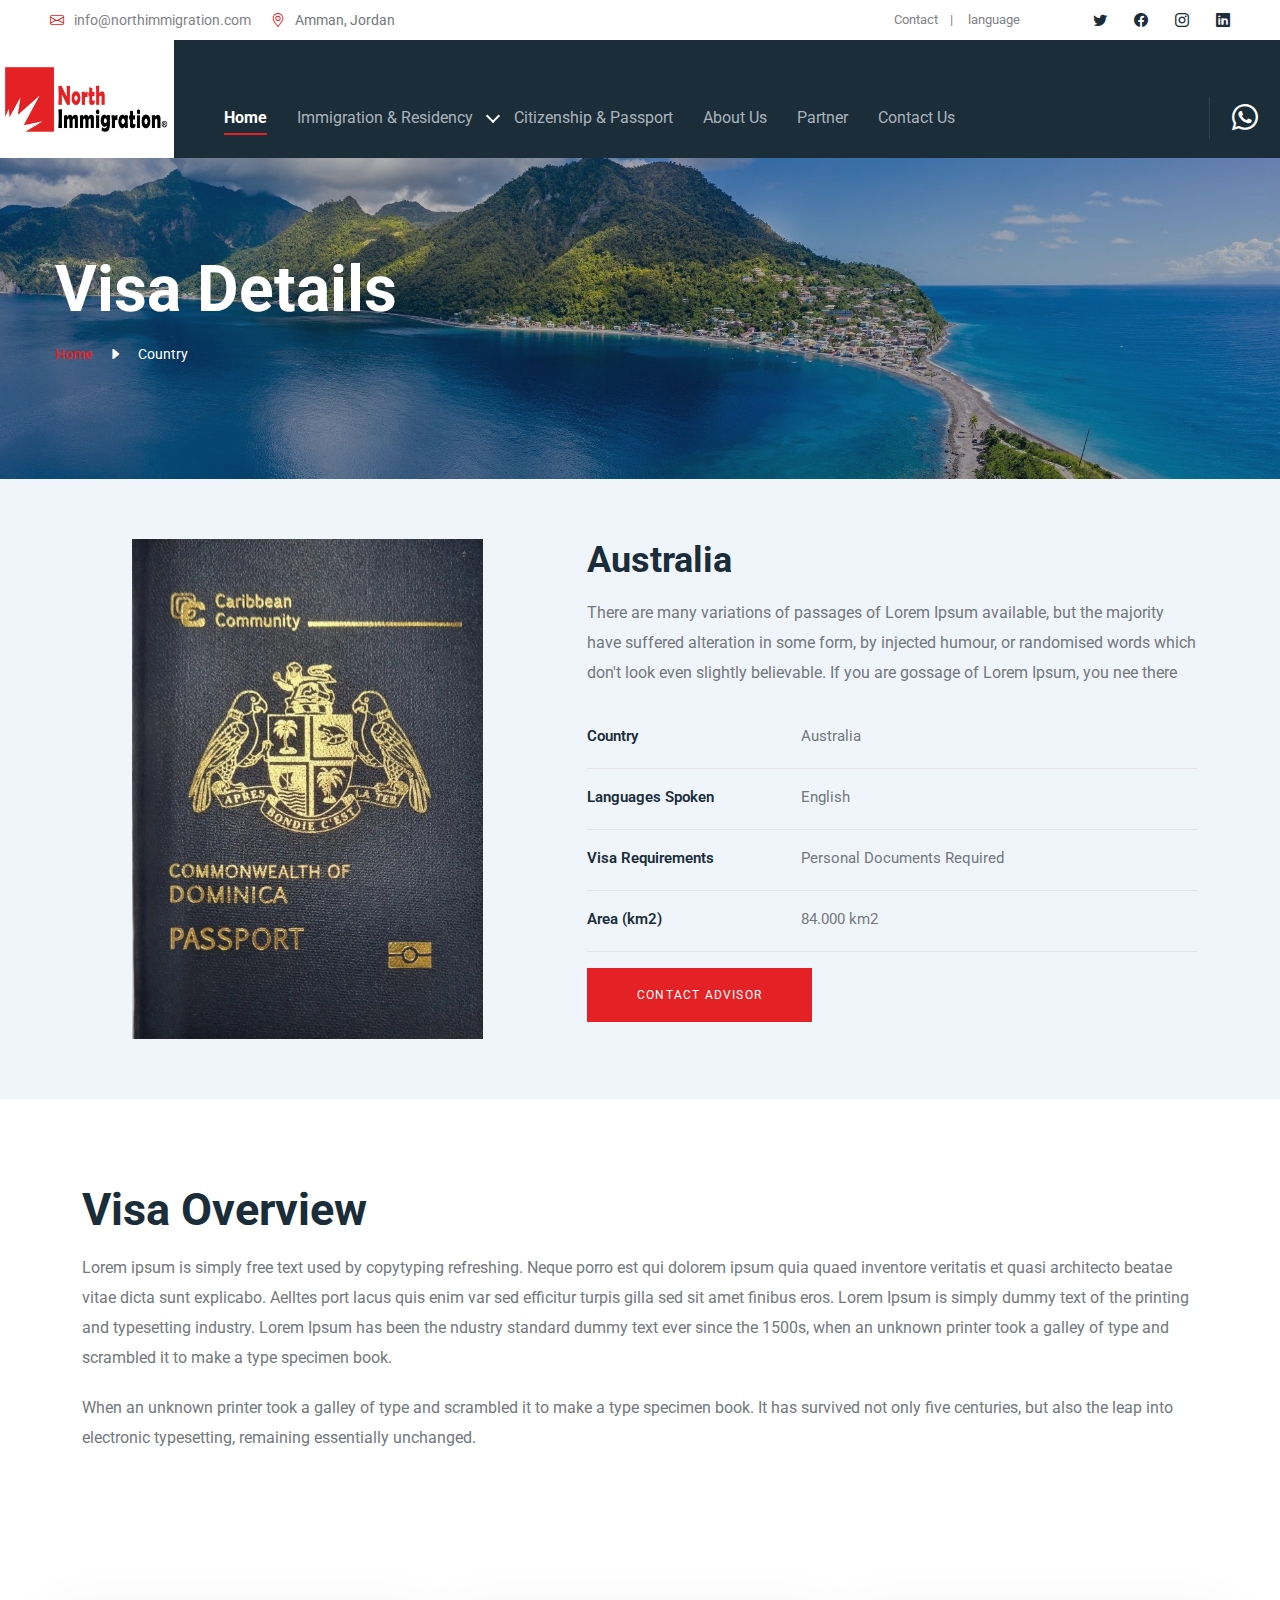
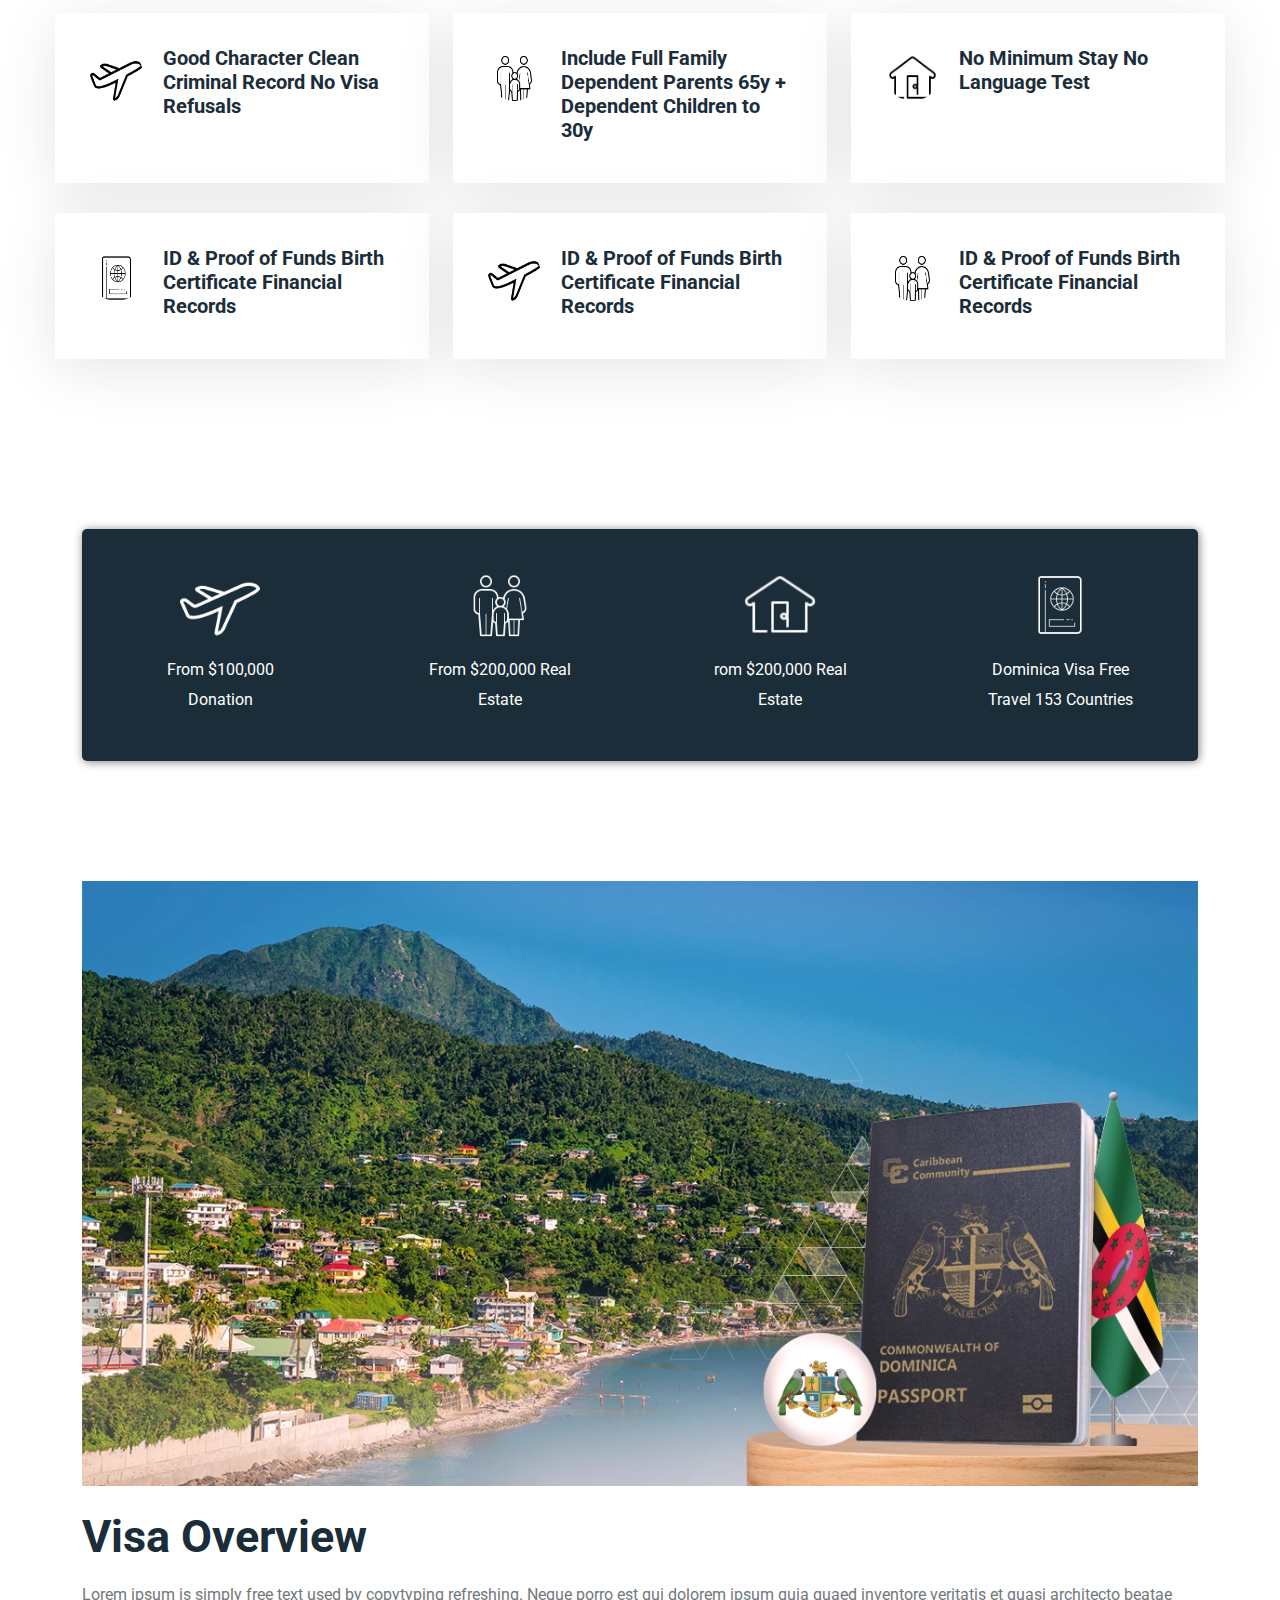
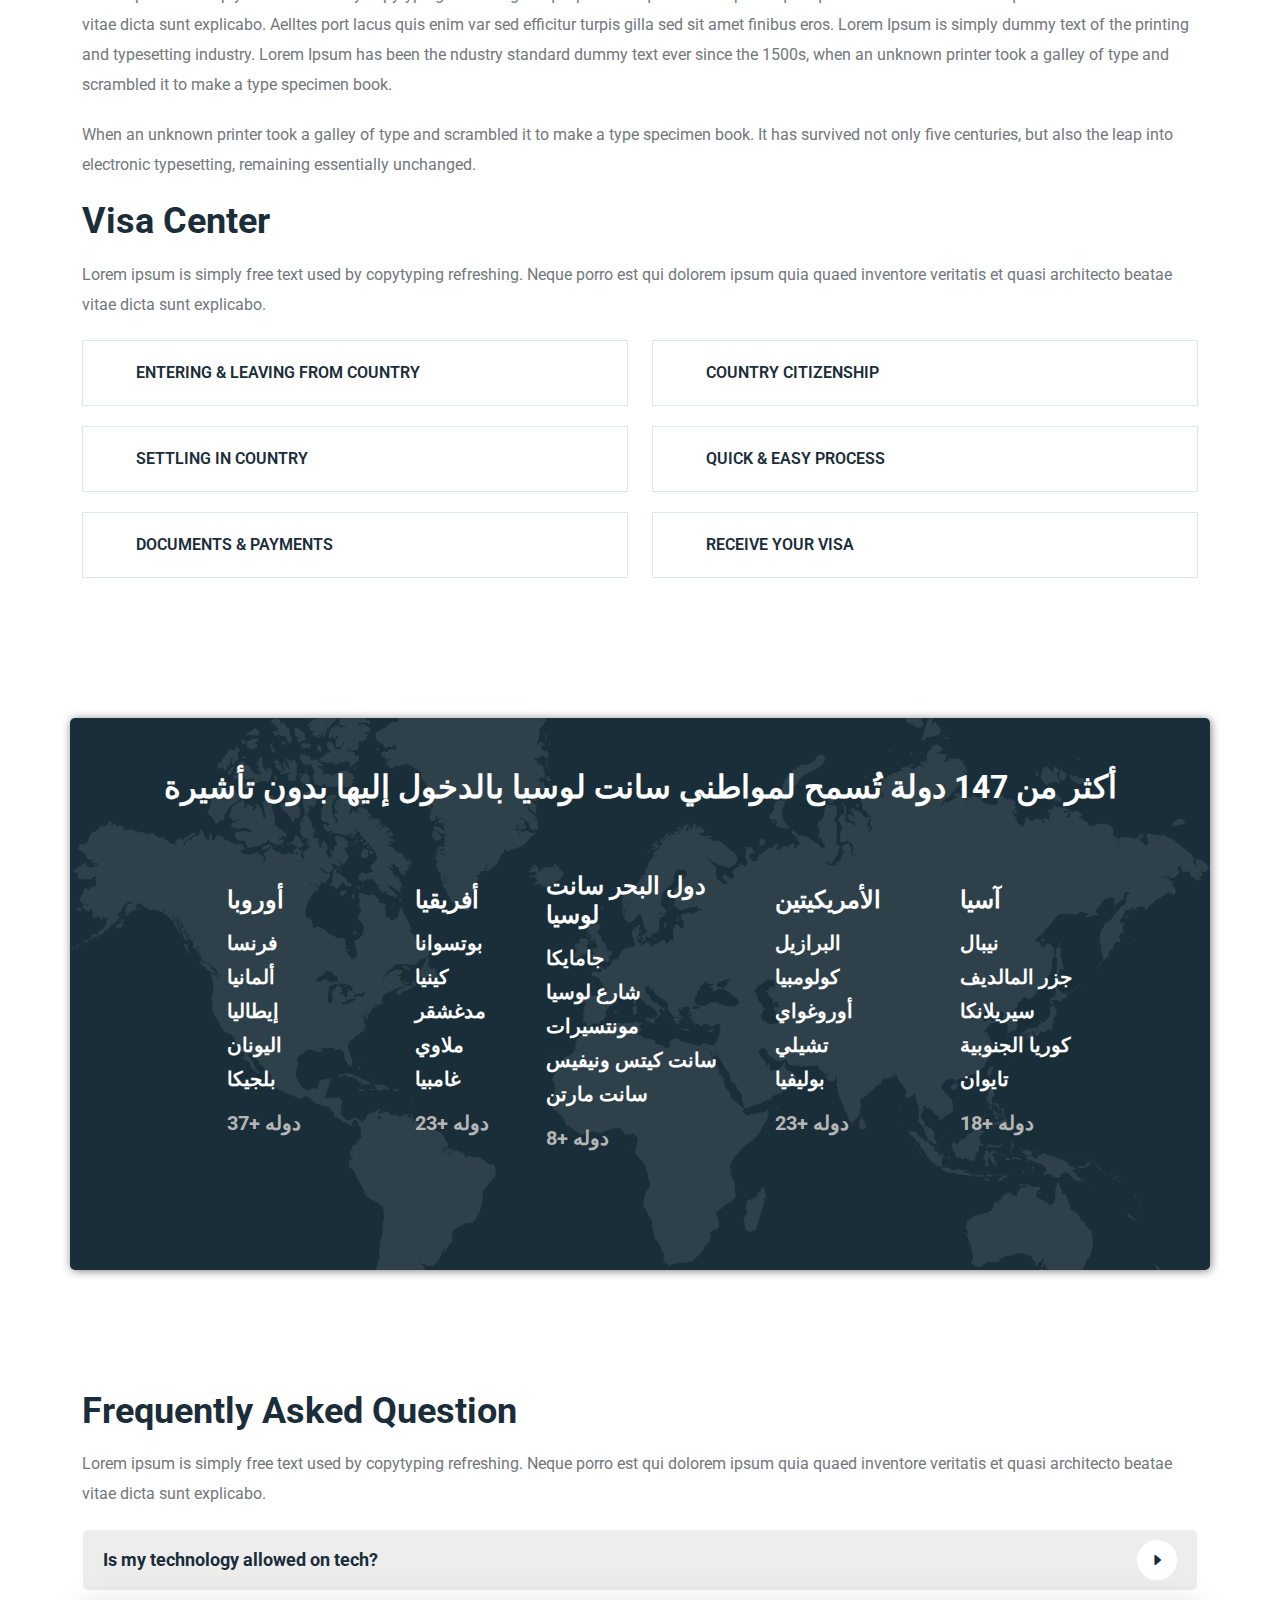
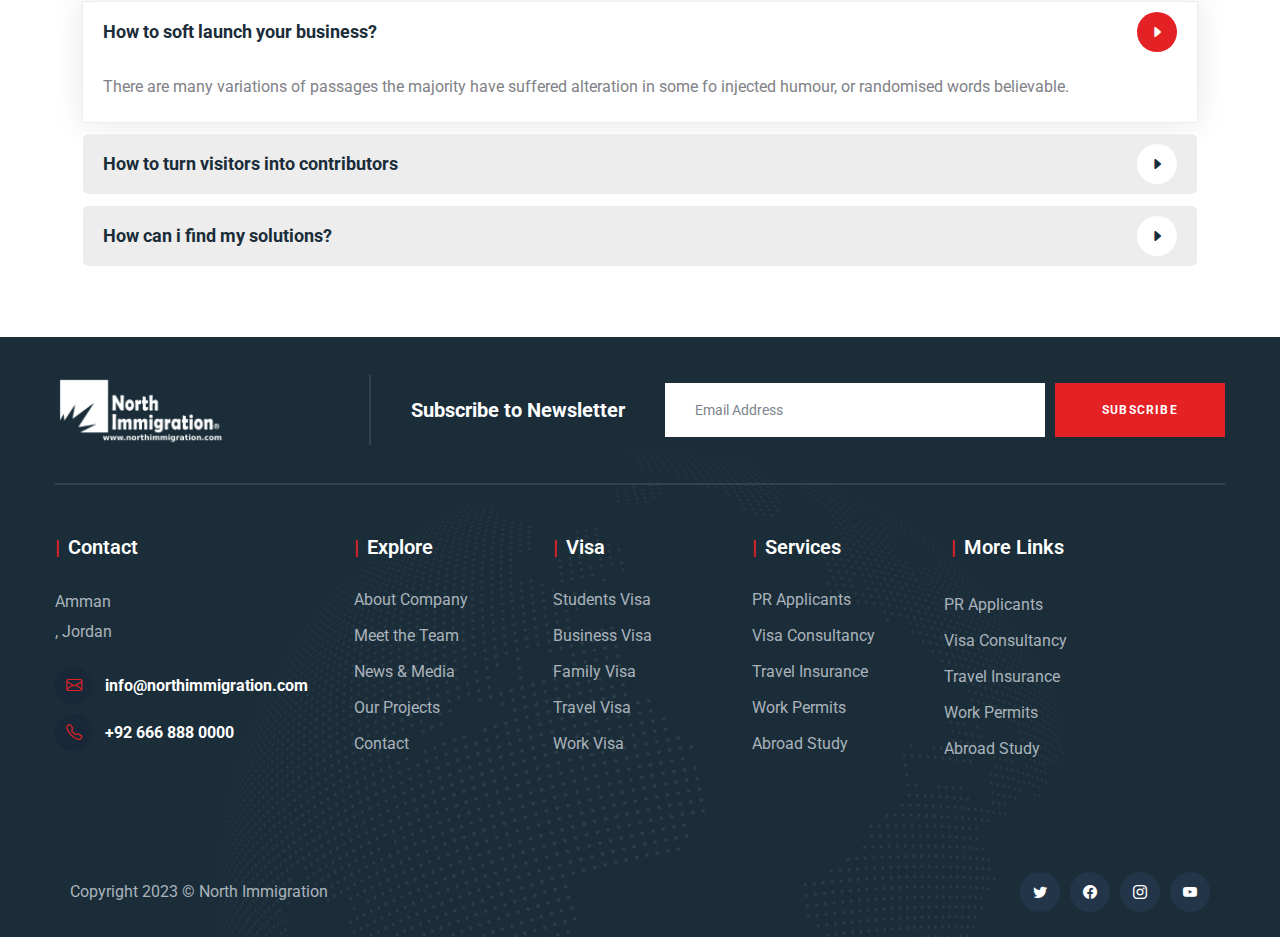
<file: internal-page.html>
<!DOCTYPE html>
<html lang="en">

<head>
    <meta charset="utf-8">
    <title>North Immigration | slogin</title>
    <meta http-equiv="X-UA-Compatible" content="IE=edge">
    <meta name="viewport" content="width=device-width, initial-scale=1.0, maximum-scale=1.0, user-scalable=0">

    <!-- Stylesheets -->
    <link href="assets/css/main/bootstrap.min.css" rel="stylesheet">
    <link rel="stylesheet" href="https://cdn.jsdelivr.net/npm/bootstrap-icons@1.10.5/font/bootstrap-icons.css">
    <link rel="stylesheet" href="https://cdn.jsdelivr.net/npm/swiper@10/swiper-bundle.min.css" />
    <link href="assets/css/style.css" rel="stylesheet">
    <link href="assets/css/main/header.css" rel="stylesheet">
    <link href="assets/css/main/footer.css" rel="stylesheet">
    <link href="assets/css/main/responsive.css" rel="stylesheet">
    <link href="assets/css/main/global.css" rel="stylesheet">
    <link href="assets/css/main/core.css" rel="stylesheet">
    <link href="assets/css/sections/about.css" rel="stylesheet">
    <link href="assets/css/sections/countries.css" rel="stylesheet">
    <link href="assets/css/sections/faq.css" rel="stylesheet">
    <link href="assets/css/sections/feature.css" rel="stylesheet">
    <link href="assets/css/sections/gallery.css" rel="stylesheet">
    <link href="assets/css/main/internal-page.css" rel="stylesheet">

    <!-- meta tag -->
    <link rel="shortcut icon" href="assets/img/main/favicon.ico" type="image/x-icon">
    <link rel="icon" href="assets/img/main/favicon.ico" type="image/x-icon">
</head>

<body>

    <div class="page-wrapper">
        <header class="main-header header-style-one">
            <!-- Header Top -->
            <div class="header-top">
                <div class="inner-container">

                    <div class="top-left">
                        <!-- Info List -->
                        <ul class="list-style-one">
                            <li><i class="bi bi-envelope"></i> <a
                                    href="mailto:info@northimmigration.com">info@northimmigration.com</a></li>
                            <li><i class="bi bi-geo-alt"></i> Amman, Jordan</li>
                        </ul>
                    </div>

                    <div class="top-right">
                        <ul class="useful-links">
                            <li><a href="#">Contact</a></li>
                            <li><a href="#">language</a></li>

                        </ul>
                    </div>
                </div>

                <div class="outer-box">
                    <ul class="social-icon-one">
                        <li><a href="#"><i class="bi bi-twitter"></i></a></li>
                        <li><a href="#"><i class="bi bi-facebook"></i></a></li>
                        <li><a href="#"><i class="bi bi-instagram"></i></a></li>
                        <li><a href="#"><i class="bi bi-linkedin"></i></a></li>
                    </ul>
                </div>
            </div>
            <!-- Header Top -->

            <!-- Header Lower -->
            <div class="header-lower">
                <!-- Main box -->
                <div class="main-box">
                    <div class="logo-box">
                        <div class="logo"><a href="index.html"><img src="assets/img/main/dark-logo.png" alt=""
                                    title="North Immigration"></a>
                        </div>
                    </div>

                    <!--Nav Box-->
                    <div class="nav-outer">
                        <nav class="nav main-menu">
                            <ul class="navigation">
                                <li class="current"><a href="index.html">Home</a>
                                </li>
                                <li class="dropdown"><a href="#">Immigration & Residency</a>
                                    <ul>
                                        <li class="dropdown"><a href="">Canada</a>
                                            <ul>
                                                <li><a href="">About Canada</a></li>
                                                <li><a href="">Express Entry Programs</a></li>
                                            </ul>
                                        </li>
                                        <li><a href="#">Australia</a></li>
                                        <li><a href="#">New Zealand</a></li>
                                        <li><a href="#">United Kingdom</a></li>
                                        <li><a href="#">United State of America</a></li>
                                        <li><a href="#">Portugal</a></li>
                                        <li><a href="#">Australia</a></li>
                                        <li><a href="#">Greece</a></li>
                                        <li><a href="#">Cyprus</a></li>
                                    </ul>
                                </li>
                                <li><a href="citizenship.html">Citizenship & Passport</a></li>
                                <li><a href="about-us.html">About Us</a></li>
                                <li><a href="partner.html">Partner</a></li>
                                <li><a href="contact-us.html">Contact Us</a></li>
                            </ul>
                        </nav>
                        <!-- Main Menu End-->
                        <div class="outer-box">


                            <div class="ui-btn-outer">
                                <a href="https://api.whatsapp.com/send?phone=+96599935797" class="ui-btn search-btn">
                                    <i class="bi bi-whatsapp"></i>
                                </a>
                            </div>

                            <a href="#" class="theme-btn btn-style-one bg-theme-color3"><span class="btn-title">Book a
                                    consultation</span></a>

                            <!-- Mobile Nav toggler -->
                            <div class="mobile-nav-toggler"><span class="bi bi-list"></span></div>
                        </div>
                    </div>
                </div>
            </div>
            <!-- End Header Lower -->

            <!-- Mobile Menu  -->
            <div class="mobile-menu">
                <div class="menu-backdrop"></div>

                <!--Here Menu Will Come Automatically Via Javascript / Same Menu as in Header-->
                <nav class="menu-box">
                    <div class="upper-box">
                        <div class="nav-logo"><a href="index.html"><img src="assets/img/main/dark-logo.png" alt=""
                                    title=""></a>
                        </div>
                        <div class="close-btn"><i class="bi bi-x-lg"></i></div>
                    </div>

                    <ul class="navigation clearfix">
                        <!--Keep This Empty / Menu will come through Javascript-->
                    </ul>
                    <ul class="contact-list-one">
                        <li>
                            <!-- Contact Info Box -->
                            <div class="contact-info-box">
                                <i class="icon lnr-icon-phone-handset"></i>
                                <span class="title">Call Now</span>
                                <a href="tel:+92880098670">+926</a>
                            </div>
                        </li>
                        <li>
                            <!-- Contact Info Box -->
                            <div class="contact-info-box">
                                <span class="icon lnr-icon-envelope1"></span>
                                <span class="title">Send Email</span>
                                <a href="mailto:help@company.com">@</a>
                            </div>
                        </li>
                        <li>
                            <!-- Contact Info Box -->
                            <div class="contact-info-box">
                                <span class="icon lnr-icon-clock"></span>
                                <span class="title">Send Email</span>
                                Mon - Sat 8:00 - 6:30, Sunday - CLOSED
                            </div>
                        </li>
                    </ul>


                    <ul class="social-links">
                        <li><a href="#"><i class="bi bi-twitter"></i></a></li>
                        <li><a href="#"><i class="bi bi-facebook"></i></a></li>
                        <li><a href="#"><i class="bi bi-instagram"></i></a></li>
                        <li><a href="#"><i class="bi bi-linkedin"></i></a></li>
                    </ul>
                </nav>
            </div><!-- End Mobile Menu -->

            <!-- Header Search -->
            <div class="search-popup">
                <span class="search-back-drop"></span>
                <button class="close-search"><span class="fa fa-times"></span></button>

                <div class="search-inner">
                    <form method="post" action="index.html">
                        <div class="form-group">
                            <input type="search" name="search-field" value="" placeholder="Search..." required="">
                            <button type="submit"><i class="fa fa-search"></i></button>
                        </div>
                    </form>
                </div>
            </div>
            <!-- End Header Search -->

            <!-- Sticky Header  -->
            <div class="sticky-header">
                <div class="auto-container">
                    <div class="inner-container">
                        <!--Logo-->
                        <div class="logo">
                            <a href="index.html" title=""><img src="assets/img/main/dark-logo.png" alt="" title=""></a>
                        </div>

                        <!--Right Col-->
                        <div class="nav-outer">
                            <!-- Main Menu -->
                            <nav class="main-menu">
                                <div class="navbar-collapse show collapse clearfix">
                                    <ul class="navigation clearfix">
                                        <!--Keep This Empty / Menu will come through Javascript-->
                                    </ul>
                                </div>
                            </nav><!-- Main Menu End-->

                            <!--Mobile Navigation Toggler-->
                            <div class="mobile-nav-toggler"><span class="bi bi-list"></span></div>
                        </div>
                    </div>
                </div>
            </div><!-- End Sticky Menu -->
        </header>
        <section class="page-title"
            style="background-image: url(assets/img//internal-page/Dominica-Citizenship-by-Investment-e1670432158506.jpg);">
            <div class="auto-container">
                <div class="title-outer">
                    <h1 class="title">Visa Details</h1>
                    <ul class="page-breadcrumb">
                        <li><a href="index.html">Home</a><i class="bi bi-caret-right-fill"></i></li>
                        <li>Country</li>
                    </ul>
                </div>
            </div>
        </section>
        <section class="country-details">
            <div class="container">
                <div class="row">
                    <div class="col-lg-5 col-md-12">
                        <div class="country-details__img"> <img src="assets/img/internal-page/dominicapassport.webp"
                                alt=""> </div>
                    </div>
                    <div class="col-lg-7 col-md-12">
                        <div class="country-content">
                            <h3>Australia</h3>
                            <p>There are many variations of passages of Lorem Ipsum available, but the majority have
                                suffered alteration in some form, by injected humour, or randomised words which don't
                                look even slightly believable. If you are gossage of Lorem Ipsum, you nee there</p>
                            <ul class="country-details-list">
                                <li>
                                    <span>Country</span>
                                    <span>Australia</span>
                                </li>
                                <li>
                                    <span>Languages Spoken</span>
                                    <span>English</span>
                                </li>
                                <li>
                                    <span>Visa Requirements</span>
                                    <span>Personal Documents Required</span>
                                </li>
                                <li>
                                    <span>Area (km2)</span>
                                    <span>84.000 km2</span>
                                </li>
                            </ul>
                            <div class="mt-3">
                                <a href="contact-us.html" class="theme-btn btn-style-one">Contact Advisor</a>
                            </div>
                        </div>
                    </div>
                </div>
            </div>
        </section>
        <section class="services-details">
            <div class="container">
                <div class="row">
                    <div class="col-xl-12 col-lg-12">
                        <div class="services-details__content"> 
                            <h2 class="mt-4">Visa Overview</h2>
                            <p>Lorem ipsum is simply free text used by copytyping refreshing. Neque porro est qui
                                dolorem ipsum quia quaed inventore veritatis et quasi architecto beatae vitae dicta sunt
                                explicabo. Aelltes port lacus quis enim var sed efficitur turpis gilla sed sit amet
                                finibus eros. Lorem Ipsum is simply dummy text of the printing and typesetting industry.
                                Lorem Ipsum has been the ndustry standard dummy text ever since the 1500s, when an
                                unknown printer took a galley of type and scrambled it to make a type specimen book.</p>
                            <p>When an unknown printer took a galley of type and scrambled it to make a type specimen
                                book. It has survived not only five centuries, but also the leap into electronic
                                typesetting, remaining essentially unchanged. </p> 
                        </div>
                    </div>
                </div>
            </div>
        </section>
        <section class="countries-section-three">
            <div class="anim-icons">
                <span class="icon icon-object-1"></span>
            </div>
            <div class="outer-box">
                <div class="auto-container">
                    <div class="row">
                        <div class="country-block-three col-lg-4 col-md-6 col-sm-12">
                            <div class="inner-box">
                                <div class="content">
                                    <div class="flag"><img src="assets/img/internal-page/icons8-airplane-100.png" class="flag-icon-mini" alt=""></div>
                                    <h5 class="title">Good Character
                                        Clean Criminal Record
                                        No Visa Refusals </h5>
                                </div>
                            </div>
                        </div>
                        <div class="country-block-three col-lg-4 col-md-6 col-sm-12">
                            <div class="inner-box">
                                <div class="content">
                                    <div class="flag"><img src="assets/img/internal-page/icons8-family-100.png" class="flag-icon-mini" alt=""></div>
                                    <h5 class="title"> Include Full Family
                                        Dependent Parents 65y +
                                        Dependent Children to 30y</h5>
                                </div>
                            </div>
                        </div>
                        <div class="country-block-three col-lg-4 col-md-6 col-sm-12">
                            <div class="inner-box">
                                <div class="content">
                                    <div class="flag"><img src="assets/img/internal-page/icons8-home-64.png" class="flag-icon-mini" alt=""></div>
                                    <h5 class="title">No Minimum Stay
                                        No Language Test</h5>
                                </div>
                            </div>
                        </div>
                        <div class="country-block-three col-lg-4 col-md-6 col-sm-12">
                            <div class="inner-box">
                                <div class="content">
                                    <div class="flag"><img src="assets/img/internal-page/icons8-passport-100.png" class="flag-icon-mini" alt=""></div>
                                    <h5 class="title">ID & Proof of Funds
                                        Birth Certificate
                                        Financial Records</h5>
                                </div>
                            </div>
                        </div>
                        <div class="country-block-three col-lg-4 col-md-6 col-sm-12">
                            <div class="inner-box">
                                <div class="content">
                                    <div class="flag"><img src="assets/img/internal-page/icons8-airplane-100.png" class="flag-icon-mini" alt=""></div>
                                    <h5 class="title">ID & Proof of Funds
                                        Birth Certificate
                                        Financial Records</h5>
                                </div>
                            </div>
                        </div>
                        <div class="country-block-three col-lg-4 col-md-6 col-sm-12">
                            <div class="inner-box">
                                <div class="content">
                                    <div class="flag"><img src="assets/img/internal-page/icons8-family-100.png" class="flag-icon-mini" alt=""></div>
                                    <h5 class="title">ID & Proof of Funds
                                        Birth Certificate
                                        Financial Records</h5>
                                </div>
                            </div>
                        </div>
                    </div>
                </div>
            </div>
        </section>
        <section>
            <div class="container">
                <div class="block icon-items-list ">
                    <div class="row pt-3 pb-3">
                        <div class="list col-lg-3 col-md-3 col-sm-6 "> <img
                                src="assets/img/internal-page/icons8-airplane-100.png" class="internal-icon" alt="">
                            <p >From $100,000 Donation </p>
                        </div>
                        <div class="list col-lg-3 col-md-3 col-sm-6 "> <img
                                src="assets/img/internal-page/icons8-family-100.png" class="internal-icon" alt="">
                            <p >From $200,000 Real Estate </p>
                        </div>
                        <div class="list col-lg-3 col-md-3 col-sm-6 "> <img
                                src="assets/img/internal-page/icons8-home-64.png" class="internal-icon" alt="">
                            <p >rom $200,000 Real Estate</p>
                        </div>
                        <div class="list col-lg-3 col-md-3 col-sm-6 "> <img
                                src="assets/img/internal-page/icons8-passport-100.png" class="internal-icon" alt="">
                            <p >Dominica Visa Free Travel 153 Countries </p>
                        </div>
                    </div>
                </div>
            </div>

        </section>
        <section class="services-details">
            <div class="container">
                <div class="row">
                    <div class="col-xl-12 col-lg-12">
                        <div class="services-details__content">
                            <img src="assets/img/banner/dominica.webp" alt="" />
                            <h2 class="mt-4">Visa Overview</h2>
                            <p>Lorem ipsum is simply free text used by copytyping refreshing. Neque porro est qui
                                dolorem ipsum quia quaed inventore veritatis et quasi architecto beatae vitae dicta sunt
                                explicabo. Aelltes port lacus quis enim var sed efficitur turpis gilla sed sit amet
                                finibus eros. Lorem Ipsum is simply dummy text of the printing and typesetting industry.
                                Lorem Ipsum has been the ndustry standard dummy text ever since the 1500s, when an
                                unknown printer took a galley of type and scrambled it to make a type specimen book.</p>
                            <p>When an unknown printer took a galley of type and scrambled it to make a type specimen
                                book. It has survived not only five centuries, but also the leap into electronic
                                typesetting, remaining essentially unchanged. </p>
                            <div class="content mt-40">
                                <div class="text">
                                    <h3>Visa Center</h3>
                                    <p>Lorem ipsum is simply free text used by copytyping refreshing. Neque porro est
                                        qui dolorem ipsum quia quaed inventore veritatis et quasi architecto beatae
                                        vitae dicta sunt explicabo.</p>
                                </div>
                                <div class="feature-list">
                                    <div class="row clearfix">
                                        <div class="col-lg-6 col-md-6 col-sm-12 column">
                                            <div class="single-item">
                                                <div class="icon-box"></div>
                                                <h6 class="title">Entering & Leaving From Country</h6>
                                            </div>
                                        </div>
                                        <div class="col-lg-6 col-md-6 col-sm-12 column">
                                            <div class="single-item">
                                                <div class="icon-box"><i class="fas fa-check-circle"></i></div>
                                                <h6 class="title">Country Citizenship</h6>
                                            </div>
                                        </div>
                                        <div class="col-lg-6 col-md-6 col-sm-12 column">
                                            <div class="single-item">
                                                <div class="icon-box"><i class="fas fa-check-circle"></i></div>
                                                <h6 class="title">Settling In Country</h6>
                                            </div>
                                        </div>
                                        <div class="col-lg-6 col-md-6 col-sm-12 column">
                                            <div class="single-item">
                                                <div class="icon-box"><i class="fas fa-check-circle"></i></div>
                                                <h6 class="title">Quick & Easy Process</h6>
                                            </div>
                                        </div>
                                        <div class="col-lg-6 col-md-6 col-sm-12 column">
                                            <div class="single-item">
                                                <div class="icon-box"><i class="fas fa-check-circle"></i></div>
                                                <h6 class="title">Documents & Payments</h6>
                                            </div>
                                        </div>
                                        <div class="col-lg-6 col-md-6 col-sm-12 column">
                                            <div class="single-item">
                                                <div class="icon-box"><i class="fas fa-check-circle"></i></div>
                                                <h6 class="title">Receive Your Visa</h6>
                                            </div>
                                        </div>
                                    </div>
                                </div>
                            </div>

                        </div>
                    </div>
                </div>
            </div>
        </section>
        <section class="open-country">
            <div class="container">
                <div class="row">
                    <div class="country-list-main"
                        style="background-image:url(assets/img/internal-page/country-bg.png);">
                        <div class="title-head">
                            <h2>أكثر من 147 دولة تُسمح لمواطني سانت لوسيا بالدخول إليها بدون تأشيرة</h2>
                        </div>
                        <div class="country-list-visa">
                            <div class="country-visa">
                                <h4>أوروبا</h4>
                                <div>
                                    <h5>فرنسا</h5>
                                    <h5>ألمانيا</h5>
                                    <h5>إيطاليا</h5>
                                    <h5>اليونان</h5>
                                    <h5>بلجيكا</h5>
                                    <h5> دوله +37 </h5>
                                </div>
                            </div>
                            <div class="country-visa">
                                <h4>أفريقيا</h4>
                                <div>
                                    <h5>بوتسوانا</h5>
                                    <h5>كينيا</h5>
                                    <h5>مدغشقر</h5>
                                    <h5>ملاوي</h5>
                                    <h5>غامبيا</h5>
                                    <h5> دوله +23 </h5>
                                </div>
                            </div>
                            <div class="country-visa">
                                <h4> دول البحر سانت لوسيا </h4>
                                <div>
                                    <h5>جامايكا</h5>
                                    <h5> شارع لوسيا</h5>
                                    <h5>مونتسيرات</h5>
                                    <h5> سانت كيتس ونيفيس</h5>
                                    <h5> سانت مارتن</h5>
                                    <h5> دوله +8 </h5>
                                </div>
                            </div>
                            <div class="country-visa">
                                <h4>الأمريكيتين</h4>
                                <div>
                                    <h5>البرازيل</h5>
                                    <h5>كولومبيا</h5>
                                    <h5>أوروغواي</h5>
                                    <h5>تشيلي</h5>
                                    <h5>بوليفيا</h5>
                                    <h5> دوله +23 </h5>
                                </div>
                            </div>
                            <div class="country-visa">
                                <h4>آسيا</h4>
                                <div>
                                    <h5>نيبال</h5>
                                    <h5>جزر المالديف</h5>
                                    <h5>سيريلانكا</h5>
                                    <h5> كوريا الجنوبية
                                    </h5>
                                    <h5>تايوان</h5>
                                    <h5> دوله +18 </h5>
                                </div>
                            </div>
                        </div>
                    </div>
                </div>
            </div>
        </section>
        <section>
            <div class="container">
                <div class="row">
                    <div class=" mt-25">
                        <h3>Frequently Asked Question</h3>
                        <p>Lorem ipsum is simply free text used by copytyping refreshing. Neque porro est qui
                            dolorem ipsum quia quaed inventore veritatis et quasi architecto beatae vitae dicta
                            sunt explicabo.</p>
                        <ul class="accordion-box wow fadeInRight">
                            <!--Block-->
                            <li class="accordion block">
                                <div class="acc-btn">Is my technology allowed on tech?
                                    <div class="icon bi bi-caret-right-fill"></div>
                                </div>
                                <div class="acc-content">
                                    <div class="content">
                                        <div class="text">There are many variations of passages the majority
                                            have suffered alteration in some fo injected humour, or randomised
                                            words believable.</div>
                                    </div>
                                </div>
                            </li>
                            <!--Block-->
                            <li class="accordion block active-block">
                                <div class="acc-btn active">How to soft launch your business?
                                    <div class="icon bi bi-caret-right-fill"></div>
                                </div>
                                <div class="acc-content current">
                                    <div class="content">
                                        <div class="text">There are many variations of passages the majority
                                            have suffered alteration in some fo injected humour, or randomised
                                            words believable.</div>
                                    </div>
                                </div>
                            </li>
                            <!--Block-->
                            <li class="accordion block">
                                <div class="acc-btn">How to turn visitors into contributors
                                    <div class="icon bi bi-caret-right-fill"></div>
                                </div>
                                <div class="acc-content">
                                    <div class="content">
                                        <div class="text">There are many variations of passages the majority
                                            have suffered alteration in some fo injected humour, or randomised
                                            words believable.</div>
                                    </div>
                                </div>
                            </li>
                            <!--Block-->
                            <li class="accordion block">
                                <div class="acc-btn">How can i find my solutions?
                                    <div class="icon bi bi-caret-right-fill"></div>
                                </div>
                                <div class="acc-content">
                                    <div class="content">
                                        <div class="text">There are many variations of passages the majority
                                            have suffered alteration in some fo injected humour, or randomised
                                            words believable.</div>
                                    </div>
                                </div>
                            </li>
                        </ul>
                    </div>
                </div>
            </div>
        </section>
        <footer class="main-footer">
            <div class="auto-container">
                <div class="upper-box">
                    <div class="logo"><a href="index.html"><img src="assets/img/main/light-logo.png" alt=""></a></div>
                    <div class="subscribe-form">
                        <h5 class="title">Subscribe to Newsletter</h5>
                        <form method="post" action="#">
                            <div class="form-group">
                                <input type="email" name="email" class="email" value="" placeholder="Email Address"
                                    required="">
                                <button type="button" class="theme-btn btn-style-one"><span
                                        class="btn-title">Subscribe</span></button>
                            </div>
                        </form>
                    </div>
                </div>
            </div>

            <!--Widgets Section-->
            <div class="widgets-section">
                <div class="auto-container">
                    <div class="row">
                        <!--Footer Column-->
                        <div class="footer-column col-xl-3 col-lg-4">
                            <div class="footer-widget about-widget">
                                <h5 class="widget-title">Contact</h5>
                                <div class="text">Amman <br>, Jordan</div>
                                <ul class="contact-info">
                                    <li><i class="bi bi-envelope"></i> <a
                                            href="mailto:info@northimmigration.com">info@northimmigration.com</a><br>
                                    </li>
                                    <li><i class="bi bi-telephone"></i> <a href="tel:+926668880000">+92 666 888
                                            0000</a><br></li>
                                </ul>
                            </div>
                        </div>

                        <!--Footer Column-->
                        <div class="footer-column col-xl-6 col-lg-8 col-md-12 mb-0">
                            <div class="footer-widget links-widget">
                                <div class="row">
                                    <div class="col-lg-4 col-md-4 col-sm-12">
                                        <h5 class="widget-title">Explore</h5>
                                        <ul class="user-links">
                                            <li><a href="#">About Company</a></li>
                                            <li><a href="#">Meet the Team</a></li>
                                            <li><a href="#">News & Media</a></li>
                                            <li><a href="#">Our Projects</a></li>
                                            <li><a href="#">Contact</a></li>
                                        </ul>
                                    </div>

                                    <div class="col-lg-4 col-md-4 col-sm-12">
                                        <h5 class="widget-title">Visa</h5>
                                        <ul class="user-links">
                                            <li><a href="#">Students Visa</a></li>
                                            <li><a href="#">Business Visa</a></li>
                                            <li><a href="#">Family Visa</a></li>
                                            <li><a href="#">Travel Visa</a></li>
                                            <li><a href="#">Work Visa</a></li>
                                        </ul>
                                    </div>

                                    <div class="col-lg-4 col-md-4 col-sm-12">
                                        <h5 class="widget-title">Services</h5>
                                        <ul class="user-links">
                                            <li><a href="#">PR Applicants</a></li>
                                            <li><a href="#">Visa Consultancy</a></li>
                                            <li><a href="#">Travel Insurance</a></li>
                                            <li><a href="#">Work Permits</a></li>
                                            <li><a href="#">Abroad Study</a></li>
                                        </ul>
                                    </div>
                                </div>
                            </div>
                        </div>

                        <!--Footer Column-->
                        <div class="footer-column col-xl-3 col-lg-4 col-md-6">
                            <div class="footer-widget gallery-widget">
                                <h5 class="widget-title">More Links</h5>
                                <div class="widget-content">
                                    <div class="outer clearfix">
                                        <ul class="user-links">
                                            <li><a href="#">PR Applicants</a></li>
                                            <li><a href="#">Visa Consultancy</a></li>
                                            <li><a href="#">Travel Insurance</a></li>
                                            <li><a href="#">Work Permits</a></li>
                                            <li><a href="#">Abroad Study</a></li>
                                        </ul>
                                    </div>
                                </div>
                            </div>
                        </div>
                    </div>
                </div>
            </div>

            <!--Footer Bottom-->
            <div class="footer-bottom">
                <div class="auto-container">
                    <div class="inner-container">
                        <div class="copyright-text">Copyright 2023 &copy; <a
                                href="https://www.northimmigration.com/">North Immigration</a>
                        </div>

                        <ul class="social-icon-two">
                            <li><a href="https://twitter.com/northmigration" target="_blank"><i
                                        class="bi bi-twitter"></i></a></li>
                            <li><a href="https://www.facebook.com/Northimmigration/" target="_blank"><i
                                        class="bi bi-facebook"></i></a></li>
                            <li><a href="https://www.instagram.com/northimmigration/" target="_blank"><i
                                        class="bi bi-instagram"></i></a></li>
                            <!-- <li><a href="#" target="_blank"><i class="bi bi-linkedin"></i></a></li> -->
                            <li><a href="https://www.youtube.com/channel/UCjCWO4H3zpxHn9dFxIdC1DQ" target="_blank"><i
                                        class="bi bi-youtube"></i></a></li>
                        </ul>
                    </div>
                </div>
            </div>
        </footer>
    </div>
    <div class="scroll-to-top scroll-to-target" data-target="html"><i class="bi bi-caret-up-fill"></i></div>
    <script src="https://cdn.jsdelivr.net/npm/swiper@10/swiper-bundle.min.js"></script>
    <script src="assets/js/jquery.js"></script>
    <script src="assets/js/bootstrap.min.js"></script>
    <script src="assets/js/owl.js"></script>
    <script src="assets/js/script.js"></script>
    <script src="assets/js/main.js"></script>
    <script>
        const swiper = new Swiper('.swiper', {
            direction: 'vertical',
            loop: true,
            navigation: {
                nextEl: '.swiper-button-next',
                prevEl: '.swiper-button-prev',
            }
        });
    </script>
</body>

</html>
</file>
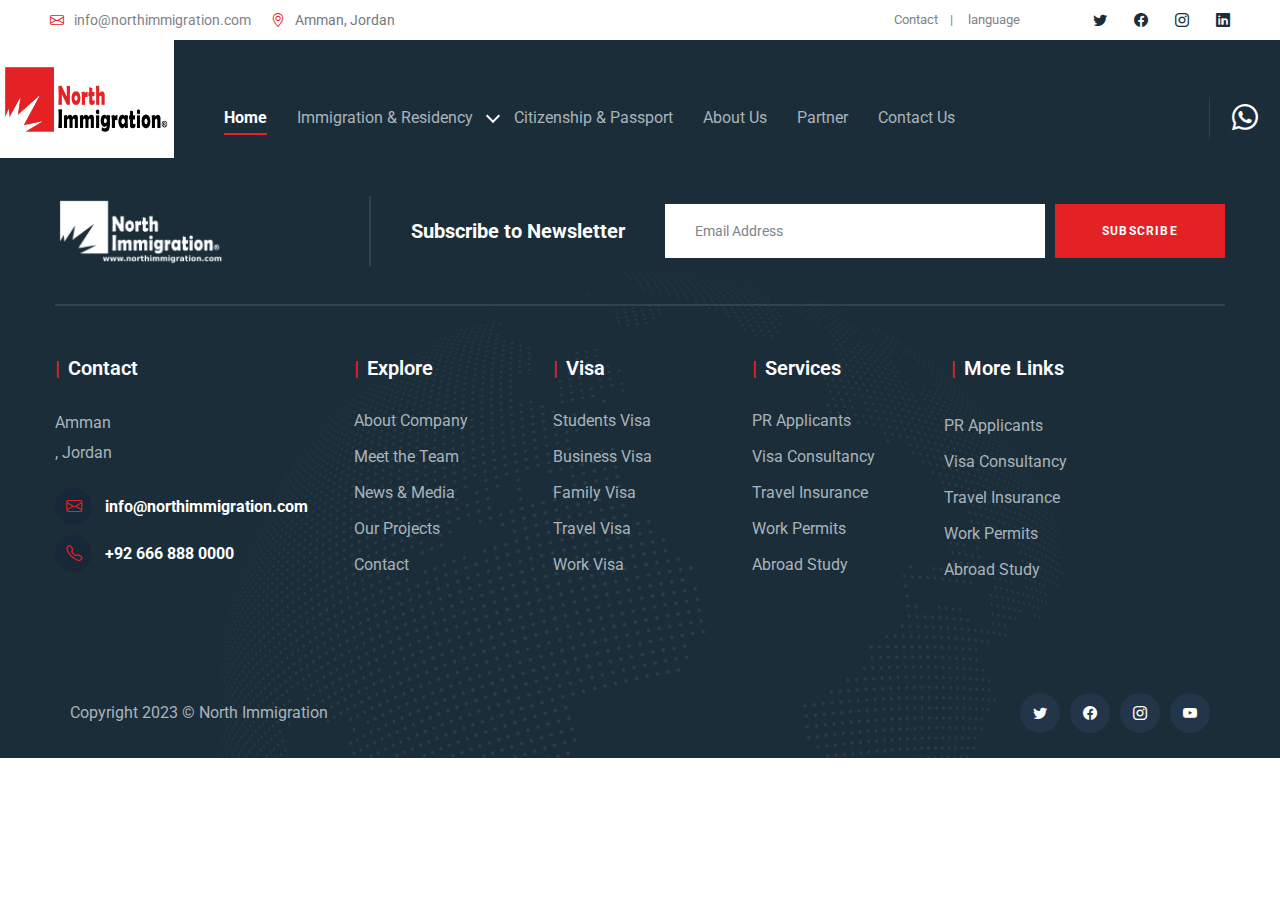
<file: main-template.html>
<!DOCTYPE html>
<html lang="en">

<head>
    <meta charset="utf-8">
    <title>North Immigration | slogin</title>
    <meta http-equiv="X-UA-Compatible" content="IE=edge">
    <meta name="viewport" content="width=device-width, initial-scale=1.0, maximum-scale=1.0, user-scalable=0">

    <!-- Stylesheets -->
    <link href="assets/css/main/bootstrap.min.css" rel="stylesheet">
    <link rel="stylesheet" href="https://cdn.jsdelivr.net/npm/bootstrap-icons@1.10.5/font/bootstrap-icons.css">
    <link rel="stylesheet" href="https://cdn.jsdelivr.net/npm/swiper@10/swiper-bundle.min.css" />
    <link href="assets/css/style.css" rel="stylesheet">
    <link href="assets/css/main/header.css" rel="stylesheet">
    <link href="assets/css/main/footer.css" rel="stylesheet">
    <link href="assets/css/main/responsive.css" rel="stylesheet">
    <link href="assets/css/main/global.css" rel="stylesheet">
    <link href="assets/css/main/core.css" rel="stylesheet">
    <link href="assets/css/sections/about.css" rel="stylesheet">
    <link href="assets/css/sections/countries.css" rel="stylesheet">
    <link href="assets/css/sections/faq.css" rel="stylesheet">
    <link href="assets/css/sections/feature.css" rel="stylesheet">
    <link href="assets/css/sections/gallery.css" rel="stylesheet">

    <!-- meta tag -->
    <link rel="shortcut icon" href="assets/img/main/favicon.ico" type="image/x-icon">
    <link rel="icon" href="assets/img/main/favicon.ico" type="image/x-icon">
</head>

<body>

    <div class="page-wrapper">

        <!-- Preloader -->
        <!-- <div class="preloader"></div> -->

       
        <header class="main-header header-style-one">
            <!-- Header Top -->
            <div class="header-top">
                <div class="inner-container">

                    <div class="top-left">
                        <!-- Info List -->
                        <ul class="list-style-one">
                            <li><i class="bi bi-envelope"></i> <a
                                    href="mailto:info@northimmigration.com">info@northimmigration.com</a></li>
                            <li><i class="bi bi-geo-alt"></i> Amman, Jordan</li>
                        </ul>
                    </div>

                    <div class="top-right">
                        <ul class="useful-links">
                            <li><a href="#">Contact</a></li>
                            <li><a href="#">language</a></li>

                        </ul>
                    </div>
                </div>

                <div class="outer-box">
                    <ul class="social-icon-one">
                        <li><a href="#"><i class="bi bi-twitter"></i></a></li>
                        <li><a href="#"><i class="bi bi-facebook"></i></a></li>
                        <li><a href="#"><i class="bi bi-instagram"></i></a></li>
                        <li><a href="#"><i class="bi bi-linkedin"></i></a></li>
                    </ul>
                </div>
            </div>
            <!-- Header Top -->

            <!-- Header Lower -->
            <div class="header-lower">
                <!-- Main box -->
                <div class="main-box">
                    <div class="logo-box">
                        <div class="logo"><a href="index.html"><img src="assets/img/main/dark-logo.png" alt=""
                                    title="North Immigration"></a>
                        </div>
                    </div>

                    <!--Nav Box-->
                    <div class="nav-outer">
                        <nav class="nav main-menu">
                            <ul class="navigation">
                                <li class="current"><a href="index.html">Home</a>
                                </li>
                                <li class="dropdown"><a href="#">Immigration & Residency</a>
                                    <ul>
                                        <li class="dropdown"><a href="">Canada</a>
                                            <ul>
                                                <li><a href="">About Canada</a></li>
                                                <li><a href="">Express Entry Programs</a></li>
                                            </ul>
                                        </li>
                                        <li><a href="#">Australia</a></li>
                                        <li><a href="#">New Zealand</a></li>
                                        <li><a href="#">United Kingdom</a></li>
                                        <li><a href="#">United State of America</a></li>
                                        <li><a href="#">Portugal</a></li>
                                        <li><a href="#">Australia</a></li>
                                        <li><a href="#">Greece</a></li>
                                        <li><a href="#">Cyprus</a></li>
                                    </ul>
                                </li>
                                <li><a href="citizenship.html">Citizenship & Passport</a></li>
                                <li><a href="about-us.html">About Us</a></li>
                                <li><a href="partner.html">Partner</a></li>
                                <li><a href="contact-us.html">Contact Us</a></li>
                            </ul>
                        </nav>
                        <!-- Main Menu End-->
                        <div class="outer-box">


                            <div class="ui-btn-outer">
                                <a href="https://api.whatsapp.com/send?phone=+96599935797" class="ui-btn search-btn">
                                    <i class="bi bi-whatsapp"></i>
                                </a>
                            </div>

                            <a href="#" class="theme-btn btn-style-one bg-theme-color3"><span class="btn-title">Book a
                                    consultation</span></a>

                            <!-- Mobile Nav toggler -->
                            <div class="mobile-nav-toggler"><span class="bi bi-list"></span></div>
                        </div>
                    </div>
                </div>
            </div>
            <!-- End Header Lower -->

            <!-- Mobile Menu  -->
            <div class="mobile-menu">
                <div class="menu-backdrop"></div>

                <!--Here Menu Will Come Automatically Via Javascript / Same Menu as in Header-->
                <nav class="menu-box">
                    <div class="upper-box">
                        <div class="nav-logo"><a href="index.html"><img src="assets/img/main/dark-logo.png" alt=""
                                    title=""></a>
                        </div>
                        <div class="close-btn"><i class="bi bi-x-lg"></i></div>
                    </div>

                    <ul class="navigation clearfix">
                        <!--Keep This Empty / Menu will come through Javascript-->
                    </ul>
                    <ul class="contact-list-one">
                        <li>
                            <!-- Contact Info Box -->
                            <div class="contact-info-box">
                                <i class="icon lnr-icon-phone-handset"></i>
                                <span class="title">Call Now</span>
                                <a href="tel:+92880098670">+926</a>
                            </div>
                        </li>
                        <li>
                            <!-- Contact Info Box -->
                            <div class="contact-info-box">
                                <span class="icon lnr-icon-envelope1"></span>
                                <span class="title">Send Email</span>
                                <a href="mailto:help@company.com">@</a>
                            </div>
                        </li>
                        <li>
                            <!-- Contact Info Box -->
                            <div class="contact-info-box">
                                <span class="icon lnr-icon-clock"></span>
                                <span class="title">Send Email</span>
                                Mon - Sat 8:00 - 6:30, Sunday - CLOSED
                            </div>
                        </li>
                    </ul>


                    <ul class="social-links">
                        <li><a href="#"><i class="bi bi-twitter"></i></a></li>
                        <li><a href="#"><i class="bi bi-facebook"></i></a></li>
                        <li><a href="#"><i class="bi bi-instagram"></i></a></li>
                        <li><a href="#"><i class="bi bi-linkedin"></i></a></li>
                    </ul>
                </nav>
            </div><!-- End Mobile Menu -->

            <!-- Header Search -->
            <div class="search-popup">
                <span class="search-back-drop"></span>
                <button class="close-search"><span class="fa fa-times"></span></button>

                <div class="search-inner">
                    <form method="post" action="index.html">
                        <div class="form-group">
                            <input type="search" name="search-field" value="" placeholder="Search..." required="">
                            <button type="submit"><i class="fa fa-search"></i></button>
                        </div>
                    </form>
                </div>
            </div>
            <!-- End Header Search -->

            <!-- Sticky Header  -->
            <div class="sticky-header">
                <div class="auto-container">
                    <div class="inner-container">
                        <!--Logo-->
                        <div class="logo">
                            <a href="index.html" title=""><img src="assets/img/main/dark-logo.png" alt="" title=""></a>
                        </div>

                        <!--Right Col-->
                        <div class="nav-outer">
                            <!-- Main Menu -->
                            <nav class="main-menu">
                                <div class="navbar-collapse show collapse clearfix">
                                    <ul class="navigation clearfix">
                                        <!--Keep This Empty / Menu will come through Javascript-->
                                    </ul>
                                </div>
                            </nav><!-- Main Menu End-->

                            <!--Mobile Navigation Toggler-->
                            <div class="mobile-nav-toggler"><span class="bi bi-list"></span></div>
                        </div>
                    </div>
                </div>
            </div><!-- End Sticky Menu -->
        </header>
        <!--End Main Header -->

            <!-- Main Footer -->
            <footer class="main-footer">
                <div class="auto-container">
                    <div class="upper-box">
                        <div class="logo"><a href="index.html"><img src="assets/img/main/light-logo.png" alt=""></a></div>
                        <div class="subscribe-form">
                            <h5 class="title">Subscribe to Newsletter</h5>
                            <form method="post" action="#">
                                <div class="form-group">
                                    <input type="email" name="email" class="email" value="" placeholder="Email Address"
                                        required="">
                                    <button type="button" class="theme-btn btn-style-one"><span
                                            class="btn-title">Subscribe</span></button>
                                </div>
                            </form>
                        </div>
                    </div>
                </div>
    
                <!--Widgets Section-->
                <div class="widgets-section">
                    <div class="auto-container">
                        <div class="row">
                            <!--Footer Column-->
                            <div class="footer-column col-xl-3 col-lg-4">
                                <div class="footer-widget about-widget">
                                    <h5 class="widget-title">Contact</h5>
                                    <div class="text">Amman <br>, Jordan</div>
                                    <ul class="contact-info">
                                        <li><i class="bi bi-envelope"></i> <a
                                                href="mailto:info@northimmigration.com">info@northimmigration.com</a><br>
                                        </li>
                                        <li><i class="bi bi-telephone"></i> <a href="tel:+926668880000">+92 666 888
                                                0000</a><br></li>
                                    </ul>
                                </div>
                            </div>
    
                            <!--Footer Column-->
                            <div class="footer-column col-xl-6 col-lg-8 col-md-12 mb-0">
                                <div class="footer-widget links-widget">
                                    <div class="row">
                                        <div class="col-lg-4 col-md-4 col-sm-12">
                                            <h5 class="widget-title">Explore</h5>
                                            <ul class="user-links">
                                                <li><a href="#">About Company</a></li>
                                                <li><a href="#">Meet the Team</a></li>
                                                <li><a href="#">News & Media</a></li>
                                                <li><a href="#">Our Projects</a></li>
                                                <li><a href="#">Contact</a></li>
                                            </ul>
                                        </div>
    
                                        <div class="col-lg-4 col-md-4 col-sm-12">
                                            <h5 class="widget-title">Visa</h5>
                                            <ul class="user-links">
                                                <li><a href="#">Students Visa</a></li>
                                                <li><a href="#">Business Visa</a></li>
                                                <li><a href="#">Family Visa</a></li>
                                                <li><a href="#">Travel Visa</a></li>
                                                <li><a href="#">Work Visa</a></li>
                                            </ul>
                                        </div>
    
                                        <div class="col-lg-4 col-md-4 col-sm-12">
                                            <h5 class="widget-title">Services</h5>
                                            <ul class="user-links">
                                                <li><a href="#">PR Applicants</a></li>
                                                <li><a href="#">Visa Consultancy</a></li>
                                                <li><a href="#">Travel Insurance</a></li>
                                                <li><a href="#">Work Permits</a></li>
                                                <li><a href="#">Abroad Study</a></li>
                                            </ul>
                                        </div>
                                    </div>
                                </div>
                            </div>
    
                            <!--Footer Column-->
                            <div class="footer-column col-xl-3 col-lg-4 col-md-6">
                                <div class="footer-widget gallery-widget">
                                    <h5 class="widget-title">More Links</h5>
                                    <div class="widget-content">
                                        <div class="outer clearfix">
                                            <ul class="user-links">
                                                <li><a href="#">PR Applicants</a></li>
                                                <li><a href="#">Visa Consultancy</a></li>
                                                <li><a href="#">Travel Insurance</a></li>
                                                <li><a href="#">Work Permits</a></li>
                                                <li><a href="#">Abroad Study</a></li>
                                            </ul>
                                        </div>
                                    </div>
                                </div>
                            </div>
                        </div>
                    </div>
                </div>
    
                <!--Footer Bottom-->
                <div class="footer-bottom">
                    <div class="auto-container">
                        <div class="inner-container">
                            <div class="copyright-text">Copyright 2023 &copy; <a
                                    href="https://www.northimmigration.com/">North Immigration</a>
                            </div>
    
                            <ul class="social-icon-two">
                                <li><a href="https://twitter.com/northmigration" target="_blank"><i
                                            class="bi bi-twitter"></i></a></li>
                                <li><a href="https://www.facebook.com/Northimmigration/" target="_blank"><i
                                            class="bi bi-facebook"></i></a></li>
                                <li><a href="https://www.instagram.com/northimmigration/" target="_blank"><i
                                            class="bi bi-instagram"></i></a></li>
                                <!-- <li><a href="#" target="_blank"><i class="bi bi-linkedin"></i></a></li> -->
                                <li><a href="https://www.youtube.com/channel/UCjCWO4H3zpxHn9dFxIdC1DQ" target="_blank"><i
                                            class="bi bi-youtube"></i></a></li>
                            </ul>
                        </div>
                    </div>
                </div>
            </footer>
            <!--End Main Footer -->
    
        </div><!-- End Page Wrapper -->
    
        <!-- Scroll To Top -->
        <div class="scroll-to-top scroll-to-target" data-target="html"><i class="bi bi-caret-up-fill"></i></div>
        <script src="https://cdn.jsdelivr.net/npm/swiper@10/swiper-bundle.min.js"></script>
        <script src="assets/js/jquery.js"></script> 
        <script src="assets/js/bootstrap.min.js"></script>  
        <script src="assets/js/owl.js"></script>
        <script src="assets/js/script.js"></script>
        <script src="assets/js/main.js"></script>
        <script>
            const swiper = new Swiper('.swiper', {
                direction: 'vertical',
                loop: true,
                navigation: {
                    nextEl: '.swiper-button-next',
                    prevEl: '.swiper-button-prev',
                }
            });
        </script>
    </body>
    
    </html>
</file>
<file: assets/css/main/header.css>
@import url(https://haneen-khairi.github.io/North-Immigration-WP/assets/css/main/variable.css);
/*** 
====================================================================
Main Header
====================================================================

***/
.header-span {
  position: relative;
  height: 110px;
  display: block;
  width: 100%;
}

.main-header {
  position: relative;
  width: 100%;
  z-index: 999;
}

.header-top {
  position: relative;
  margin-left: 335px;
  padding-right: 50px;
  display: -webkit-box;
  display: -ms-flexbox;
  display: flex;
}
.header-top .inner-container {
  position: relative;
  display: -webkit-box;
  display: -ms-flexbox;
  display: flex;
  -webkit-box-align: center;
      -ms-flex-align: center;
          align-items: center;
  -webkit-box-pack: justify;
      -ms-flex-pack: justify;
          justify-content: space-between;
  width: 100%;
}
.header-top .top-left {
  position: relative;
  display: -webkit-box;
  display: -ms-flexbox;
  display: flex;
  -webkit-box-align: center;
      -ms-flex-align: center;
          align-items: center;
}
.header-top .top-right {
  position: relative;
}
.header-top .useful-links {
  display: -webkit-box;
  display: -ms-flexbox;
  display: flex;
  -webkit-box-align: center;
      -ms-flex-align: center;
          align-items: center;
  padding: 10px 0;
}
.header-top .useful-links li {
  position: relative;
  padding-left: 15px;
  margin-left: 15px;
  font-size: 13px;
  color: #808287;
  line-height: 20px;
}
.header-top .useful-links li:first-child {
  margin-left: 0;
  padding-left: 0;
}
.header-top .useful-links li:first-child:before {
  display: none;
}
.header-top .useful-links li:before {
  position: absolute;
  left: -3px;
  top: 0;
  content: "|";
}
.header-top .useful-links li a {
  color: #808287;
  -webkit-transition: all 300ms ease;
  transition: all 300ms ease;
}
.header-top .useful-links li a:hover {
  color: var(--theme-color1);
}
.header-top .outer-box {
  min-width: 210px;
  display: -webkit-box;
  display: -ms-flexbox;
  display: flex;
  -webkit-box-pack: end;
      -ms-flex-pack: end;
          justify-content: flex-end;
}

.main-header .header-lower {
  position: relative;
  -webkit-transition: all 300ms ease;
  transition: all 300ms ease;
}
.main-header .header-lower .logo-box {
  position: relative;
  padding: 24px 0;
  min-width: 280px;
}

.main-header {
  width: 100%;
  z-index: 999;
}
.main-header .logo {
  position: relative;
  display: block;
}
.main-header .logo img {
  max-width: 100%;
  height: 70px;
}
.main-header .main-box {
  position: relative;
  left: 0px;
  top: 0px;
  display: -webkit-box;
  display: -ms-flexbox;
  display: flex;
  -webkit-box-align: center;
      -ms-flex-align: center;
          align-items: center;
  -webkit-transition: all 300ms ease;
  transition: all 300ms ease;
}
.main-header .main-box .nav-outer {
  position: relative;
  display: -webkit-box;
  display: -ms-flexbox;
  display: flex;
  -webkit-box-align: center;
      -ms-flex-align: center;
          align-items: center;
  -webkit-box-pack: justify;
      -ms-flex-pack: justify;
          justify-content: space-between;
  width: 100%;
}

.main-menu {
  position: relative;
}

.main-menu .navbar-header {
  display: none;
}

.main-menu .navbar-collapse {
  padding: 0px;
}

.main-menu .navigation {
  position: relative;
  margin: 0px;
}

.main-menu .navigation > li {
  position: relative;
  float: left;
  padding: 25px 0px;
  margin-right: 55px;
  -webkit-transition: all 300ms ease;
  transition: all 300ms ease;
}
.main-menu .navigation > li:last-child {
  margin-right: 0;
}
.main-menu .navigation > li:before {
  position: absolute;
  left: 50%;
  bottom: 23px;
  height: 2px;
  width: 0%;
  background-color: var(--bg-theme-color2);
  content: "";
  -webkit-transition: all 300ms ease;
  transition: all 300ms ease;
}
.main-menu .navigation > li:hover:before, .main-menu .navigation > li.current:before {
  left: 0;
  width: 100%;
}
.main-menu .navigation > li > a {
  position: relative;
  display: block;
  text-align: center;
  opacity: 1;
  color: #aab3bb;
  font-size: 16px;
  line-height: 30px;
  font-weight: 400;
  padding: 0;
  display: -webkit-box;
  display: -ms-flexbox;
  display: flex;
  -webkit-transition: all 300ms ease;
  transition: all 300ms ease;
}
.main-menu .navigation > li > a .icon {
  position: relative;
  font-size: 22px;
  line-height: 24px;
  margin-left: 10px;
}
.main-menu .navigation > li > a:hover {
  color: #ffffff;
}
.main-menu .navigation > li.current > a {
  color: #ffffff;
  font-weight: 700;
}
.main-menu .navigation > li.dropdown > a {
  padding-right: 25px;
  margin-right: -14px;
}
.main-menu .navigation > li.dropdown > a:after {
  content: " ";
  position: absolute;
  right: 0;
  top: 50%;
  width: 10px;
  height: 10px; 
  border-right:2px solid #ffffff;
  border-top:2px solid #ffffff;
  display: block;
  line-height: 24px;
  font-size: 12px;
  z-index: 5; 
  margin-top: -2px;
  -webkit-transform: translateY(-50%) rotate(135deg);
          transform: translateY(-50%) rotate(135deg);
  transition: transform 0.3s ease-in-out;
}
.main-menu .navigation > li.dropdown:hover > a:after {
  -webkit-transform: translateY(-50%) rotate(45deg);
  transform: translateY(-50%) rotate(45deg);
  transition: transform 0.3s ease-in-out;
}
.main-menu .navigation > li.dropdown:hover > ul {
  visibility: visible;
  opacity: 1;
  top: 100%;
  margin-top: 0;
  -webkit-transition: all 300ms ease;
  transition: all 300ms ease;
}

.main-menu .navigation > li > ul {
  position: absolute;
  left: 0px;
  top: 100%;
  width: 250px;
  z-index: 100;
  padding: 10px 0 0;
  background-color: #ffffff;
  margin-top: 30px;
  opacity: 0;
  display: none;
  -webkit-box-shadow: 0 0 3px rgba(0, 0, 0, 0.1);
          box-shadow: 0 0 3px rgba(0, 0, 0, 0.1);
  -webkit-box-shadow: 2px 2px 5px 1px rgba(0, 0, 0, 0.05), -2px 0px 5px 1px rgba(0, 0, 0, 0.05);
          box-shadow: 2px 2px 5px 1px rgba(0, 0, 0, 0.05), -2px 0px 5px 1px rgba(0, 0, 0, 0.05);
}
.main-menu .navigation > li > ul.from-right {
  left: auto;
  right: 0px;
}
.main-menu .navigation > li > ul > li {
  position: relative;
  width: 100%;
  border-bottom: 1px solid #ebf1f5;
}
.main-menu .navigation > li > ul > li:last-child {
  border-bottom: none;
}
.main-menu .navigation > li > ul > li > a {
  position: relative;
  display: block;
  padding: 10px 0px;
  line-height: 29px;
  font-weight: 400;
  font-size: 16px;
  color: var(--bg-theme-color1);
  text-align: left;
  margin: 0 30px;
  text-transform: capitalize;
  -webkit-transition: all 200ms ease;
  transition: all 200ms ease;
}
.main-menu .navigation > li > ul > li:hover > a {
  color: var(--theme-color2);
}
.main-menu .navigation > li > ul > li.dropdown > a:after { 
  content: " ";
  position: absolute;
  right: 0;
  top: 15px;
  display: block;
  line-height: 24px;
  font-size: 11px; 
  z-index: 5;
  width:10px;
  height:10px;
  border-top:2px solid #1d2f41;
  border-right:2px solid #1d2f41;
  -webkit-transform:rotate(135deg);
  transition: transform 0.3s ease-in-out;
  transform: rotate(135deg);
}
.main-menu .navigation > li > ul > li.dropdown:hover > a:after {  
  -webkit-transform:rotate(45deg);
  transition: transform 0.3s ease-in-out;
  transform: rotate(45deg);
}

.main-menu .navigation > li > ul > li.dropdown:hover > ul {
  visibility: visible;
  opacity: 1;
  top: 0px;
  margin-top: 20px;
  -webkit-transition: all 300ms ease;
  transition: all 300ms ease;
}

.main-menu .navigation > li > ul > li > ul {
  position: absolute;
  left: 100%;
  top: 0px;
  width: 270px;
  z-index: 100;
  display: none;
  background-color: #ffffff;
  opacity: 0;
  padding: 10px 0 0;
  margin-top: 10px;
  -webkit-transform: translateY(-30px);
          transform: translateY(-30px);
  -webkit-box-shadow: 2px 2px 5px 1px rgba(0, 0, 0, 0.05), -2px 0px 5px 1px rgba(0, 0, 0, 0.05);
          box-shadow: 2px 2px 5px 1px rgba(0, 0, 0, 0.05), -2px 0px 5px 1px rgba(0, 0, 0, 0.05);
}
.main-menu .navigation > li > ul > li > ul > li {
  position: relative;
  border-bottom: 1px solid #ebf1f5;
  width: 100%;
}
.main-menu .navigation > li > ul > li > ul > li:last-child {
  border-bottom: none;
}
.main-menu .navigation > li > ul > li > ul > li > a {
  position: relative;
  display: block;
  padding: 10px 0;
  line-height: 24px;
  font-weight: 400;
  font-size: 16px;
  color: var(--theme-color1);
  text-align: left;
  margin: 0 30px;
  text-transform: capitalize;
  -webkit-transition: all 300ms ease;
  transition: all 300ms ease;
}
.main-menu .navigation > li > ul > li > ul > li > a:hover {
  color: var(--theme-color2);
}

.main-menu .navigation li.dropdown .dropdown-btn {
  position: absolute;
  right: 10px;
  top: 8px;
  width: 34px;
  height: 30px;
  border: 1px solid #ffffff;
  text-align: center;
  font-size: 16px;
  line-height: 26px;
  color: #ffffff;
  cursor: pointer;
  z-index: 5;
  display: none;
}

.main-header .outer-box {
  position: relative;
  display: -webkit-box;
  display: -ms-flexbox;
  display: flex;
  -webkit-box-pack: end;
      -ms-flex-pack: end;
          justify-content: flex-end;
  -webkit-box-align: center;
      -ms-flex-align: center;
          align-items: center;
  height: 100%;
}
.main-header .outer-box .theme-btn {
  margin-left: 40px;
  font-size: 12px;
  text-transform: uppercase;
}
.main-header .outer-box .ui-btn-outer {
  display: -webkit-box;
  display: -ms-flexbox;
  display: flex;
  -webkit-box-pack: end;
      -ms-flex-pack: end;
          justify-content: flex-end;
  -webkit-box-align: center;
      -ms-flex-align: center;
          align-items: center;
  padding: 6px 0;
  margin-left: 30px;
  border-left: 1px solid rgba(255, 255, 255, 0.1);
}

.main-header .ui-btn {
  position: relative;
  display: block;
  height: 30px;
  width: 30px;
  line-height: 30px;
  text-align: center;
  background: none;
  font-size: 26px;
  color: #ffffff;
  margin-left: 20px;
  -webkit-transition: all 300ms ease;
  transition: all 300ms ease;
}
.main-header .ui-btn:hover {
  color: var(--theme-color2);
}

.main-header .info-btn {
  position: relative;
  display: block;
  font-size: 14px;
  padding: 8px 0;
  padding-left: 55px;
  color: #ffffff;
  text-align: left;
  font-weight: 600;
  white-space: nowrap;
  line-height: 20px;
}
.main-header .info-btn small {
  font-size: 12px;
  font-weight: 400;
  color: #aab3bb;
}
.main-header .info-btn i {
  position: absolute;
  left: 0;
  top: 50%;
  margin-top: -22px;
  line-height: 45px;
  height: 45px;
  width: 45px;
  text-align: center;
  border-radius: 50%;
  color: #fff;
  background-color: var(--bg-theme-color2);
  font-size: 16px;
}
.main-header .info-btn:hover {
  color: var(--bg-theme-color2);
}
/***

====================================================================
Sticky Header
====================================================================

***/
.sticky-header {
  position: fixed;
  visibility: hidden;
  opacity: 0;
  left: 0px;
  top: 0px;
  width: 100%;
  padding: 0px 0px;
  z-index: 99999;
  background: #ffffff;
  -webkit-box-shadow: 0 0 20px rgba(0, 0, 0, 0.05);
  box-shadow: 0 0 20px rgba(0, 0, 0, 0.05);
}

.sticky-header.fixed-header {
  opacity: 1;
  z-index: 9999;
  visibility: visible;
}

.sticky-header .logo {
  padding: 10px 0;
}
.sticky-header .logo img {
  max-height: 50px;
}
.sticky-header .nav-outer {
  position: relative;
  background: none;
}
.sticky-header .inner-container {
  position: relative;
  display: -webkit-box;
  display: -ms-flexbox;
  display: flex;
  -webkit-box-align: center;
      -ms-flex-align: center;
          align-items: center;
  -webkit-box-pack: justify;
      -ms-flex-pack: justify;
          justify-content: space-between;
}

.sticky-header .main-menu .navigation > li {
  margin: 0;
  margin-left: 40px;
  padding: 20px 0;
}

.sticky-header .main-menu .navigation > li > a {
  color: #707070;
}

.sticky-header .main-menu .navigation > li.current > a,
.sticky-header .main-menu .navigation > li:hover > a {
  color: var(--theme-color2);
}

.sticky-header .main-menu .navigation > li:before {
  display: none;
}

.sticky-header .outer-box,
.sticky-header .navbar-header {
  display: none;
}

.sticky-header .mobile-nav-toggler {
  color: var(--theme-color1);
}

/*** 

====================================================================
      Mobile Menu
====================================================================

***/
.mobile-nav-toggler {
  position: relative;
  font-size: 24px;
  line-height: 20px;
  cursor: pointer;
  color: var(--theme-color1);
  display: none;
  top: 0px;
  margin-left: 25px;
  -webkit-box-ordinal-group: 9;
      -ms-flex-order: 8;
          order: 8;
}

.mobile-menu {
  position: fixed;
  right: 0;
  top: 0;
  width: 300px;
  max-width: 100%;
  height: 100%;
  opacity: 0;
  visibility: hidden;
  z-index: 999999;
}
.mobile-menu .menu-backdrop {
  position: fixed;
  right: 0;
  top: 0;
  width: 100%;
  height: 100%;
  z-index: 1;
  background: rgba(0, 0, 0, 0.7);
  opacity: 0;
  visibility: hidden;
}
.mobile-menu .upper-box {
  position: relative;
  display: -webkit-box;
  display: -ms-flexbox;
  display: flex;
  -webkit-box-align: center;
  -ms-flex-align: center;
  align-items: center;
  -webkit-box-pack: justify;
  -ms-flex-pack: justify;
  justify-content: space-between;
  width: 100%;
  padding: 20px 20px;
}
.mobile-menu .close-btn {
  position: relative;
  top: -10px;
  text-align: center;
  font-size: 18px;
  color: var(--theme-color2);
  cursor: pointer;
  z-index: 10;
  -webkit-transition: all 0.5s ease;
  transition: all 0.5s ease;
  -webkit-transform: translateY(-50px);
          transform: translateY(-50px);
}
.mobile-menu .close-btn:hover {
  opacity: 0.5;
}
.mobile-menu .nav-logo {
  position: relative;
  text-align: left;
  width: 100%;
}
.mobile-menu .nav-logo img {
  max-height: 40px;
}
.mobile-menu .menu-box {
  position: relative;
  display: -webkit-box;
  display: -ms-flexbox;
  display: flex;
  -webkit-box-orient: vertical;
  -webkit-box-direction: normal;
      -ms-flex-direction: column;
          flex-direction: column;
  -webkit-box-pack: start;
      -ms-flex-pack: start;
          justify-content: flex-start;
  left: 0px;
  top: 0px;
  width: 100%;
  height: 100%;
  max-height: 100%;
  overflow-y: auto;
  background: var(--bg-theme-color1);
  padding: 0px 0px;
  z-index: 5;
  opacity: 0;
  visibility: hidden;
  border-radius: 0px;
  -webkit-transform: translateX(101%);
          transform: translateX(101%);
}

.mobile-menu-visible {
  overflow: hidden;
}
.mobile-menu-visible .mobile-menu {
  opacity: 1;
  visibility: visible;
}
.mobile-menu-visible .mobile-menu .menu-backdrop {
  opacity: 1;
  visibility: visible;
  -webkit-transition: all 0.4s ease;
  transition: all 0.4s ease;
}
.mobile-menu-visible .mobile-menu .menu-box {
  opacity: 1;
  visibility: visible;
  -webkit-transition: all 0.4s ease 200ms;
  transition: all 0.4s ease 200ms;
  -webkit-transform: translateX(0%);
          transform: translateX(0%);
}
.mobile-menu-visible .mobile-menu .close-btn {
  -webkit-transform: translateY(0px);
          transform: translateY(0px);
}
.mobile-menu-visible .scroll-to-top {
  opacity: 0;
  visibility: hidden;
}

.mobile-menu .navigation {
  position: relative;
  display: block;
  width: 100%;
  border-top: 1px solid rgba(255, 255, 255, 0.1);
}
.mobile-menu .navigation li {
  position: relative;
  display: block;
  border-bottom: 1px solid rgba(255, 255, 255, 0.1);
}
.mobile-menu .navigation li > ul > li:last-child {
  border-bottom: none;
}
.mobile-menu .navigation li > ul > li:first-child {
  border-top: 1px solid rgba(255, 255, 255, 0.1);
}
.mobile-menu .navigation li > a {
  position: relative;
  display: block;
  line-height: 24px;
  padding: 10px 20px;
  font-size: 16px;
  color: #ffffff;
  font-weight: 400;
  text-transform: capitalize;
}
.mobile-menu .navigation li:hover > a, .mobile-menu .navigation li.current > a {
  color: var(--theme-color2);
}
.mobile-menu .navigation li.dropdown .dropdown-btn {
  position: absolute;
  right: 0px;
  top: 0px;
  width: 44px;
  height: 44px;
  text-align: center;
  font-size: 16px;
  line-height: 44px;
  color: #ffffff;
  cursor: pointer;
  z-index: 5;
}
.mobile-menu .navigation li.dropdown .dropdown-btn:after {
  content: "";
  position: absolute;
  left: 0px;
  top: 10px;
  width: 1px;
  height: 24px;
  border-left: 1px solid rgba(255, 255, 255, 0.1);
}
.mobile-menu .navigation li.dropdown .dropdown-btn.active i:before {
  content: "\f106";
}

.mobile-menu .navigation li > ul,
.mobile-menu .navigation li > ul > li > ul {
  display: none;
}

.mobile-menu .navigation li > ul > li {
  padding-left: 20px;
}

.contact-list-one {
  position: relative;
  padding: 30px 20px 20px;
}
.contact-list-one li {
  position: relative;
  margin-bottom: 20px;
}
.contact-list-one li:last-child {
  margin-right: 0;
}
.contact-list-one li .contact-info-box {
  position: relative;
  padding-left: 54px;
  font-size: 14px;
  line-height: 24px;
  color: #ffffff;
}
.contact-list-one li .contact-info-box a {
  color: #ffffff;
  -webkit-transition: all 300ms ease;
  transition: all 300ms ease;
}
.contact-list-one li .contact-info-box .icon {
  position: absolute;
  left: 0;
  top: 0;
  font-size: 34px;
  line-height: 50px;
  color: var(--theme-color2);
}
.contact-list-one li .contact-info-box .title {
  display: block;
  font-size: 12px;
  color: #b2c1c0;
  font-weight: 400;
  text-transform: uppercase;
}

.mobile-menu .social-links {
  position: relative;
  display: -webkit-box;
  display: -ms-flexbox;
  display: flex;
  -webkit-box-align: center;
      -ms-flex-align: center;
          align-items: center;
  -webkit-box-pack: justify;
      -ms-flex-pack: justify;
          justify-content: space-between;
  background: var(--bg-theme-color1);
  width: 100%;
  border-top: 1px solid rgba(255, 255, 255, 0.1);
  margin-top: auto;
}
.mobile-menu .social-links li {
  position: relative;
  text-align: center;
  width: 100%;
  border-right: 1px solid rgba(255, 255, 255, 0.1);
}
.mobile-menu .social-links li a {
  position: relative;
  display: block;
  line-height: 50px;
  height: 50px;
  font-size: 14px;
  text-align: center;
  color: #ffffff;
  -webkit-transition: all 300ms ease;
  transition: all 300ms ease;
}
.mobile-menu .social-links li a:hover {
  color: var(--theme-color2);
}
</file>
<file: assets/css/main/footer.css>
/***

==================================================================
	Main Footer
==================================================================

***/
.main-footer {
    position: relative;
    background-color: var(--bg-theme-color1);
    background-image: url(../../img/background/pattern-10.png);
    background-repeat: no-repeat;
    background-position: center;
  }
  .main-footer .upper-box {
    position: relative;
    display: -webkit-box;
    display: -ms-flexbox;
    display: flex;
    -webkit-box-pack: justify;
        -ms-flex-pack: justify;
            justify-content: space-between;
    border-bottom: 2px solid rgba(255, 255, 255, 0.1);
    padding: 38px 0;
  }
  .main-footer .subscribe-form {
    position: relative;
    display: -webkit-box;
    display: -ms-flexbox;
    display: flex;
    -webkit-box-align: center;
        -ms-flex-align: center;
            align-items: center;
    padding-left: 40px;
    border-left: 2px solid rgba(255, 255, 255, 0.1);
  }
  .main-footer .subscribe-form .title {
    position: relative;
    color: #ffffff;
    margin-bottom: 0;
    margin-right: 40px;
  }
  
  /* Widget Section */
  .main-footer .widgets-section {
    position: relative;
    padding: 50px 0 35px;
  }
  .main-footer .footer-column {
    position: relative;
    margin-bottom: 50px;
  }
  .main-footer .footer-widget {
    position: relative;
  }
  .main-footer .widget-title {
    position: relative;
    font-weight: 600;
    color: #ffffff;
    line-height: 1.2em;
    padding-left: 13px;
    margin-bottom: 28px;
  }
  .main-footer .widget-title:after {
    position: absolute;
    left: 0;
    top: 0;
    color: var(--theme-color2);
    content: "|";
  }
  
  .main-footer .about-widget {
    position: relative;
  }
  .main-footer .about-widget .text {
    font-size: 16px;
    line-height: 30px;
    color: #aab3bb;
    margin-bottom: 20px;
  }
  .main-footer .about-widget .contact-info {
    position: relative;
  }
  .main-footer .about-widget .contact-info li {
    position: relative;
    padding: 5px 0;
    padding-left: 50px;
    font-size: 16px;
    line-height: 27px;
    color: #ffffff;
    font-weight: 700;
    margin-bottom: 10px;
    -webkit-transition: all 300ms ease;
    transition: all 300ms ease;
  }
  .main-footer .about-widget .contact-info li a {
    color: inherit;
    font-weight: 700;
    -webkit-transition: none;
    transition: none;
  }
  .main-footer .about-widget .contact-info li i {
    position: absolute;
    left: 0;
    top: 0;
    height: 37px;
    width: 37px;
    background-color: #182838;
    color: var(--theme-color2);
    font-size: 16px;
    line-height: 37px;
    text-align: center;
    -webkit-transition: all 300ms ease;
    transition: all 300ms ease;
    border-radius: 50%;
  }
  .main-footer .about-widget .contact-info li:hover {
    color: var(--theme-color2);
  }
  
  .main-footer .links-widget .user-links {
    margin-bottom: 50px;
  }
  
  /*=== User LInks ===*/
  .user-links {
    position: relative;
  }
  .user-links li {
    position: relative;
    font-size: 16px;
    line-height: 26px;
    color: #aab3bb;
    font-weight: 400;
    margin-bottom: 10px;
  }
  .user-links li:last-child {
    margin-bottom: 0;
  }
  .user-links li a {
    position: relative;
    display: inline-block;
    color: inherit;
    -webkit-transition: all 300ms ease;
    transition: all 300ms ease;
  }
  .user-links li a:hover {
    color: #FFFFFF;
  }
  .user-links li a:before {
    position: absolute;
    left: 0;
    bottom: 0;
    width: 0;
    height: 1px;
    background-color: var(--bg-theme-color3);
    content: "";
    -webkit-transition: all 300ms ease;
    transition: all 300ms ease;
  }
  .user-links li a:hover:before {
    width: 100%;
  }
  
  /* Gallery Widget */
  .gallery-widget {
    position: relative;
  }
  .gallery-widget .outer {
    position: relative;
    padding-top: 5px;
    margin: 0px -7px 0;
  }
  .gallery-widget .outer .image {
    position: relative;
    float: left;
    width: 33.3333%;
    padding: 0px 7px;
    margin-bottom: 14px;
  }
  .gallery-widget .image img {
    display: block;
    width: 100%;
  }
  .gallery-widget .image a {
    position: relative;
    display: block;
    overflow: hidden;
  }
  .gallery-widget .image a:before {
    position: absolute;
    left: 0;
    top: 0;
    height: 100%;
    width: 100%;
    background: var(--theme-color4) padding-box content-box;
    opacity: 0.8;
    content: "";
    -webkit-transform: scale(0);
            transform: scale(0);
    -webkit-transition: all 300ms ease;
    transition: all 300ms ease;
  }
  .gallery-widget .image a:hover:before {
    -webkit-transform: scale(1);
            transform: scale(1);
  }
  .gallery-widget .image a:hover:after {
    -webkit-transform: scale(1);
            transform: scale(1);
  }
  .gallery-widget .image a:after {
    position: absolute;
    height: 20px;
    width: 20px;
    left: 50%;
    top: 50%;
    margin-left: -10px;
    margin-top: -10px;
    content: "\f0c1";
    text-align: center;
    line-height: 20px;
    font-size: 18px;
    color: var(--theme-color1);
    font-weight: 900;
    font-family: "Font Awesome 5 Free";
    -webkit-transform: scale(0);
            transform: scale(0);
    -webkit-transition: all 300ms ease;
    transition: all 300ms ease;
  }
  
  /* Subscribe Form */
  .subscribe-form {
    position: relative;
  }
  .subscribe-form .form-group {
    position: relative;
    display: -webkit-box;
    display: -ms-flexbox;
    display: flex;
    -webkit-box-align: center;
        -ms-flex-align: center;
            align-items: center;
    margin-bottom: 0;
    width: 560px;
  }
  .subscribe-form .form-group input[type=text],
  .subscribe-form .form-group input[type=email] {
    position: relative;
    display: block;
    height: 54px;
    width: 100%;
    font-size: 14px;
    line-height: 24px;
    color: #797f7d;
    padding: 15px 30px;
    padding-right: 60px;
    background: #ffffff;
    -webkit-transition: all 300ms ease;
    transition: all 300ms ease;
  }
  .subscribe-form .form-group .theme-btn {
    display: block;
    font-weight: 700;
    line-height: 24px;
    padding: 15px 40px;
    min-width: 170px;
    margin-left: 10px;
  }
  
  /*=== Footer Bottom ===*/
  .footer-bottom {
    position: relative;
    background-color: transparent;
  }
  .footer-bottom .inner-container {
    position: relative;
    display: -webkit-box;
    display: -ms-flexbox;
    display: flex;
    -webkit-box-align: center;
        -ms-flex-align: center;
            align-items: center;
    -webkit-box-pack: justify;
        -ms-flex-pack: justify;
            justify-content: space-between;
    padding: 25px 15px;
  }
  .footer-bottom .copyright-text {
    position: relative;
    font-size: 16px;
    line-height: 24px;
    color: #aab3bb;
  }
  .footer-bottom .copyright-text a {
    color: inherit;
  }
  .footer-bottom .copyright-text a:hover {
    color: #ffffff;
  }
</file>
<file: assets/css/main/responsive.css>
@media only screen and (max-width: 1700px){
	.about-section .experience{
		left: -30px
	}

	.header-style-two .header-lower .logo-box{
		min-width: auto;
	}

	.about-section-five .experience{
		left: 40px;
	}

	.header-style-one .info-btn{
		display: none;
	}
}

@media only screen and (max-width: 1439px){
	.header-top{
		margin-left: 0;
		padding-left: 50px
	}
	
	.header-style-one .info-btn,
	.about-section .image-column .image-1:before,
	.header-style-one .outer-box .theme-btn{
		display: none;
	}

	.header-style-one .header-lower .outer-box{
		padding-right: 20px
	}

	.header-style-one .header-lower .logo-box{
		margin-top: 0;
		min-height: auto;
		min-width: 170px;
		text-align: center;
	}

	.about-section .image-column .inner-column{
		padding-right: 0;
		margin-left: 0;
	}

	.about-section .image-column .image-3,
	.about-section .image-column .image-2{
		right: 0;
	}

	.about-section .experience{
		left: 20px;
		bottom: 10px
	}

	.countries-section .carousel-outer{
		margin: 0 -50px;
	}

	.training-section .carousel-outer{
		margin: 0;
	}

	.training-block .image-box,
	.faqs-section .faq-column .inner-column{
		padding-right: 0;
	}

	.faqs-section.style-two .faq-column .inner-column{
		padding-left: 10px;
		padding-right: 10px;
	}

	.faqs-section .form-column .inner-column{
		padding-right: 20px;
	}

	.header-style-three .main-box{
		padding: 0 15px;
	}

	.header-style-three .main-box .logo-box{
		min-width: 180px;
		padding: 15px 0;
	}

	.header-style-three .main-box .main-menu .navigation > li{
		margin-right: 45px;
	}

	.process-section-two .icon-cards,
	.about-section-five .experience{
		display: none;
	}

	.about-section-five .image-column .inner-column{
		margin-bottom: 0;
	}

	.features-section-four .content-column .inner-column{
		padding-left: 20px;
		padding-right: 20px;
	}
}


@media only screen and (max-width: 1199px){
	.header-top{
		padding: 0 15px;
	}

	.header-style-three .main-box .main-menu .navigation > li,
	.header-style-one .header-lower .main-menu .navigation > li{
		margin-right: 40px
	}

	.header-style-three .outer-box .ui-btn-outer,
	.header-style-two .header-lower .outer-box .theme-btn,
	.main-footer .subscribe-form .title,
	.features-section-two .icon-plane,
	.why-choose-us .image-column .plane,
	.why-choose-us .image-column .stemp,
	.about-section .image-column .stemp,
	.about-section .image-column .image-3,
	.about-section .image-column .image-2 {
		display: none;
	}

	.gallery-section .carousel-outer,
	.countries-section .carousel-outer {
		margin: 0px;
	}

	.features-section-two .features-column .image{
		right: -70px;
		max-width: 50%;
	}

	.about-section-two .image-column .inner-column{
		margin-right: 0;
	}

	.why-choose-us .content-column .inner-column{
		padding-right: 0;
	}

	.about-section-two:before{
		width: 100%
	}

	.about-section-two .skills .skill-item .skill-bar .bar-inner{
		background-color: #fff !important;
	}

	.why-choose-us .image-column .image{
		margin: 0 auto;
		max-width: 60%;
	}

	.news-block .content-box{
		margin-right: 0;
	}

	.header-style-two .header-lower .main-menu .navigation > li{
		padding: 30px 0;
	}

	.header-style-two .header-lower .main-menu .navigation > li:before{
		bottom: 30px;
	}

	.banner-section .content-box .title{
		font-size: 64px;
		padding: 0 50px;
	}

	.about-section-four .image-column .inner-column{
		margin-right: 0;
		padding-bottom: 120px;
	}

	.about-section-three .image-column .inner-column{
		margin-right: 0;
	}

	.testimonial-section-three .owl-dots,
	.about-section-three .image-column .inner-column .image-1:before{
		display: none;
	}

	.about-section-three .content-column .inner-column{
		padding-left: 0;
	}

	.why-choose-us-two .content-column .inner-column{
		padding-right: 0;
	}

	.testimonial-section-two .carousel-outer{
		padding: 0 15px;
	}

	.banner-section-two .content-box .title{
		font-size: 130px;
	}

	.why-choose-us-three .content-column .inner-column,
	.about-section-five .image-column .inner-column{
		padding-right: 0;
	}

	.features-section-five .title-column .title-box,
	.training-section-three .carousel-outer{
		margin: 0;
	}

	.banner-box-three .inner-box .title-column .title{
		font-size: 24px;
	}

	.about-section-four .experience {
		bottom: 50px;
		left: 0;
	}

	.about-section-four .image-column .inner-column{
		padding-left: 0;
	}

	.about-section-four .experience:before {
		display: none;
	}

	.counter-block-two .inner {
		padding-left: 0;
		text-align: center;
	}

	.counter-block-two .icon {
		position: relative;
		display: inline-block;
		margin-bottom: 10px;
	}
}


@media only screen and (min-width: 768px){
	.main-menu .navigation > li > ul,
	.main-menu .navigation > li > ul > li > ul{
		display:block !important;
		visibility:hidden;
		opacity:0;
	}
}


@media only screen and (max-width: 1023px){
	.header-top,
	.main-header .main-menu {
		display: none;
	}

	.main-header .logo {
		min-width: auto;
	}

	.main-header .logo img,
	.sticky-header .logo img {
		width: auto;
		max-width: none;
		max-height: 45px;
	}

	.mobile-nav-toggler {
		display: block;
		color: #fff
	}

	.main-header .ui-btn {
		font-size: 24px;
		line-height: 35px;
		margin-left: 15px;
	}

	.main-header .main-box .nav-outer{
		width: auto;
	}
	
	.header-style-one .header-lower .main-box{
		justify-content: space-between;
		align-items: center;
	}

	.header-style-one .header-lower .logo-box{
		padding: 15px 20px;
		margin-right: 0;
	}

	.main-header .outer-box .ui-btn-outer{
		border-left: 0;
	}

	.main-slider h1{
		font-size: 90px;
	}

	.about-section .content-column{
		order: 0 !important;
	}

	.about-section .image-column .image-1{
		margin: 0 auto;
	}

	.features-section-two .title-column .inner-column{
		padding: 70px 30px 10px;
	}

	.features-section-two .features-column .inner-column{
		margin: 0;
		padding: 0 30px 70px;
	}

	.features-section-two .features-column .image{
		right: 0;
	}

	.faqs-section:before{
		display: none;
	}

	.banner-box-one{
		padding: 50px 50px;
	}

	.banner-box-two .image img{
		width: 100%;
	}

	.call-to-action .inner-container{
		flex-direction: column;
	}

	.call-to-action .title{
		text-align: center;
		margin-bottom: 20px;
	}

	.about-section-five .image-column .inner-column,
	.call-to-action .info-btn{
		margin-left: 0;
	}

	.training-section-two .video-box{
		justify-content: flex-start;
		margin-bottom: 30px;
	}

	.about-section-five .content-column,
	.about-section-three .content-column{
		order: 0 !important;
	}

	.header-style-three .main-box{
		justify-content: space-between;
	}

	.banner-carousel .owl-nav,
	.header-style-three .info-btn{
		display: none;
	}

	.banner-section-two .content-box .title{
		font-size: 110px;
	}

	.banner-section-two .content-box .sub-title{
		text-align: center;
	}

	.banner-section-two .content-box .inner,
	.banner-section-two .content-box{
		text-align: center;
		display: block;
	}

	.call-to-action-two .title-box{
		text-align: center;
	}

	.call-to-action-two .video-box .inner{
		margin: 50px auto 0;
	}

	.why-choose-us-three .content-column{
		order: 2;
		margin-top: 100px;
	}

	.features-section-four .features-column .bg-image,
	.why-choose-us-three .image-column .bg-image{
		right: -15px;
		left: -15px;
	}

	.banner-box-three .inner-box{
		flex-wrap: wrap;
		padding-right: 35px;
	}

	.banner-box-three .inner-box .text-column{
		padding-left: 0;
		margin-top: 30px;
		max-width: 100%;
	}

	.testimonial-section-three .carousel-outer{
		margin-right: -15px;
	}

	.news-section-three .btn-column{
		text-align: left !important;
		margin-bottom: 40px;
	}

	.banner-section .slide-item,
	.banner-section-two .slide-item{
		height: auto;
	}

}


@media only screen and (max-width: 767px){
	.main-slider h1{
		font-size: 72px;
	}

	.about-section-two .image-column .image-box .float-text{
		display: none;
	}

	.about-section-two .image-column .inner-column{
		padding-left: 0;
	}

	.main-footer .upper-box{
		flex-direction: column
	}

	.main-footer .subscribe-form{
		padding-left: 0;
		border-left: 0;
		margin-top: 30px;
	}

	.main-footer .subscribe-form,
	.subscribe-form .form-group{
		display: block;
		max-width: 100%;
	}

	.subscribe-form .form-group .theme-btn{
		margin-left: 0;
		margin-top: 10px;
		display: block;
		width: 100%;
	}

	.banner-box-two .caption{
		position: relative;
		left: 0;
		bottom: 0;
		border: 1px solid #ddd;
		border-top: 0;
	}

	.sec-title h2{
		font-size: 34px;
	}

	.footer-bottom .inner-container{
		flex-direction: column
	}

	.footer-bottom .copyright-text{
		order: 2;
		margin-top: 20px;
	}

	.header-style-two:before{
		min-height: 100px;
	}

	.process-block .image-box::before,
	.about-section-three .image-column .inner-column .image-2,
	.banner-carousel .owl-nav{
		display: none;
	}

	.about-section-three .image-column .inner-column .image-1 img{
		width: 100%;
	}

	.about-section-four .image-column .inner-column{
		padding-left: 0;
	}

	.countries-section-two .carousel-outer{
		padding: 0;
	}

	.banner-section .content-box .title{
		font-size: 54px;
		padding: 0;
	}

	.process-block .image-box{
		margin: 0 auto 28px;
	}

	.process-block .info-box{
		text-align: center;
		margin-left: 0;
	}

	.process-block .info-box:before{
		left: 50%;
		margin-left: -20px;
	}

	.testimonial-block-two .inner-box{
		margin-left: 0;
		margin-top: 75px;
		padding: 100px 35px 40px;
	}

	.testimonial-block-two .image-box{
		top: -75px;
		left: 20px;
	}

	.testimonial-section-two .carousel-outer{
		padding: 0;
	}

	.testimonial-block-two .inner-box:before{
		top: auto;
		bottom: 0;
		width: 100%;
		height: 4px;
	}

	.testimonial-block-two .content-box .icon{
		right: 0;
		bottom: 0;
	}

	.faqs-section .form-column .form-bg{
		right: -5px;
		left: -5px;
	}

	.faqs-section .form-column .inner-column{
		padding-right: 0;
	}

	.about-section-four .experience{
		position: relative;
		bottom: auto;
		top: 100%;
		left: 0;
		width: 100%;
		animation: none !important;
	}

	.call-to-action-two .title-box .title br,
	.about-section-four .experience:before{
		display: none;
	}

	.call-to-action-two .title-box .title{
		font-size: 42px;
	}

	.banner-section .content-box .title {
		font-size: 58px;
	}

	.banner-box-three .inner-box .title-column{
		padding-left: 0;
		min-height: auto;
		text-align: center;
		padding-top: 0;
	}


	.banner-box-three .inner-box .title-column .image{
		position: relative;
	}
	
	.banner-box-three .inner-box .title-column .title{
		margin-bottom: 0;
	}
	
	.banner-box-three .inner-box .text-column{
		padding-top: 0;
		margin-top: 10px;
		text-align: center;
	}

	.feature-block-five .inner-box{
		text-align: center;
		padding-left: 0;
	}

	.feature-block-five .inner-box .icon{
		position: relative;
		display: inline-flex;
		margin-bottom: 20px;
	}

	.subscribe-form .form-group,
	.feature-block-five .inner-box .text{
		max-width: 100%;
		width: 100%;
	}

}





@media only screen and (max-width: 599px){

	.main-slider .title{
		font-size: 14px;
		text-transform: capitalize;
	}
	
	.main-slider h1 {
		font-size: 62px;
	}

	.sec-title h2 br{
		display: none;
	}
	
	.why-choose-us .content-column .info-box{
		flex-direction: column;
		text-align: center;
		padding-left: 0;
		padding-bottom: 40px;
		margin-bottom: 40px;
	}

	.why-choose-us .content-column .info-box .title{
		padding: 10px 0;
	}

	.why-choose-us .content-column .inner-column{
		padding-bottom: 70px;
	}

	.why-choose-us .content-column .info-box:last-child{
		margin-bottom: 0;
		padding-bottom: 0;
	}


	.why-choose-us .content-column .info-box .icon{
		position: relative;
		display: block;
	}

	.why-choose-us .content-column .info-box .read-more{
		position: relative;
		display: inline-flex;
		margin-top: 10px;
		margin-bottom: 0;
	}

	.why-choose-us .image-column .image{
		max-width: 80%;
	}

	.feature-block .inner-box{
		flex-direction: column;
		text-align: center
	}

	.about-section .experience{
		left: 0;
		bottom: 0;
	}

	.service-block .content-box{
		padding: 25px 25px;
	}

	.testimonial-block .content-box .text{
		font-size: 16px;
		line-height: 26px;
	}

	.about-section-two .content-column .inner-column,
	.testimonial-block .content-box .text{
		padding-right: 0;
	}

	.why-choose-us{
		background-image: none;
	}

	.banner-box-one{
		padding: 30px;
	}

	.about-section-three .content-column .content-box{
		padding-right: 0;
	}

	.about-section-three .content-column .content-box .info-box{
		position: relative;
		margin-bottom: 30px;
		max-width: 100%;
	}

	.why-choose-us-two .content-column .info-box{
		flex-direction: column;
		align-items: flex-start;
	}

	.why-choose-us-two .content-column .info-box .theme-btn{
		margin-left: 0;
		margin-top: 20px;
	}

	.banner-section .content-box .title{
		font-size: 48px;
	}

	.banner-section-two .content-box .title{
		font-size: 70px;
	}

	.banner-section-two .content-box h3{
		font-size: 24px;
	}

	.country-block-three .content,
	.feature-block-three .content-box{
		padding-left: 0;
		text-align: center;
	}

	.feature-block-three .content-box .icon{
		position: relative;
		display: block;
		top: 0;
		margin-bottom: 20px;
	}

	.country-block-three .content .flag{
		position: relative;
		display: inline-block;
	}

	.feature-block-three .content-box .icon::after{
		left: 45%;
	}

	.about-section-five .content-column .info-box{
		margin-bottom: 20px;
	}

	.about-section-five .content-column .info-box .inner{
		padding-left: 0;
	}

	.about-section-five .content-column .info-box .inner .icon{
		display: none;
	}

	.about-section-five .content-column .btn-box{
		flex-direction: column;
		align-items: flex-start;
	}

	.about-section-five .content-column .btn-box .info-btn{
		order: 0;
		margin-bottom: 20px;
		margin-left: 0;
	}

	.about-section-five .image-column .stemp{
		display: none;
	}

	.country-block-three .inner-box{
		padding: 20px;
	}

	.why-choose-us-three .image-column .image{
		position: relative;
		margin-bottom: 0;
	}

	.why-choose-us-three .info-box{
		position: relative;
		bottom: 0;
		left: 0;
		max-width: 100%;
	}

	.list-style-three.two-column{
		flex-direction: column;
	}

	.list-style-three.two-column li{
		width: 100%;
	}

	.features-section-four .content-column .image-box .icon{
		right: -15px;
		height: 80px;
		width: 80px;
	}

	.features-section-four .content-column .image-box .icon:before{
		height: 60px;
		width: 60px;
		font-size: 36px;
	}

	.testimonial-block-three .inner-box{
		padding: 30px 30px 80px;
		text-align: center;
	}

	.testimonial-block-three .image-box{
		right: 50%;
		transform: translateX(50%)
	}

	.news-block-four .inner-box,
	.features-section-five .features-column .inner-column,
	.features-section-five .title-column .title-box{
		flex-direction: column
	}

	
	.features-section-five .features-column .text,
	.features-section-five .title-column .image,
	.features-section-five .title-column .image img{
		width: 100%;
		max-width: 100%;
	}

	.features-section-five .features-column .text{
		margin-bottom: 30px;
	}

	.news-block-four .content-box,
	.news-block-three .content-box{
		padding: 25px 25px;
	}

	.testimonial-block-three .content-box .text{
		line-height: 28px;
	}

	.banner-box-three .inner-box .title-column .title{
		font-size: 24px;
	}

	.call-to-action-two .title-box .title{
		font-size: 36px;
	}

	.banner-section-two .slide-item{
		padding: 140px 0;
	}
}


@media only screen and (max-width: 424px){
	
	.main-slider h1 {
		font-size: 42px;
	}

	.banner-section .content-box .title {
		font-size: 36px;
	}

	.banner-section-two .content-box .title{
		font-size: 50px;
	}

	.banner-section-two .content-box h3{
		font-size: 18px;
		margin-bottom: 15px;
	}

	.banner-section-two .content-box .sub-title{
		letter-spacing: 0;
		font-size: 14px;
	}
}
</file>
<file: assets/css/main/global.css>
@import url(../sections/feature.css);
@import url(../sections/about.css);
@import url(../sections/countries.css);
@import url(../sections/faq.css);
@import url(../sections/gallery.css);
/*** 

====================================================================
  Anim Icons
====================================================================

***/
.anim-icons {
    position: absolute;
    left: 0;
    top: 0;
    right: 0;
    height: 100%;
    width: 100%;
    max-width: 1170px;
    margin: 0 auto;
  }
  
  .anim-icons.full-width {
    max-width: 100%;
  }
  
  .anim-icons .icon {
    position: absolute;
    background-position: center;
    background-repeat: no-repeat;
    background-size: 100%;
  }
  
  .icon-plane {
    width: 237px;
    height: 333px;
    background-image: url(../../img/background/icon-object-2.png);
  }
  
  .icon-quote {
    width: 71px;
    height: 71px;
    background-image: url(../../img/background/icon-object-3.png);
  }
  
  .icon-quote-2 {
    width: 35px;
    height: 25px;
    background-image: url(../../img/background/icon-object-2.png);
  }
  
  .icon-dots {
    width: 75px;
    height: 156px;
    background-image: url(../../img/background/icon-object-3.png);
  }
  
  .icon-object-1 {
    width: 238px;
    height: 680px;
    background-image: url(../../img/background/icon-object-2.png);
  }
  
  .icon-object-2 {
    width: 358px;
    height: 625px;
    background-image: url(../../img/background/icon-plane.png);
  }
  
  .icon-object-3 {
    width: 377px;
    height: 410px;
    background-image: url(../../img/background/icon-object-2.png);
  }
  
  .icon-object-4 {
    width: 552px;
    height: 480px;
    background-image: url(../../img/background/icon-plane.png);
  }
  
  .icon-wide-map {
    width: 2447px;
    height: 1081px;
    background-image: url(../../img/background/icon-object-2.png);
  }
  
  .icon-shape-4 {
    width: 275px;
    height: 290px;
    background-image: url(../../img/background/icon-object-3.png);
  }
  
  .icon-shape-5 {
    width: 291px;
    height: 558px;
    background-image: url(../../img/background/icon-plane.png);
  }
  
  .icon-cards {
    width: 147px;
    height: 343px;
    background-image: url(../../img/background/icon-object-3.png);
  }
  
  .bounce-y {
    -webkit-animation: bounce-y 10s infinite linear;
            animation: bounce-y 10s infinite linear;
  }
  
  .bounce-x {
    -webkit-animation: bounce-x 10s infinite linear;
            animation: bounce-x 10s infinite linear;
  }
  
  .zoom-one {
    -webkit-animation: zoom-one 10s infinite linear;
            animation: zoom-one 10s infinite linear;
  }
  
  @-webkit-keyframes float {
    0% {
      -webkit-transform: translateY(0);
              transform: translateY(0);
    }
    50% {
      -webkit-transform: translateY(-10px);
              transform: translateY(-10px);
    }
    100% {
      -webkit-transform: translateY(0);
              transform: translateY(0);
    }
  }
  
  @keyframes float {
    0% {
      -webkit-transform: translateY(0);
              transform: translateY(0);
    }
    50% {
      -webkit-transform: translateY(-10px);
              transform: translateY(-10px);
    }
    100% {
      -webkit-transform: translateY(0);
              transform: translateY(0);
    }
  }
  @-webkit-keyframes bounce-y {
    0% {
      -webkit-transform: translateY(0);
              transform: translateY(0);
    }
    50% {
      -webkit-transform: translateY(-30px);
              transform: translateY(-30px);
    }
    100% {
      -webkit-transform: translateY(0);
              transform: translateY(0);
    }
  }
  @keyframes bounce-y {
    0% {
      -webkit-transform: translateY(0);
              transform: translateY(0);
    }
    50% {
      -webkit-transform: translateY(-30px);
              transform: translateY(-30px);
    }
    100% {
      -webkit-transform: translateY(0);
              transform: translateY(0);
    }
  }
  @-webkit-keyframes bounce-x {
    0% {
      -webkit-transform: translateX(0);
              transform: translateX(0);
    }
    50% {
      -webkit-transform: translateX(30px);
              transform: translateX(30px);
    }
    100% {
      -webkit-transform: translateX(0);
              transform: translateX(0);
    }
  }
  @keyframes bounce-x {
    0% {
      -webkit-transform: translateX(0);
              transform: translateX(0);
    }
    50% {
      -webkit-transform: translateX(30px);
              transform: translateX(30px);
    }
    100% {
      -webkit-transform: translateX(0);
              transform: translateX(0);
    }
  }
  @-webkit-keyframes zoom-one {
    0% {
      -webkit-transform: scale(0.95);
              transform: scale(0.95);
    }
    50% {
      -webkit-transform: scale(1.05);
              transform: scale(1.05);
    }
    100% {
      -webkit-transform: scale(0.95);
              transform: scale(0.95);
    }
  }
  @keyframes zoom-one {
    0% {
      -webkit-transform: scale(0.95);
              transform: scale(0.95);
    }
    50% {
      -webkit-transform: scale(1.05);
              transform: scale(1.05);
    }
    100% {
      -webkit-transform: scale(0.95);
              transform: scale(0.95);
    }
  }
  @-webkit-keyframes zoom-two {
    0% {
      -webkit-transform: scale(1);
              transform: scale(1);
    }
    50% {
      -webkit-transform: scale(0.95);
              transform: scale(0.95);
    }
    100% {
      -webkit-transform: scale(1);
              transform: scale(1);
    }
  }
  @keyframes zoom-two {
    0% {
      -webkit-transform: scale(1);
              transform: scale(1);
    }
    50% {
      -webkit-transform: scale(0.95);
              transform: scale(0.95);
    }
    100% {
      -webkit-transform: scale(1);
              transform: scale(1);
    }
  }
  .overlay-anim {
    position: relative;
  }
  .overlay-anim:after {
    background: rgba(255, 255, 255, 0.3);
    content: "";
    position: absolute;
    left: 0;
    top: 0;
    width: 100%;
    height: 0;
    opacity: 1;
    z-index: 9;
    pointer-events: none;
  }
  .overlay-anim:hover:after {
    height: 100%;
    opacity: 0;
    -webkit-transition: all 400ms linear;
    transition: all 400ms linear;
  }
/*** 

====================================================================
Global Settings
====================================================================

***/
textarea {
    overflow: hidden;
    resize: none;
}

button {
    outline: none !important;
    cursor: pointer;
}

img {
    display: inline-block;
    max-width: 100%;
    height: auto;
}

ul,
li {
    list-style: none;
    padding: 0px;
    margin: 0px;
}

.title a {
    color: inherit;
}

.color1 {
    color: var(--theme-color1);
}

.color2 {
    color: var(--theme-color2);
}

.color3 {
    color: var(--theme-color3);
}

.page-wrapper {
    position: relative;
    margin: 0 auto;
    width: 100%;
    min-width: 300px;
    overflow: hidden;
    z-index: 99;
    background-color: #ffffff;
}

.large-container {
    position: static;
    max-width: var(--large-container-width);
    padding: 0px 15px;
    margin: 0 auto;
    width: 100%;
}

.auto-container {
    position: static;
    max-width: var(--container-width);
    padding: 0px 15px;
    margin: 0 auto;
    width: 100%;
}

.small-container {
    position: static;
    max-width: var(--small-container-width);
    padding: 0px 15px;
    margin: 0 auto;
    width: 100%;
}

.pull-right {
    float: right;
}

.pull-left {
    float: left;
}

.dropdown-toggle::after {
    display: none;
}

.style-font {
    font-family: var(--style-font);
}

/*=======================
      Preloader
  =======================*/
.preloader {
    position: fixed;
    left: 0px;
    top: 0px;
    width: 100%;
    height: 100%;
    z-index: 999999;
    background-color: #ffffff;
}

.preloader:after {
    position: absolute;
    left: 50%;
    top: 50%;
    height: 100px;
    width: 200px;
    margin-left: -100px;
    margin-top: -60px;
    background-position: center center;
    background-repeat: no-repeat;
    background-image: url(../../img/background/pattern-10.png);
    background-size: 200px;
    content: "";
}

.preloader:before {
    position: absolute;
    top: 50%;
    left: 0;
    right: 0;
    width: 100%;
    max-width: 200px;
    text-align: center;
    margin: 0 auto;
    margin-top: 20px;
    padding-top: 10px;
    color: var(--theme-color1);
    font-weight: 700;
    font-size: 14px;
    line-height: 30px;
    letter-spacing: 1px;
    text-transform: uppercase;
    -webkit-transition: none;
    transition: none;
    border-top: 2px solid var(--border-theme-color4);
    content: "Loading";
}

/*=======================
  Scroll To Top style
  =======================*/
.scroll-to-top {
    position: fixed;
    right: 20px;
    bottom: 20px;
    width: 40px;
    font-size: 16px;
    line-height: 40px;
    color: #ffffff;
    text-align: center;
    cursor: pointer;
    background-color: var(--theme-color2);
    z-index: 100;
    display: none;
    border-radius: 50%;
    margin: 0 auto;
    -webkit-box-shadow: 0 0 5px rgba(0, 0, 0, 0.1);
    box-shadow: 0 0 5px rgba(0, 0, 0, 0.1);
    -webkit-transition: all 300ms ease;
    transition: all 300ms ease;
}

.scroll-to-top:hover {
    background: var(--theme-color1);
    color: #ffffff;
}

/*=======================
  More Styles
  =======================*/
.swiper {
    width: 100%;
    height: 650px;
}

.swiper-slide img {
    width: 100%;
    height: 100%;
    object-fit: cover;
    object-position: bottom;
}
.custom-img-x2{
    width:100%;
    height: fit-content;
}
.main-menu .navigation > li{
    margin-right: 30px;
}
.main-footer .upper-box .logo>a>img{
    height: 70px;
    width:fit-content
}
</file>
<file: assets/css/sections/about.css>
/*** 
====================================================================
		About Section Two
====================================================================

***/
.about-section-two {
  position: relative;
  padding: 120px 0 70px;
}
.about-section-two:before {
  position: absolute;
  right: 0;
  top: 0;
  height: 100%;
  width: 42.4%;
  background-color: #ededed;
  content: "";
}
.about-section-two .content-column {
  position: relative;
  margin-bottom: 50px;
  z-index: 1;
}
.about-section-two .content-column .inner-column {
  position: relative;
  padding-right: 80px;
}
.about-section-two .content-column .sec-title {
  margin-bottom: 30px;
}
.about-section-two .image-column {
  position: relative;
  margin-bottom: 50px;
}
.about-section-two .image-column .inner-column {
  position: relative;
  margin-right: -370px;
  padding-left: 10px;
}
.about-section-two .image-column .image-box {
  position: relative;
}
.about-section-two .image-column .image-box .image {
  position: relative;
  margin-bottom: 0;
}
.about-section-two .image-column .image-box .image:before {
  position: absolute;
  left: -65px;
  top: 25px;
  bottom: 25px;
  width: 70px;
  background-image: url(../images/icons/pattern-4.png);
  content: "";
}
.about-section-two .image-column .image-box img {
  width: 100%;
}
.about-section-two .image-column .image-box .float-text {
  position: absolute;
  left: -150px;
  top: 205px;
  font-size: 16px;
  letter-spacing: 0.15em;
  text-align: center;
  color: var(--theme-color1);
  line-height: 25px;
  padding: 15px 40px;
  background-color: #ffffff;
  text-transform: uppercase;
  -webkit-transform: rotate(-90deg);
          transform: rotate(-90deg);
  width: 295px;
}

/*================================
    Progress Bar
=================================*/
.skills {
  position: relative;
  margin-bottom: 40px;
}
.skills .skill-item {
  position: relative;
  margin-bottom: 20px;
}
.skills .skill-item:last-child {
  margin-bottom: 0px;
}
.skills .skill-item .skill-header {
  position: relative;
  margin-bottom: 0px;
}
.skills .skill-item .skill-header .skill-title {
  font-weight: 700;
  margin-bottom: 15px;
}
.skills .skill-item .skill-bar {
  position: relative;
  width: 100%;
  height: 13px;
  border-radius: 5px;
}
.skills .skill-item .skill-bar .bar-inner {
  position: relative;
  width: 100%;
  height: 13px;
  background: #ededed;
  border-radius: 10px;
}
.skills .skill-item .skill-bar .bar-inner .bar {
  position: absolute;
  left: 0px;
  top: 0px;
  height: 13px;
  width: 0px;
  -webkit-transition: all 3000ms ease;
  transition: all 3000ms ease;
  border-radius: 10px;
  background-color: var(--bg-theme-color2);
}
.skills .skill-item .skill-bar .bar-inner .skill-percentage {
  position: absolute;
  right: 0;
  bottom: 100%;
  font-size: 16px;
  font-weight: 400;
  color: #767676;
  line-height: 25px;
  margin-bottom: 15px;
}
.skills .skill-item .skill-bar .bar-inner .skill-percentage::after {
  position: absolute;
  top: 100%;
  height: 30px;
  width: 30px;
  background-color: var(--bg-theme-color1);
  border-radius: 50%;
  content: "";
  margin-top: 6px;
  border: 2px solid #ffffff;
}

/*** 

====================================================================
		About Section Three
====================================================================

***/
</file>
<file: assets/css/sections/countries.css>
/***

====================================================================
    Countries Section
====================================================================

***/
.countries-section {
    position: relative;
    padding: 80px 0;
    z-index: 2;
  }
  .countries-section .bg-layer {
    position: absolute;
    left: 0;
    top: 0;
    height: 100%;
    width: 100%;
    background-repeat: no-repeat;
    background-position: center;
    background-size: cover;
    background-image: url(../../img/background/map-cta-countries.png);
    background-color: var(--bg-theme-color1);
    max-height: 425px;
  }
  .countries-section .carousel-outer {
    position: relative;
    margin: 0 -165px;
  }
  .countries-section .sec-title {
    margin-bottom: 25px;
  }
  .countries-section .sec-title .sub-title {
    color: #aab3bb;
  }
  
  .country-block {
    position: relative;
    padding: 15px;
    z-index: 9;
  }
  .country-block .inner-box {
    position: relative;
    text-align: center;
    -webkit-box-shadow: 0 0px 15px rgba(0, 0, 0, 0.1);
            box-shadow: 0 0px 15px rgba(0, 0, 0, 0.1);
    background-color: #ffffff;
  }
  .country-block .inner-box:hover .image img {
    -webkit-transform: scale(1.1);
            transform: scale(1.1);
  }
  .country-block .image-box {
    position: relative;
  }
  .country-block .image {
    position: relative;
    overflow: hidden;
    margin-bottom: 0px;
  }
  .country-block .image img {
    width: 100%;
    -webkit-transition: all 300ms ease;
    transition: all 300ms ease;
  }
  .country-block .image::before {
    position: absolute;
    left: 0;
    bottom: 0px;
    height: 20px;
    width: 100%;
    overflow: hidden;
    background-position: center;
    background-image: url(../images/icons/curve.png);
    content: "";
    z-index: 2;
  }
  .country-block .content-box {
    position: relative;
    padding: 0 40px 35px;
  }
  .country-block .content-box .flag {
    position: relative;
    display: block;
    margin: -48px auto 15px;
    height: 57px;
    width: 57px;
    border-radius: 50%;
    overflow: hidden;
    border: 2px solid #ffffff;
    -webkit-transition: all 300ms ease;
    transition: all 300ms ease;
    z-index: 2;
  }
  .country-block .content-box .flag:hover {
    background-color: var(--bg-theme-color1);
    color: var(--theme-color2);
  }
  .country-block .content-box .title {
    display: block;
    margin-bottom: 20px;
  }
  .country-block .content-box .title a:hover {
    color: var(--theme-color2);
  }
  .country-block .content-box .text {
    font-size: 16px;
    line-height: 30px;
  }
</file>
<file: assets/css/sections/faq.css>
/*** 

====================================================================
		FAQ's Sectiom
====================================================================

***/
.faqs-section {
    position: relative;
    padding: 120px 0 70px;
  }
  .faqs-section:before {
    position: absolute;
    right: 0;
    top: 0;
    height: 100%;
    width: 29.8%;
    background-color: var(--bg-theme-color4);
    content: "";
  }
  .faqs-section .icon-object-2 {
    top: 155px;
    left: -375px;
  }
  .faqs-section .icon-object-3 {
    top: 290px;
    right: -350px;
    max-width: 325px;
  }
  .faqs-section.style-two {
    padding: 0;
  }
  .faqs-section.style-two::before {
    position: absolute;
    right: 0;
    top: 0;
    height: 100%;
    width: 370px;
    background-image: url(../images/icons/icon-dots-2.png);
    background-repeat: no-repeat;
    background-color: transparent;
    background-position: right center;
    content: "";
  }
  .faqs-section.style-two .faq-column {
    padding: 120px 0 100px;
    margin-bottom: 0;
  }
  .faqs-section.style-two .faq-column .inner-column {
    padding-left: 80px;
    padding-right: 0;
  }
  
  .faqs-section .faq-column {
    position: relative;
    margin-bottom: 50px;
  }
  .faqs-section .faq-column .inner-column {
    position: relative;
    padding-right: 70px;
  }
  
  .faqs-section .content-column {
    position: relative;
    margin-bottom: 20px;
  }
  
  .faqs-section .form-column {
    position: relative;
  }
  .faqs-section .form-column .inner-column {
    position: relative;
    padding: 120px 70px 120px;
    padding-left: 0;
  }
  .faqs-section .form-column .inner-column .sec-title .sub-title {
    color: #ffffff;
  }
  .faqs-section .form-column .inner-column .sec-title .sub-title:before {
    color: #ffffff;
  }
  .faqs-section .form-column .form-bg {
    position: absolute;
    right: 15px;
    left: -375px;
    top: 0;
    height: 100%;
    background-repeat: no-repeat;
    background-position: center;
    background-size: cover;
  }
  .faqs-section .form-column .form-bg:before {
    position: absolute;
    left: 0;
    top: 0;
    height: 100%;
    width: 100%;
    background: var(--gradient-2);
    opacity: 0.9;
    content: "";
  }
  
  .accordion-box {
    position: relative;
  }
  .accordion-box .block {
    position: relative;
    background-color: #ffffff;
    margin-bottom: 10px;
    border: 1px solid transparent;
  }
  .accordion-box .block.active-block {
    -webkit-box-shadow: 0 0px 30px rgba(0, 0, 0, 0.1);
            box-shadow: 0 0px 30px rgba(0, 0, 0, 0.1);
    border: 1px solid #ededed;
  }
  .accordion-box .block .acc-btn {
    position: relative;
    font-size: 18px;
    line-height: 30px;
    background-color: var(--bg-theme-color4);
    color: var(--theme-color1);
    font-weight: 700;
    cursor: pointer;
    padding: 15px 20px;
    padding-right: 70px;
    border-radius: 5px;
    -webkit-transition: all 500ms ease;
    transition: all 500ms ease;
  }
  .accordion-box .block .acc-btn .icon {
    position: absolute;
    right: 20px;
    top: 10px;
    height: 40px;
    width: 40px;
    font-size: 14px;
    line-height: 40px;
    border-radius: 50%;
    background: #fff;
    text-align: center;
    color: var(--theme-color1);
    -webkit-transition: all 500ms ease;
    transition: all 500ms ease;
  }
  .accordion-box .block .acc-btn.active {
    background-color: #ffffff;
  }
  .accordion-box .block .acc-btn.active .icon {
    color: #ffffff;
    background-color: var(--bg-theme-color2);
  }
 
  .accordion-box .block .acc-content {
    position: relative;
    display: none;
  }
  .accordion-box .block .acc-content .content {
    position: relative;
    padding: 10px 20px 20px;
  }
  .accordion-box .block .acc-content .content .text {
    display: block;
    font-size: 16px;
    line-height: 30px;
    color: #808287;
    margin-bottom: 0;
  }
  .accordion-box .block .acc-content.current {
    display: block;
  }
  
  .banner-box-one {
    position: relative;
    background-color: var(--bg-theme-color2);
    padding: 50px 80px;
    margin-bottom: 30px;
  }
  .banner-box-one:before {
    position: absolute;
    left: 0;
    top: 0;
    height: 100%;
    width: 100%;
    background-image: url(../images/icons/shape-2.png);
    background-repeat: no-repeat;
    background-position: right top;
    content: "";
  }
  .banner-box-one .icon {
    font-size: 72px;
    color: #ffffff;
  }
  .banner-box-one .title {
    font-size: 30px;
    color: #ffffff;
    margin-bottom: 0;
  }
  
  .banner-box-two {
    position: relative;
    margin-bottom: 30px;
  }
  .banner-box-two .image {
    position: relative;
    margin-bottom: 0;
  }
  .banner-box-two .image img {
    width: 100%;
  }
  .banner-box-two .caption {
    position: absolute;
    left: 0;
    bottom: 40px;
    line-height: 24px;
    padding: 20px 30px;
    background-color: #ffffff;
    margin-bottom: 0;
  }
  
  .contact-form {
    position: relative;
  }
  .contact-form .form-group {
    position: relative;
    margin-bottom: 20px;
  }
  .contact-form .form-group:last-child {
    margin-bottom: 0;
  }
  .contact-form .form-group label {
    font-size: 16px;
    line-height: 20px;
    color: #ffffff;
    font-weight: 500;
    display: block;
    letter-spacing: 1px;
    margin-bottom: 15px;
  }
  .contact-form .form-group label.error {
    display: block;
    font-weight: 500;
    font-size: 13px;
    text-transform: capitalize;
    line-height: 24px;
    color: #ff0000;
    margin-bottom: 0;
  }
  .contact-form .form-group .select2-container--default .select2-selection--single,
  .contact-form .form-group input:not([type=submit]),
  .contact-form .form-group textarea,
  .contact-form .form-group select {
    position: relative;
    display: block;
    height: 54px;
    width: 100%;
    padding: 15px 30px;
    font-size: 14px;
    color: var(--theme-color1);
    line-height: 22px;
    font-weight: 400;
    background-color: #ffffff;
    border: 1px solid rgba(255, 255, 255, 0.15);
    margin-bottom: 0;
    -webkit-transition: all 300ms ease;
    transition: all 300ms ease;
  }
  .contact-form .form-group ::-webkit-input-placeholder {
    color: #8c8f94;
  }
  .contact-form .form-group ::-moz-input-placeholder {
    color: #8c8f94;
  }
  .contact-form .form-group ::-ms-input-placeholder {
    color: #8c8f94;
  }
  .contact-form .form-group input:focus,
  .contact-form .form-group select:focus,
  .contact-form .form-group textarea:focus {
    border-color: var(--border-theme-color2);
  }
  .contact-form .form-group textarea {
    height: 150px;
    resize: none;
  }
  .contact-form .form-group input[type=submit],
  .contact-form .form-group button {
    margin-top: 5px;
    text-transform: uppercase;
    font-weight: 400;
  }
</file>
<file: assets/css/sections/feature.css>
/*** 

====================================================================
    Features Section
====================================================================

***/
.features-section {
    position: relative;
    z-index: 1;
  }
  .features-section .icon-object-1 {
    left: -350px;
    top: 30px;
  }
  .features-section .outer-box {
    position: relative;
    padding: 90px 90px;
    margin: 0 -90px;
    background-color: var(--bg-theme-color1);
    background-image: url(../../img/background/pattern-10.png);
    background-position: center;
    background-size: cover;
    background-repeat: repeat-y;
    margin-top: -30px;
  }
  .features-section .bottom-text {
    background-color: var(--bg-theme-color2);
    font-size: 14px;
    line-height: 26px;
    color: #ffffff;
    padding: 10px 30px;
    text-align: center;
    text-transform: uppercase;
    font-weight: 500;
    letter-spacing: 0.1em;
  }
  
  .feature-block {
    position: relative;
    margin-bottom: 30px;
    z-index: 1;
  }
  .feature-block .inner-box {
    position: relative;
    display: -webkit-box;
    display: -ms-flexbox;
    display: flex;
    overflow: hidden;
    height: 100%;
    -webkit-transition: all 300ms ease;
    transition: all 300ms ease;
    background-color: #ffffff;
    padding: 5px;
  }
  .feature-block .inner-box:hover {
    -webkit-box-shadow: 0 5px 20px rgba(0, 0, 0, 0.1);
            box-shadow: 0 5px 20px rgba(0, 0, 0, 0.1);
    -webkit-transform: translateY(-10px);
            transform: translateY(-10px);
  }
  .feature-block .inner-box:hover .image img {
    -webkit-transform: scale(1.2);
            transform: scale(1.2);
  }
  .feature-block .inner-box:hover .icon-box {
    background-color: var(--bg-theme-color2);
  }
  .feature-block .inner-box:hover .icon-box .icon {
    color: #ffffff;
  }
  .feature-block .inner-box:hover .icon-box .count {
    color: #ffffff;
    opacity: 0.2;
  }
  .feature-block .icon-box {
    position: relative;
    min-width: 110px;
    text-align: center;
    padding: 25px 15px;
    display: -webkit-box;
    display: -ms-flexbox;
    display: flex;
    -webkit-box-pack: justify;
        -ms-flex-pack: justify;
            justify-content: space-between;
    -webkit-box-orient: vertical;
    -webkit-box-direction: normal;
        -ms-flex-direction: column;
            flex-direction: column;
    background-color: var(--bg-theme-color4);
    -webkit-transition: all 300ms ease;
    transition: all 300ms ease;
  }
  .feature-block .icon-box .icon {
    display: block;
    color: var(--theme-color2);
    font-size: 64px;
    -webkit-transition: all 300ms ease;
    transition: all 300ms ease;
    margin-top: 20px;
  }
  .feature-block .icon-box .count {
    font-size: 45px;
    line-height: 1em;
    color: var(--theme-color1);
    opacity: 0.1;
    font-family: var(--style-font);
    -webkit-transition: all 300ms ease;
    transition: all 300ms ease;
  }
  .feature-block .content-box {
    position: relative;
    padding: 25px 30px 0;
  }
  .feature-block .content-box .title {
    color: var(--theme-color1);
    font-weight: 700;
    margin-bottom: 18px;
  }
  .feature-block .content-box .title a {
    color: var(--theme-color1);
    -webkit-transition: all 300ms ease;
    transition: all 300ms ease;
  }
  .feature-block .content-box .title a:hover {
    color: var(--theme-color1);
  }
  .feature-block .content-box .text {
    font-size: 16px;
    line-height: 30px;
    margin-bottom: 20px;
  }
</file>
<file: assets/css/sections/gallery.css>
/*** 

====================================================================
	Gallery Section
====================================================================

***/
.gallery-section {
    position: relative;
    padding: 80px 0;
    z-index: 1;
    background-color: transparent;
  }
  .gallery-section .carousel-outer {
    margin-left: -200px;
    margin-right: -200px;
  }
  
  .gallery-item {
    position: relative;
    overflow: hidden;
    text-align: center;
  }
  .gallery-item img {
    display: inline-block;
    max-width: 100%;
    width: auto;
    height: auto;
    -webkit-transition: all 0.3s ease;
    transition: all 0.3s ease;
  }
  .gallery-item a {
    position: relative;
    display: block;
  }
  .gallery-item a:after, .gallery-item a:before {
    position: absolute;
    left: 0;
    top: 0;
    height: 100%;
    width: 100%;
    content: "";
    z-index: 1;
    -webkit-transition: all 300ms ease;
    transition: all 300ms ease;
    -webkit-transform: scale(0.7);
            transform: scale(0.7);
    opacity: 0;
    visibility: hidden;
    display: -webkit-box;
    display: -ms-flexbox;
    display: flex;
    -webkit-box-align: center;
        -ms-flex-align: center;
            align-items: center;
    -webkit-box-pack: center;
        -ms-flex-pack: center;
            justify-content: center;
    font-family: "linearicons-free";
    color: #ffffff;
    font-size: 42px;
    content: "+";
  }
  .gallery-item a:after {
    background: var(--gradient-2);
  }
  .gallery-item a:hover:after, .gallery-item a:hover:before {
    -webkit-transform: scale(1);
            transform: scale(1);
    opacity: 1;
    visibility: visible;
  }
  .gallery-item a:hover:after {
    opacity: 0.9;
  }
  .gallery-item:hover img {
    opacity: 1;
    -webkit-transform: scale(1.1);
            transform: scale(1.1);
    border-radius: 10px;
  }
  
  .gallery-carousel .owl-nav,
  .gallery-carousel .owl-dots {
    display: none;
  }
  
  /*** 
  
  ====================================================================
      Gallery Section Two
  ====================================================================
  
  ***/
  .gallery-section-two {
    position: relative;
    padding: 80px 0;
    z-index: 1;
  }
  
  .gallery-item-two {
    position: relative;
    overflow: hidden;
  }
  .gallery-item-two .image-box {
    position: relative;
    overflow: hidden;
  }
  .gallery-item-two .image-box .image {
    position: relative;
    margin-bottom: 0;
  }
  .gallery-item-two .image-box .image:after, .gallery-item-two .image-box .image:before {
    position: absolute;
    left: 0;
    bottom: 0;
    height: 100%;
    width: 100%;
    background-image: -webkit-gradient(linear, left top, left bottom, from(transparent), to(var(--bg-theme-color1)));
    background-image: linear-gradient(transparent, var(--bg-theme-color1));
    z-index: 1;
    content: "";
    pointer-events: none;
    -webkit-transition: all 300ms ease;
    transition: all 300ms ease;
  }
  .gallery-item-two .image-box .image:after {
    background-image: -webkit-gradient(linear, left top, left bottom, from(transparent), to(var(--bg-theme-color2)));
    background-image: linear-gradient(transparent, var(--bg-theme-color2));
    height: 0;
    z-index: 1;
  }
  .gallery-item-two .image-box .image img {
    display: inline-block;
    max-width: 100%;
    width: 100%;
    height: auto;
    -webkit-transition: all 0.3s ease;
    transition: all 0.3s ease;
    min-height: 300px;
    -o-object-fit: cover;
       object-fit: cover;
  }
  .gallery-item-two .image-box .image a {
    position: relative;
    display: block;
  }
  .gallery-item-two:hover img {
    opacity: 1;
    -webkit-transform: scale(1.1);
            transform: scale(1.1);
  }
  .gallery-item-two:hover .image::before {
    height: 0%;
  }
  .gallery-item-two:hover .image::after {
    height: 100%;
  }
  .gallery-item-two .caption-box {
    position: absolute;
    left: 0;
    bottom: 0;
    padding: 40px 40px;
    width: 100%;
    text-align: left;
    z-index: 2;
  }
  .gallery-item-two .caption-box .title {
    margin-bottom: 0;
    color: #ffffff;
  }
</file>
<file: assets/css/main/internal-page.css>
.country-details__img{
    display: flex;
    align-items: center;
    justify-content: center;
}
.country-details__img img{
    height: fit-content;
    max-height: 500px;
}
.icon-items-list{
    background-color: #1a2d39;
    padding:5px 20px;
}
.icon-items-list p{
    margin-bottom: 0px;
}
.icon-items-list .list{
padding:10px 5px;
text-align: center;
}
.country-list-main {
    background-color: #192e39; 
    background-position: center;
    background-size: cover;
    background-repeat: no-repeat;
    padding: 50px;
    border-radius: 5px;
    box-shadow: 1px 1px 10px grey
}

.country-list-visa {
    display: grid;
    grid-template-columns: 1fr 1fr 1fr 1fr 1fr;
    align-items: center;
    justify-items: center;
    justify-content: center;
    padding: 50px
}
.country-list-main .title-head h2{
color:#fff;
text-align: center;
font-size:2rem;
}
.country-visa h4 {
    color: #fff;
    font-size: 24px;
    text-align: start
}

.country-visa h5 {
    color: #fff;
    font-size: 20px;
    margin: 10px 0;
    text-align: start
}

.country-visa h5:last-child {
    margin: 20px 0;
    color: #b6b6b6
}
.internal-icon{
    height:80px;
    width:80px;
    filter: invert(1);
}
.icon-items-list
{
    padding: 10px;
    border-radius: 5px;
    box-shadow: 1px 1px 10px grey
} 
.icon-items-list p{
    color:#fff; 
    padding: 10px 50px;
}
.flag-icon-mini{
    width:60px;
    height:60px;
}
.country-block-three .inner-box { 
    height: 100%;
}
</file>
<file: assets/css/style.css>
@import url("https://cdn.jsdelivr.net/npm/bootstrap-icons@1.10.5/font/bootstrap-icons.css");

/*
 * typography.scss
 * -----------------------------------------------
*/
::-moz-selection {
  background: var(--theme-color1);
  color: #fff;
  text-shadow: none;
}
::selection {
  background: var(--theme-color1);
  color: #fff;
  text-shadow: none;
}

::-moz-selection {
  background: var(--theme-color1); /* Firefox */
  color: #fff;
  text-shadow: none;
}

::-webkit-selection {
  background: var(--theme-color1); /* Safari */
  color: #fff;
  text-shadow: none;
}

:active,
:focus {
  outline: none !important;
}

::-webkit-input-placeholder {
  color: #7c858c;
}

::-moz-input-placeholder {
  color: #7c858c;
}

::-ms-input-placeholder {
  color: #7c858c;
}

body {
  background-color: #fff;
  background-attachment: fixed;
  -ms-word-wrap: break-word;
  word-wrap: break-word;
  counter-reset: my-sec-counter;
  -webkit-font-smoothing: antialiased;
  -moz-font-smoothing: antialiased;
  color: var(--text-color);
  font-size: var(--body-font-size);
  font-family: var(--text-font);
  font-weight: var(--body-font-weight);
  line-height: var(--body-line-height);
}

p, .text {
  color: var(--text-color);
  font-size: var(--body-font-size);
  font-family: var(--text-font);
  font-weight: var(--body-font-weight);
  line-height: var(--body-line-height);
}

/* -------- Headings ---------- */
h1, h2, h3, h4, h5, h6 {
  color: var(--headings-color);
  font-family: var(--title-font);
  position: relative;
  line-height: var(--line-height-heading-);
}
h1 small,
h1 .small, h2 small,
h2 .small, h3 small,
h3 .small, h4 small,
h4 .small, h5 small,
h5 .small, h6 small,
h6 .small {
  font-weight: normal;
  line-height: 1;
  color: var(--headings-color);
}
h1 a, h2 a, h3 a, h4 a, h5 a, h6 a {
  color: inherit;
  font-weight: inherit;
}

h1,
h2,
h3,
h4,
h5,
h6 {
  margin-bottom: 1rem;
}

h1 {
  font-size: var(--h1-font-size);
  font-weight: var(--h1-font-weight);
  line-height: var(--line-height-heading-h1);
}

h2 {
  font-size: var(--h2-font-size);
  font-weight: var(--h2-font-weight);
  line-height: var(--line-height-heading);
}

h3 {
  font-size: var(--h3-font-size);
  font-weight: var(--h3-font-weight);
  line-height: var(--line-height-heading);
}

h4 {
  font-size: var(--h4-font-size);
  font-weight: var(--h4-font-weight);
  line-height: var(--line-height-heading);
}

h5 {
  font-size: var(--h5-font-size);
  font-weight: var(--h5-font-weight);
  line-height: var(--line-height-heading);
}

h6 {
  font-size: var(--h6-font-size);
  font-weight: var(--h6-font-weight);
  line-height: var(--line-height-heading-small);
}

/* -------- Body Text ---------- */
table p {
  margin-bottom: 0;
}

p {
  margin-bottom: 20px;
}
p a:not(.button):not(.btn):hover, p a:not(.button):not(.btn):focus {
  text-decoration: underline;
}

/* -------- other ---------- */
a {
  color: var(--link-color);
  text-decoration: none;
  font-weight: var(--body-font-weight);
  cursor: pointer;
  -webkit-transition: all 0.3s ease;
  transition: all 0.3s ease;
}
a:hover, a:focus {
  color: inherit;
  text-decoration: none;
  outline: none;
}
a b, a strong {
  -webkit-transition: all 0.3s ease;
  transition: all 0.3s ease;
}
a img {
  border: none;
}

pre,
ul,
ol,
dl,
dd,
blockquote,
address,
table,
fieldset {
  margin-bottom: 10px;
}

ol, ul {
  list-style-position: inside;
  margin: 0;
  padding: 0;
}

b, strong {
  color: #333;
  font-weight: var(--body-font-weight-bold);
}

iframe {
  border: none !important;
}

/*
 * container.scss
 * -----------------------------------------------
*/
.container .container {
  width: 100%;
}

.container .container,
.container .container-fluid,
.container-fluid .container,
.container-fluid .container-fluid {
  padding-left: 0;
  padding-right: 0;
}

section > .container,
section > .container-fluid {
  padding-top: 60px;
  padding-bottom: 60px;
}

@media (min-width: 1400px) {
  .container, .container-lg, .container-md, .container-sm, .container-xl, .container-xxl {
    max-width: var(--container-width);
  }
}
/*=== Default Form ===*/
.form-control, .input-text {
  height: calc(2.25rem + 27px);
  padding: 14px 30px;
  outline: 0;
  background-color: #f4f5f8;
  border: 1px solid #f4f5f8;
  color: #686a6f;
  font-size: 0.9rem;
  width: 100%;
}
.form-control::-webkit-input-placeholder, .input-text::-webkit-input-placeholder {
  color: #686a6f;
  opacity: 1;
}
.form-control::-moz-placeholder, .input-text::-moz-placeholder {
  color: #686a6f;
  opacity: 1;
}
.form-control:-ms-input-placeholder, .input-text:-ms-input-placeholder {
  color: #686a6f;
  opacity: 1;
}
.form-control::-ms-input-placeholder, .input-text::-ms-input-placeholder {
  color: #686a6f;
  opacity: 1;
}
.form-control::placeholder, .input-text::placeholder {
  color: #686a6f;
  opacity: 1;
}
.form-control:-ms-input-placeholder, .input-text:-ms-input-placeholder {
  color: #686a6f;
}
.form-control::-ms-input-placeholder, .input-text::-ms-input-placeholder {
  color: #686a6f;
}

textarea.form-control {
  height: auto;
  padding-top: 15px;
  padding-bottom: 15px;
}

/*
 *	boxed-layout.scss
 * -----------------------------------------------
*/
.tm-boxed-layout {
  background-color: #444;
  padding-top: 40px;
  padding-bottom: 40px;
  padding-left: 15px;
  padding-right: 15px;
}
.tm-boxed-layout.layer-overlay:before {
  z-index: -1;
}
.tm-boxed-layout .page-wrapper {
  margin: 0 auto;
  overflow: hidden;
}
@media (min-width: 1200px) {
  .tm-boxed-layout .page-wrapper {
    width: 1170px;
  }
}
.tm-boxed-layout .container .container {
  width: 100%;
}
@media (min-width: 1200px) {
  .tm-boxed-layout .container {
    width: 1140px;
  }
}
@media (min-width: 1000px) {
  .tm-boxed-layout.tm-container-970px .page-wrapper {
    width: 970px;
  }
}
.tm-boxed-layout.tm-container-970px .container,
.tm-boxed-layout.tm-container-970px .container-fluid {
  padding-left: 20px;
  padding-right: 20px;
}
.tm-boxed-layout.tm-container-970px .container .container,
.tm-boxed-layout.tm-container-970px .container .container-fluid,
.tm-boxed-layout.tm-container-970px .container-fluid .container,
.tm-boxed-layout.tm-container-970px .container-fluid .container-fluid {
  padding-left: 0;
  padding-right: 0;
}
@media (min-width: 1300px) {
  .tm-boxed-layout.tm-container-1230px .page-wrapper {
    width: 1230px;
  }
}
.tm-boxed-layout.tm-container-1230px .container,
.tm-boxed-layout.tm-container-1230px .container-fluid {
  width: 100%;
  padding-left: 20px;
  padding-right: 20px;
}
.tm-boxed-layout.tm-container-1230px .container .container,
.tm-boxed-layout.tm-container-1230px .container .container-fluid,
.tm-boxed-layout.tm-container-1230px .container-fluid .container,
.tm-boxed-layout.tm-container-1230px .container-fluid .container-fluid {
  padding-left: 0;
  padding-right: 0;
}
@media (min-width: 1400px) {
  .tm-boxed-layout.tm-container-1300px .page-wrapper {
    width: 1300px;
  }
}
.tm-boxed-layout.tm-container-1300px .container,
.tm-boxed-layout.tm-container-1300px .container-fluid {
  width: 100%;
  padding-left: 20px;
  padding-right: 20px;
}
.tm-boxed-layout.tm-container-1300px .container .container,
.tm-boxed-layout.tm-container-1300px .container .container-fluid,
.tm-boxed-layout.tm-container-1300px .container-fluid .container,
.tm-boxed-layout.tm-container-1300px .container-fluid .container-fluid {
  padding-left: 0;
  padding-right: 0;
}
@media (min-width: 1400px) {
  .tm-boxed-layout.tm-container-1340px .page-wrapper {
    width: 1340px;
  }
}
.tm-boxed-layout.tm-container-1340px .container,
.tm-boxed-layout.tm-container-1340px .container-fluid {
  width: 100%;
  padding-left: 20px;
  padding-right: 20px;
}
.tm-boxed-layout.tm-container-1340px .container .container,
.tm-boxed-layout.tm-container-1340px .container .container-fluid,
.tm-boxed-layout.tm-container-1340px .container-fluid .container,
.tm-boxed-layout.tm-container-1340px .container-fluid .container-fluid {
  padding-left: 0;
  padding-right: 0;
}
@media (min-width: 1400px) {
  .tm-boxed-layout.tm-container-1440px .page-wrapper {
    width: 1440px;
  }
}
.tm-boxed-layout.tm-container-1440px .container,
.tm-boxed-layout.tm-container-1440px .container-fluid {
  width: 100%;
  padding-left: 20px;
  padding-right: 20px;
}
.tm-boxed-layout.tm-container-1440px .container .container,
.tm-boxed-layout.tm-container-1440px .container .container-fluid,
.tm-boxed-layout.tm-container-1440px .container-fluid .container,
.tm-boxed-layout.tm-container-1440px .container-fluid .container-fluid {
  padding-left: 0;
  padding-right: 0;
}
@media (min-width: 1560px) {
  .tm-boxed-layout.tm-container-1500px .page-wrapper {
    width: 1500px;
  }
}
.tm-boxed-layout.tm-container-1500px .container,
.tm-boxed-layout.tm-container-1500px .container-fluid {
  width: 100%;
  padding-left: 20px;
  padding-right: 20px;
}
.tm-boxed-layout.tm-container-1500px .container .container,
.tm-boxed-layout.tm-container-1500px .container .container-fluid,
.tm-boxed-layout.tm-container-1500px .container-fluid .container,
.tm-boxed-layout.tm-container-1500px .container-fluid .container-fluid {
  padding-left: 0;
  padding-right: 0;
}
@media (min-width: 1660px) {
  .tm-boxed-layout.tm-container-1600px .page-wrapper {
    width: 1600px;
  }
}
.tm-boxed-layout.tm-container-1600px .container,
.tm-boxed-layout.tm-container-1600px .container-fluid {
  width: 100%;
  padding-left: 20px;
  padding-right: 20px;
}
.tm-boxed-layout.tm-container-1600px .container .container,
.tm-boxed-layout.tm-container-1600px .container .container-fluid,
.tm-boxed-layout.tm-container-1600px .container-fluid .container,
.tm-boxed-layout.tm-container-1600px .container-fluid .container-fluid {
  padding-left: 0;
  padding-right: 0;
}
.tm-boxed-layout.tm-container-100pr .page-wrapper {
  width: 95%;
}
.tm-boxed-layout.tm-container-100pr .page-wrapper .container,
.tm-boxed-layout.tm-container-100pr .page-wrapper .container-fluid {
  width: 100%;
}
.tm-boxed-layout.container-shadow .page-wrapper {
  -webkit-box-shadow: 0 0 25px 0 #777;
          box-shadow: 0 0 25px 0 #777;
}
.tm-boxed-layout .header,
.tm-boxed-layout section,
.tm-boxed-layout .footer {
  background-color: #fff;
}
.tm-boxed-layout .header .navbar-default {
  background-color: #fff;
  border-color: #fff;
  padding: 0;
}
.tm-boxed-layout .header .navbar-default .navbar-nav > li > a {
  padding: 30px 5px;
}
.tm-boxed-layout .header .navbar-default .navbar-collapse {
  background-color: #fff;
  border-color: #fff;
  margin-right: 30px;
}
.tm-boxed-layout .header #header-logo {
  margin: 0;
  padding-top: 27px;
}
.tm-boxed-layout .banner-section .slide-item {
  min-height: 540px;
}
.tm-boxed-layout .banner-section .slide-item .content-box {
  padding: 150px 0 220px;
}
.tm-boxed-layout .banner-section-two .content-box {
  padding: 250px 0 150px;
}
.tm-boxed-layout .banner-section-three .content-box {
  padding: 250px 0 150px;
}
.tm-boxed-layout .banner-section-four .content-box {
  padding: 130px 0;
}

@media (max-width: 1200px) {
  .tm-boxed-layout {
    padding-top: 15px;
  }
  .tm-boxed-layout .header .navbar-default .navbar-nav > li > a {
    padding: 10px;
  }
  .tm-boxed-layout .header .navbar-default .navbar-collapse {
    margin-right: 15px;
  }
  .tm-boxed-layout .navbar-header {
    padding: 15px 0;
  }
  .tm-boxed-layout .navbar-collapse .navbar-nav li a .caret {
    margin-right: 0;
  }
}
@font-face {
  font-family: "Reey";
  src: url("../fonts/Reey-Regular.woff2") format("woff2"), url("../fonts/Reey-Regular.woff") format("woff");
  font-weight: normal;
  font-style: normal;
  font-display: swap;
}
/*** 

====================================================================
Reset
====================================================================

***/
* {
  margin: 0px;
  padding: 0px;
  border: none;
  outline: none;
  font-size: 100%;
}

/*** 

====================================================================
Global Settings
====================================================================

***/
textarea {
  overflow: hidden;
  resize: none;
}

button {
  outline: none !important;
  cursor: pointer;
}

img {
  display: inline-block;
  max-width: 100%;
  height: auto;
}

ul,
li {
  list-style: none;
  padding: 0px;
  margin: 0px;
}

.title a {
  color: inherit;
}

.color1 {
  color: var(--theme-color1);
}

.color2 {
  color: var(--theme-color2);
}

.color3 {
  color: var(--theme-color3);
}

.page-wrapper {
  position: relative;
  margin: 0 auto;
  width: 100%;
  min-width: 300px;
  overflow: hidden;
  z-index: 99;
  background-color: #ffffff;
}

.large-container {
  position: static;
  max-width: var(--large-container-width);
  padding: 0px 15px;
  margin: 0 auto;
  width: 100%;
}

.auto-container {
  position: static;
  max-width: var(--container-width);
  padding: 0px 15px;
  margin: 0 auto;
  width: 100%;
}

.small-container {
  position: static;
  max-width: var(--small-container-width);
  padding: 0px 15px;
  margin: 0 auto;
  width: 100%;
}

.pull-right {
  float: right;
}

.pull-left {
  float: left;
}

.dropdown-toggle::after {
  display: none;
}

.style-font {
  font-family: var(--style-font);
}

/*=======================
    Preloader
=======================*/
.preloader {
  position: fixed;
  left: 0px;
  top: 0px;
  width: 100%;
  height: 100%;
  z-index: 999999;
  background-color: #ffffff;
}

.preloader:after {
  position: absolute;
  left: 50%;
  top: 50%;
  height: 100px;
  width: 200px;
  margin-left: -100px;
  margin-top: -60px;
  background-position: center center;
  background-repeat: no-repeat;
  background-image: url(../images/icons/preloader.gif);
  background-size: 200px;
  content: "";
}

.preloader:before {
  position: absolute;
  top: 50%;
  left: 0;
  right: 0;
  width: 100%;
  max-width: 200px;
  text-align: center;
  margin: 0 auto;
  margin-top: 20px;
  padding-top: 10px;
  color: var(--theme-color1);
  font-weight: 700;
  font-size: 14px;
  line-height: 30px;
  letter-spacing: 1px;
  text-transform: uppercase;
  -webkit-transition: none;
  transition: none;
  border-top: 2px solid var(--border-theme-color4);
  content: "Loading";
}

/*=======================
Scroll To Top style
=======================*/
.scroll-to-top {
  position: fixed;
  right: 20px;
  bottom: 20px;
  width: 40px;
  font-size: 16px;
  line-height: 40px;
  color: #ffffff;
  text-align: center;
  cursor: pointer;
  background-color: var(--theme-color2);
  z-index: 100;
  display: none;
  border-radius: 50%;
  margin: 0 auto;
  -webkit-box-shadow: 0 0 5px rgba(0, 0, 0, 0.1);
  box-shadow: 0 0 5px rgba(0, 0, 0, 0.1);
  -webkit-transition: all 300ms ease;
  transition: all 300ms ease;
}

.scroll-to-top:hover {
  background: var(--theme-color1);
  color: #ffffff;
}

/*=== List Style One ===*/
.list-style-one {
  position: relative;
  display: -webkit-box;
  display: -ms-flexbox;
  display: flex;
  padding: 10px 0;
}
.list-style-one li {
  position: relative;
  font-size: 14px;
  line-height: 20px;
  font-weight: 400;
  color: #73787d;
  margin-right: 20px;
  display: -webkit-box;
  display: -ms-flexbox;
  display: flex;
  -webkit-box-align: center;
      -ms-flex-align: center;
          align-items: center;
}
.list-style-one li i {
  margin-right: 10px;
  color: var(--theme-color2);
  font-size: 14px;
  line-height: 20px;
}
.list-style-one li a {
  display: inline-block;
  color: #808287;
  -webkit-transition: all 300ms ease;
  transition: all 300ms ease;
}
.list-style-one li a:hover {
  color: var(--theme-color1);
}

/*=== List Style Two ===*/
.list-style-two {
  position: relative;
}
.list-style-two li {
  position: relative;
  font-size: 16px;
  line-height: 24px;
  font-weight: 700;
  color: var(--theme-color1);
  padding-left: 30px;
  margin-bottom: 10px;
}
.list-style-two li i {
  position: absolute;
  left: 0;
  top: 0;
  color: var(--theme-color2);
  font-size: 16px;
  line-height: 24px;
}
.list-style-two li a {
  display: inline-block;
  color: var(--theme-color1);
  -webkit-transition: all 300ms ease;
  transition: all 300ms ease;
}
.list-style-two li a:hover {
  color: #ffffff;
}

/*=== List Style Three ===*/
.list-style-three {
  position: relative;
}
.list-style-three li {
  position: relative;
  font-size: 16px;
  line-height: 26px;
  font-weight: 500;
  color: var(--theme-color1);
  padding-left: 25px;
  margin-bottom: 10px;
}
.list-style-three li:before {
  position: absolute;
  left: 0;
  top: 0;
  content: "\f058";
  font-weight: 900;
  font-family: "Font Awesome 5 Free";
  color: var(--theme-color2);
}
.list-style-three li a {
  display: inline-block;
  color: #ffffff;
  -webkit-transition: all 300ms ease;
  transition: all 300ms ease;
}
.list-style-three li a:hover {
  color: #ffffff;
}
.list-style-three.two-column {
  display: -webkit-box;
  display: -ms-flexbox;
  display: flex;
  -ms-flex-wrap: wrap;
      flex-wrap: wrap;
}
.list-style-three.two-column li {
  width: 50%;
  -webkit-box-flex: 0;
      -ms-flex: 0 0 50%;
          flex: 0 0 50%;
  padding-right: 10px;
}

/*Social Icon One*/
.social-icon-one {
  position: relative;
  display: -webkit-box;
  display: -ms-flexbox;
  display: flex;
  -ms-flex-wrap: wrap;
      flex-wrap: wrap;
}
.social-icon-one li {
  position: relative;
  margin-left: 27px;
}
.social-icon-one li:first-child {
  margin-left: 0;
}
.social-icon-one li a {
  position: relative;
  display: block;
  line-height: 40px;
  height: 40px;
  text-align: center;
  font-size: 14px;
  color: var(--theme-color1);
  -webkit-transition: all 300ms ease;
  transition: all 300ms ease;
}
.social-icon-one li a:hover {
  color: var(--theme-color2);
}

/*Social Icon Two*/
.social-icon-two {
  position: relative;
  display: -webkit-box;
  display: -ms-flexbox;
  display: flex;
}
.social-icon-two li {
  position: relative;
  display: -webkit-box;
  display: -ms-flexbox;
  display: flex;
  margin-left: 10px;
}
.social-icon-two li:first-child {
  margin-left: 0;
}
.social-icon-two li a {
  position: relative;
  display: block;
  line-height: 40px;
  height: 40px;
  width: 40px;
  border-radius: 50%;
  text-align: center;
  font-size: 14px;
  color: #ffffff;
  border-radius: 50%;
  background-color: #233649;
  -webkit-transition: all 300ms ease;
  transition: all 300ms ease;
}
.social-icon-two li a:hover {
  color: var(--theme-color1);
  background-color: var(--bg-theme-color2);
}

/*Social Icon Three*/
.social-icon-three {
  position: relative;
  display: -webkit-box;
  display: -ms-flexbox;
  display: flex;
  -webkit-box-align: center;
  -ms-flex-align: center;
  align-items: center;
  -ms-flex-wrap: wrap;
  flex-wrap: wrap;
}

.social-icon-three li {
  position: relative;
  margin-left: 20px;
}

.social-icon-three li a {
  position: relative;
  display: block;
  line-height: 40px;
  text-align: center;
  font-size: 15px;
  color: #2f3529;
  border-radius: 50%;
  -webkit-transition: all 300ms ease;
  transition: all 300ms ease;
}

.social-icon-three li a:hover {
  color: var(--theme-color2);
}

/*======================
    Tabs Box
======================*/
.tabs-box {
  position: relative;
}

.tabs-box .tab {
  display: none;
}

.tabs-box .active-tab {
  display: block;
}

/*======================
    Media Play Button 
======================*/
.play-now {
  position: relative;
  display: block;
  z-index: 9;
  -webkit-transition: all 300ms ease;
  transition: all 300ms ease;
}

.play-now .icon {
  position: relative;
  display: inline-block;
  height: 70px;
  width: 70px;
  text-align: center;
  line-height: 70px;
  background-color: #ffffff;
  color: var(--bg-theme-color1);
  z-index: 1;
  padding-left: 5px;
  font-size: 14px;
  display: block;
  border-radius: 50%;
  -webkit-box-shadow: 0 0px 10px 0 rgba(255, 255, 255, 0.3);
          box-shadow: 0 0px 10px 0 rgba(255, 255, 255, 0.3);
  -webkit-transform-origin: center;
          transform-origin: center;
}

.play-now .ripple,
.play-now .ripple:before,
.play-now .ripple:after {
  position: absolute;
  top: 50%;
  left: 50%;
  height: 70px;
  width: 70px;
  -webkit-transform: translate(-50%, -50%);
          transform: translate(-50%, -50%);
  border-radius: 50%;
  -webkit-box-shadow: 0 0 0 0 rgba(255, 255, 255, 0.6);
          box-shadow: 0 0 0 0 rgba(255, 255, 255, 0.6);
  -webkit-animation: ripple 3s infinite;
          animation: ripple 3s infinite;
}

.play-now .ripple:before {
  -webkit-animation-delay: 0.9s;
  animation-delay: 0.9s;
  content: "";
  position: absolute;
}

.play-now .ripple:after {
  -webkit-animation-delay: 0.6s;
  animation-delay: 0.6s;
  content: "";
  position: absolute;
}

@-webkit-keyframes ripple {
  70% {
    -webkit-box-shadow: 0 0 0 70px rgba(255, 255, 255, 0);
    box-shadow: 0 0 0 70px rgba(255, 255, 255, 0);
  }
  100% {
    -webkit-box-shadow: 0 0 0 0 rgba(255, 255, 255, 0);
    box-shadow: 0 0 0 0 rgba(255, 255, 255, 0);
  }
}
@keyframes ripple {
  70% {
    -webkit-box-shadow: 0 0 0 70px rgba(255, 255, 255, 0);
    box-shadow: 0 0 0 70px rgba(255, 255, 255, 0);
  }
  100% {
    -webkit-box-shadow: 0 0 0 0 rgba(255, 255, 255, 0);
    box-shadow: 0 0 0 0 rgba(255, 255, 255, 0);
  }
}
.play-now-two {
  height: 105px;
  width: 105px;
  border-radius: 50%;
  display: -webkit-box;
  display: -ms-flexbox;
  display: flex;
  -webkit-box-align: center;
      -ms-flex-align: center;
          align-items: center;
  -webkit-box-pack: center;
      -ms-flex-pack: center;
          justify-content: center;
  padding-left: 5px;
  font-size: 22px;
  border: 2px solid var(--border-theme-color2);
  color: var(--theme-color1);
  -webkit-transition: all 300ms ease;
  transition: all 300ms ease;
  -webkit-animation: zoom-one 3s infinite linear;
          animation: zoom-one 3s infinite linear;
}
.play-now-two:before {
  position: absolute;
  left: 50%;
  top: 50%;
  -webkit-transform: translate(-50%, -50%);
          transform: translate(-50%, -50%);
  height: 85px;
  width: 85px;
  border-radius: 50%;
  background-color: #ffffff;
  content: "";
}
.play-now-two i {
  position: relative;
}
.play-now-two:hover {
  color: var(--theme-color2);
  background-color: var(--bg-theme-color1);
}
.play-now-two.alternate {
  border-color: rgba(255, 255, 255, 0.3);
  color: #ffffff;
}
.play-now-two.alternate::before {
  background-color: var(--bg-theme-color2);
}

/*========================
  Select2 Dropdown Plugin
========================*/
.select2-results__option {
  padding: 0 10px;
  color: #7c858c;
}

.select2-container--default .select2-selection--single .select2-selection__rendered {
  color: #7c858c;
  padding-left: 0;
}

.select2-container--default .select2-results__option--highlighted[aria-selected] {
  background-color: var(--bg-theme-color1);
}

.select2-container--default .select2-search--dropdown .select2-search__field {
  height: 30px;
}

.select2-container--default .select2-selection--single .select2-selection__arrow {
  bottom: 1px;
  height: auto;
  width: 40px;
  display: -webkit-box;
  display: -ms-flexbox;
  display: flex;
  -webkit-box-align: center;
      -ms-flex-align: center;
          align-items: center;
  -webkit-box-pack: center;
      -ms-flex-pack: center;
          justify-content: center;
  font-size: 12px;
  color: #7c858c;
}

.select2-container--default .select2-selection--single .select2-selection__arrow:before {
  position: relative;
  content: "\f107";
  font-family: "Font Awesome 5 Free";
  font-weight: 900;
}

.select2-container--default .select2-selection--single .select2-selection__arrow b {
  display: none;
}

.select2-container--default .select2-selection--single {
  border-radius: 0;
}

.default-dots .owl-dots {
  position: relative;
  margin-top: 30px;
  display: -webkit-box;
  display: -ms-flexbox;
  display: flex;
  -webkit-box-align: center;
      -ms-flex-align: center;
          align-items: center;
  -webkit-box-pack: center;
      -ms-flex-pack: center;
          justify-content: center;
}
.default-dots .owl-dots .owl-dot {
  height: 11px;
  width: 11px;
  border-radius: 50%;
  background-color: #cdcbcb;
  border: 2px solid #cdcbcb;
  margin-left: 5px;
}
.default-dots .owl-dots .owl-dot:first-child {
  margin-left: 0;
}
.default-dots .owl-dots .owl-dot.active {
  border: 2px solid var(--border-theme-color2);
  background-color: transparent;
}

.theme-btn {
  display: -webkit-inline-box;
  display: -ms-inline-flexbox;
  display: inline-flex;
  -webkit-box-pack: center;
      -ms-flex-pack: center;
          justify-content: center;
  text-align: center;
  white-space: nowrap;
  -webkit-transition: all 0.3s ease;
  transition: all 0.3s ease;
  z-index: 0;
}
.theme-btn .btn-title {
  position: relative;
  z-index: 2;
  -webkit-transition: all 0.3s ease;
  transition: all 0.3s ease;
}

/*Btn Style One*/
.btn-style-one {
  position: relative;
  font-size: 12px;
  line-height: 24px;
  padding: 15px 50px;
  font-weight: 400;
  letter-spacing: 0.1em;
  overflow: hidden;
  text-transform: uppercase;
  color: #ffffff;
  background: var(--bg-theme-color2);
  -webkit-transition: all 500ms ease;
  transition: all 500ms ease;
}
.btn-style-one:before, .btn-style-one:after {
  content: "";
  background-color: var(--bg-theme-color1);
  height: 50%;
  width: 0;
  position: absolute;
  z-index: -1;
  -webkit-transition: 0.3s cubic-bezier(0.785, 0.135, 0.15, 0.86);
  transition: 0.3s cubic-bezier(0.785, 0.135, 0.15, 0.86);
}
.btn-style-one:before {
  top: 0;
  left: 0;
  right: auto;
}
.btn-style-one:after {
  bottom: 0;
  right: 0;
  left: auto;
}
.btn-style-one:hover .btn-title {
  color: #ffffff;
}
.btn-style-one:hover:before {
  width: 100%;
  right: 0;
  left: auto;
}
.btn-style-one:hover:after {
  width: 100%;
  left: 0;
  right: auto;
}
.btn-style-one.light {
  background: #ffffff;
  color: var(--theme-color1);
  font-weight: 500;
}
.btn-style-one.light:before, .btn-style-one.light:after {
  background: var(--bg-theme-color2);
}
.btn-style-one.bg-theme-color3 {
  background: var(--bg-theme-color3);
}
.btn-style-one.bg-theme-color3:before, .btn-style-one.bg-theme-color3:after {
  background: var(--bg-theme-color2);
}
.btn-style-one.bg-theme-color4 {
  background: var(--bg-theme-color4);
  color: var(--theme-color1);
}
.btn-style-one.bg-theme-color4:before {
  background: var(--bg-theme-color1);
}

/*Btn Style two*/
.btn-style-two {
  position: relative;
  font-size: 13px;
  line-height: 24px;
  padding: 15px 50px;
  font-weight: 700;
  letter-spacing: 0.1em;
  overflow: hidden;
  text-transform: uppercase;
  color: #ffffff;
  background: var(--bg-theme-color1);
}
.btn-style-two:before {
  position: absolute;
  left: 0;
  top: 0;
  height: 100%;
  width: 100%;
  content: "";
  background-color: var(--bg-theme-color2);
  -webkit-transform: scale(1, 0);
          transform: scale(1, 0);
  -webkit-transform-origin: bottom left;
          transform-origin: bottom left;
  transition: -webkit-transform 500ms cubic-bezier(0.86, 0, 0.07, 1);
  -webkit-transition: -webkit-transform 500ms cubic-bezier(0.86, 0, 0.07, 1);
  transition: transform 500ms cubic-bezier(0.86, 0, 0.07, 1);
  transition: transform 500ms cubic-bezier(0.86, 0, 0.07, 1), -webkit-transform 500ms cubic-bezier(0.86, 0, 0.07, 1);
  -webkit-transition-timing-function: cubic-bezier(0.86, 0, 0.07, 1);
          transition-timing-function: cubic-bezier(0.86, 0, 0.07, 1);
}
.btn-style-two:hover:before {
  -webkit-transform-origin: top right;
          transform-origin: top right;
  -webkit-transform: scale(1, 1);
          transform: scale(1, 1);
}
.btn-style-two:hover {
  color: #ffffff;
  -webkit-box-shadow: 0 10px 30px rgba(0, 0, 0, 0.1);
          box-shadow: 0 10px 30px rgba(0, 0, 0, 0.1);
}
.btn-style-two.hvr-light:hover {
  color: var(--theme-color2);
}
.btn-style-two.hvr-light:before {
  background-color: #ffffff;
}

/*Btn Style Three*/
.btn-style-three {
  position: relative;
  font-size: 13px;
  line-height: 24px;
  padding: 15px 50px;
  font-weight: 700;
  letter-spacing: 0.1em;
  overflow: hidden;
  text-transform: uppercase;
  color: var(--theme-color1);
  background: var(--bg-theme-color3);
}
.btn-style-three:before {
  position: absolute;
  left: 0;
  top: 0;
  height: 100%;
  width: 100%;
  content: "";
  background-color: var(--bg-theme-color1);
  -webkit-transform: scale(1, 0);
          transform: scale(1, 0);
  -webkit-transform-origin: bottom left;
          transform-origin: bottom left;
  transition: -webkit-transform 500ms cubic-bezier(0.86, 0, 0.07, 1);
  -webkit-transition: -webkit-transform 500ms cubic-bezier(0.86, 0, 0.07, 1);
  transition: transform 500ms cubic-bezier(0.86, 0, 0.07, 1);
  transition: transform 500ms cubic-bezier(0.86, 0, 0.07, 1), -webkit-transform 500ms cubic-bezier(0.86, 0, 0.07, 1);
  -webkit-transition-timing-function: cubic-bezier(0.86, 0, 0.07, 1);
          transition-timing-function: cubic-bezier(0.86, 0, 0.07, 1);
}
.btn-style-three:hover:before {
  -webkit-transform-origin: top right;
          transform-origin: top right;
  -webkit-transform: scale(1, 1);
          transform: scale(1, 1);
}
.btn-style-three:hover {
  color: #ffffff;
}

.theme-btn.small {
  padding: 10px 40px;
  line-height: 20px;
  font-size: 12px;
}



/*** 

====================================================================
  Search Popup
====================================================================

***/
.search-popup {
  position: fixed;
  left: 0;
  top: 0;
  height: 100vh;
  width: 100%;
  z-index: 99;
  opacity: 0;
  visibility: hidden;
  -webkit-transition: all 500ms ease;
  transition: all 500ms ease;
  overflow: hidden;
  -webkit-transform: scale(0.95);
          transform: scale(0.95);
}
.search-popup .search-back-drop {
  position: absolute;
  left: 0;
  top: 0;
  height: 100%;
  width: 100%;
  background-color: var(--bg-theme-color1);
  opacity: 0.95;
}
.search-popup .close-search {
  position: absolute;
  top: 30px;
  right: 30px;
  font-size: 26px;
  color: var(--theme-color2);
  z-index: 3;
  border-radius: 50%;
  background-color: transparent;
  -webkit-transition: all 500ms ease;
  transition: all 500ms ease;
}
.search-popup .search-inner {
  position: relative;
  display: block;
  top: 40%;
  height: auto;
  z-index: 1;
  width: calc(100% - 60px);
  max-width: 800px;
  margin: auto;
  opacity: 0;
  -webkit-transform: translateY(-50px);
          transform: translateY(-50px);
  -webkit-transition: all 300ms ease;
  transition: all 300ms ease;
}
.search-popup .form-group {
  position: relative;
  display: -webkit-box;
  display: -ms-flexbox;
  display: flex;
  -webkit-box-align: center;
      -ms-flex-align: center;
          align-items: center;
}
.search-popup .form-group input[type=search],
.search-popup .form-group input[type=text] {
  position: relative;
  display: block;
  line-height: 20px;
  font-size: 16px;
  width: 100%;
  height: 50px;
  border: 1px solid #e1e6dc;
  padding: 15px 20px;
  color: #707070;
  background: #ffffff;
  border-radius: 5px;
  -webkit-transition: all 500ms ease;
  transition: all 500ms ease;
}
.search-popup .form-group input[type=search]:focus,
.search-popup .form-group input[type=text]:focus {
  border-color: var(--border-theme-color2);
}
.search-popup .form-group button {
  position: absolute;
  right: 5px;
  top: 5px;
  height: 40px;
  width: 40px;
  display: block;
  font-size: 14px;
  color: #fff;
  line-height: 40px;
  border-radius: 5px;
  font-weight: normal;
  background: var(--theme-color2);
  -webkit-transition: all 500ms ease;
  transition: all 500ms ease;
}
.search-popup .form-group button:hover {
  background: var(--theme-color2);
  color: #ffffff;
}
.search-popup textarea::-webkit-input-placeholder, .search-popup input::-webkit-input-placeholder {
  color: inherit;
}
.search-popup textarea::-moz-placeholder, .search-popup input::-moz-placeholder {
  color: inherit;
}
.search-popup textarea:-ms-input-placeholder, .search-popup input:-ms-input-placeholder {
  color: inherit;
}
.search-popup textarea::-ms-input-placeholder, .search-popup input::-ms-input-placeholder {
  color: inherit;
}
.search-popup textarea::placeholder,
.search-popup input::placeholder {
  color: inherit;
}

.moblie-search-active .search-popup {
  opacity: 1;
  visibility: visible;
  -webkit-transform: scale(1);
          transform: scale(1);
  border-radius: 0%;
}
.moblie-search-active .search-popup .search-inner {
  opacity: 1;
  -webkit-transform: translateY(0);
          transform: translateY(0);
  -webkit-transition-delay: 500ms;
          transition-delay: 500ms;
}

/*** 



====================================================================
Header Style One
====================================================================

***/
.header-style-one .header-lower {
  background-color: var(--bg-theme-color1);
}
.header-style-one .header-lower .logo-box {
  position: relative;
  min-width: 285px;
  min-height: 120px;
  margin-right: 50px;
  display: -webkit-box;
  display: -ms-flexbox;
  display: flex;
  -webkit-box-align: center;
      -ms-flex-align: center;
          align-items: center;
  -webkit-box-pack: center;
      -ms-flex-pack: center;
          justify-content: center;
  margin-top: -40px;
  padding: 20px 20px;
  background-color: #ffffff;
}
.header-style-one .header-lower .main-box {
  -webkit-box-align: end;
      -ms-flex-align: end;
          align-items: flex-end;
}
.header-style-one .header-lower .theme-btn {
  line-height: 20px;
  padding: 30px 50px;
}

/*** 



====================================================================
Section Title
====================================================================

***/
.sec-title {
  position: relative;
  margin-bottom: 40px;
}
.sec-title .sub-title {
  position: relative;
  top: -8px;
  font-size: var(--sec-title-subtitle-font-size);
  color: var(--sec-title-subtitle-color);
  line-height: var(--sec-title-subtitle-line-height);
  font-weight: var(--sec-title-subtitle-font-weight);
  font-family: var(--sec-title-subtitle-font-family);
  display: inline-block;
  text-transform: uppercase;
  letter-spacing: 0.1em;
  padding-left: 12px;
}
.sec-title .sub-title:before {
  position: absolute;
  left: 0;
  top: 0;
  content: "|";
  color: var(--theme-color2);
}
.sec-title h1 {
  position: relative;
  font-size: 60px;
  line-height: 1em;
  color: var(--sec-title-color);
  font-family: var(--sec-title-font-family);
  font-weight: var(--sec-title-font-weight);
}
.sec-title h2 {
  position: relative;
  font-size: var(--sec-title-font-size);
  color: var(--sec-title-color);
  font-family: var(--sec-title-font-family);
  font-weight: var(--sec-title-font-weight);
  letter-spacing: 0.01em;
  margin-top: -5px;
  margin-bottom: 0;
}
.sec-title .text {
  margin-top: 30px;
}

.sec-title.light h3,
.sec-title.light h2,
.sec-title.light h1 {
  color: #fff;
}
.sec-title.light .sub-title,
.sec-title.light .text {
  color: #aab3bb;
}

/*** 

====================================================================
  Main Slider
====================================================================

***/
.main-slider {
  position: relative;
}

.main-slider .title {
  position: relative;
  display: inline-block;
  line-height: 30px;
  font-size: 16px;
  color: #ffffff;
  font-weight: 500;
  text-transform: uppercase;
  letter-spacing: 0.1em;
}
.main-slider h1 {
  position: relative;
  display: block;
  font-size: 90px;
  line-height: 1em;
  color: #ffffff;
  font-weight: 500;
  letter-spacing: 0.01em;
  text-transform: capitalize;
}
.main-slider .text {
  font-size: 18px;
  line-height: 36px;
  color: rgba(255, 255, 255, 0.5);
}
.main-slider .btn-box {
  position: relative;
}
.main-slider .theme-btn {
  display: inline-block;
  white-space: nowrap;
  min-width: 200px !important;
}

.tp-dottedoverlay {
  background: var(--gradient-1);
  width: 55%;
  opacity: 0.8;
}

.tp-bannertimer {
  display: none;
}

/*** 

====================================================================
    Banner Section
====================================================================

***/
.banner-section {
  position: relative;
  overflow: hidden;
}
.banner-section .slide-item {
  position: relative;
  min-height: 770px;
}
.banner-section .slide-item .bg-image {
  position: absolute;
  left: 0;
  top: 0;
  height: 100%;
  width: 100%;
  background-repeat: no-repeat;
  background-position: center;
  background-size: cover;
}
.banner-section .slide-item .bg-image:before {
  position: absolute;
  left: 0;
  top: 0;
  height: 100%;
  width: 100%;
  background-color: var(--bg-theme-color1);
  opacity: 0.6;
  content: "";
}
.banner-section .content-box {
  position: relative;
  padding: 280px 0 100px;
  text-align: center;
}
.banner-section .content-box .sub-title {
  position: relative;
  display: inline-block;
  line-height: 30px;
  font-size: 14px;
  color: #ffffff;
  font-weight: 400;
  text-transform: uppercase;
  letter-spacing: 0.07em;
  margin-bottom: 15px;
}
.banner-section .content-box .title {
  text-transform: uppercase;
  font-weight: 500;
  color: #ffffff;
  letter-spacing: 0.02em;
  margin-bottom: 35px;
}
.banner-section .content-box .btn-box {
  display: -webkit-box;
  display: -ms-flexbox;
  display: flex;
  -webkit-box-align: center;
      -ms-flex-align: center;
          align-items: center;
  -webkit-box-pack: center;
      -ms-flex-pack: center;
          justify-content: center;
}

/* Animate 1 */
.owl-carousel .animate-7,
.owl-carousel .animate-6,
.owl-carousel .animate-5,
.owl-carousel .animate-4,
.owl-carousel .animate-3,
.owl-carousel .animate-2,
.owl-carousel .animate-1 {
  opacity: 0;
  -webkit-transform: translateY(100px);
          transform: translateY(100px);
  -webkit-transition: all 500ms ease;
  transition: all 500ms ease;
}
.owl-carousel .animate-x {
  opacity: 0;
  -webkit-transform: translateX(100px);
          transform: translateX(100px);
  -webkit-transition: all 500ms ease;
  transition: all 500ms ease;
}
.owl-carousel .active .animate-7,
.owl-carousel .active .animate-6,
.owl-carousel .active .animate-5,
.owl-carousel .active .animate-4,
.owl-carousel .active .animate-3,
.owl-carousel .active .animate-2,
.owl-carousel .active .animate-1 {
  opacity: 1;
  -webkit-transform: translateY(0);
          transform: translateY(0);
}
.owl-carousel .active .animate-2 {
  -webkit-transition-delay: 300ms;
          transition-delay: 300ms;
}
.owl-carousel .active .animate-3 {
  -webkit-transition-delay: 600ms;
          transition-delay: 600ms;
}
.owl-carousel .active .animate-4 {
  -webkit-transition-delay: 900ms;
          transition-delay: 900ms;
}
.owl-carousel .active .animate-5 {
  -webkit-transition-delay: 1200ms;
          transition-delay: 1200ms;
}
.owl-carousel .active .animate-6 {
  -webkit-transition-delay: 1500ms;
          transition-delay: 1500ms;
}
.owl-carousel .active .animate-7 {
  -webkit-transition-delay: 1800ms;
          transition-delay: 1800ms;
}

.banner-carousel .owl-nav {
  position: absolute;
  left: 0;
  right: 0;
  top: 50%;
  max-width: 1400px;
  padding: 0 15px;
  margin: 0px auto;
  display: -webkit-box;
  display: -ms-flexbox;
  display: flex;
  -webkit-box-align: center;
      -ms-flex-align: center;
          align-items: center;
  -webkit-box-pack: justify;
      -ms-flex-pack: justify;
          justify-content: space-between;
}
.banner-carousel .owl-nav .owl-next,
.banner-carousel .owl-nav .owl-prev {
  display: block;
  margin: 10px 0;
  height: 50px;
  width: 50px;
  color: var(--theme-color1);
  border-radius: 50%;
  background-color: rgb(255, 255, 255);
  font-size: 20px;
  line-height: 50px;
  font-weight: 700;
  text-align: center;
  opacity: 0.2;
  -webkit-transition: all 500ms ease;
  transition: all 500ms ease;
}
.banner-carousel .owl-nav .owl-next:hover,
.banner-carousel .owl-nav .owl-prev:hover {
  opacity: 1;
}

/*** 

====================================================================
    Banner Section Two
====================================================================

***/
.banner-section-two {
  position: relative;
  overflow: hidden;
}
.banner-section-two .slide-item {
  position: relative;
  height: 770px;
  padding: 225px 0;
  text-align: right;
}
.banner-section-two .slide-item .bg-image {
  position: absolute;
  left: 0;
  top: 0;
  height: 100%;
  width: 100%;
  background-repeat: no-repeat;
  background-position: center;
  background-size: cover;
}
.banner-section-two .slide-item .bg-image:before {
  position: absolute;
  left: 0;
  top: 0;
  height: 100%;
  width: 100%;
  background-color: var(--bg-theme-color1);
  opacity: 0.6;
  content: "";
}
.banner-section-two .content-box {
  position: relative;
  z-index: 2;
  text-align: left;
  display: inline-block;
}
.banner-section-two .content-box .inner {
  position: relative;
  text-align: right;
}
.banner-section-two .content-box .sub-title {
  position: relative;
  display: inline-block;
  text-align: left;
  font-size: 16px;
  color: #ffffff;
  line-height: 22px;
  font-weight: 400;
  padding: 5px 20px;
  text-transform: uppercase;
  background-color: rgba(255, 255, 255, 0.1);
  letter-spacing: 0.1em;
  margin-bottom: 10px;
}
.banner-section-two .content-box .title {
  font-size: 150px;
  text-transform: uppercase;
  color: #ffffff;
  letter-spacing: 0.08em;
  font-weight: 700;
}
.banner-section-two .content-box h3 {
  position: relative;
  font-size: 40px;
  color: #ffffff;
  font-weight: 400;
  margin-top: -15px;
  margin-bottom: 30px;
}
.banner-section-two .banner-carousel .owl-nav {
  -webkit-box-orient: vertical;
  -webkit-box-direction: normal;
      -ms-flex-direction: column;
          flex-direction: column;
  -webkit-box-align: start;
      -ms-flex-align: start;
          align-items: flex-start;
  margin-top: -70px;
}
.banner-section-two .banner-carousel .owl-nav .owl-next {
  margin: 5px 0;
}



/*** 

====================================================================
    Features Section Two
====================================================================

***/
.features-section-two {
  position: relative;
}
.features-section-two .outer-box {
  position: relative;
  background-color: var(--bg-theme-color3);
}
.features-section-two .icon-plane {
  position: absolute;
  top: -195px;
  left: 384px;
}
.features-section-two .title-column .inner-column {
  padding: 74px 60px 30px 80px;
}
.features-section-two .title-column .sec-title .sub-title {
  color: #ffffff;
}
.features-section-two .title-column .sec-title .sub-title::before {
  color: #ffffff;
}
.features-section-two .features-column .inner-column {
  position: relative;
  margin-left: -20px;
  padding: 55px 0 0;
  height: 100%;
}
.features-section-two .features-column .image {
  position: absolute;
  right: 25px;
  bottom: 0;
  margin-bottom: 0;
}

.features-list {
  position: relative;
}
.features-list li {
  position: relative;
  padding-left: 25px;
  font-size: 18px;
  line-height: 26px;
  margin-bottom: 10px;
  color: #ffffff;
}
.features-list li:before {
  position: absolute;
  left: 0;
  top: 0;
  font-size: 14px;
  line-height: 26px;
  color: var(--theme-color2);
  content: "\f0a9";
  font-family: "Font Awesome 5 Free";
  font-weight: 900;
}

/*** 

====================================================================
    Features Section Three
====================================================================

***/
.features-section-three {
  position: relative;
}

.feature-block-three {
  position: relative;
}
.feature-block-three .inner-box {
  position: relative;
  padding: 60px 20px;
  text-align: center;
  background-color: var(--bg-theme-color4);
  -webkit-transition: all 300ms ease;
  transition: all 300ms ease;
  border-bottom: 1px solid #d9e0e6;
  border-right: 1px solid #d9e0e6;
}
.feature-block-three .inner-box:before {
  position: absolute;
  left: 50%;
  bottom: 0;
  height: 4px;
  width: 0;
  background-color: var(--bg-theme-color2);
  -webkit-transition: all 300ms ease;
  transition: all 300ms ease;
  content: "";
}
.feature-block-three .inner-box::after {
  position: absolute;
  left: 0;
  top: 0;
  height: 100%;
  width: 100%;
  content: "";
  background-image: url(../images/icons/shape-3.png);
  background-repeat: no-repeat;
  background-position: right bottom;
}
.feature-block-three .inner-box:hover {
  background-color: #ffffff;
}
.feature-block-three .inner-box:hover:before {
  left: 0;
  width: 100%;
}
.feature-block-three .content-box {
  position: relative;
  padding-left: 110px;
  max-width: 350px;
  display: inline-block;
  text-align: left;
}
.feature-block-three .content-box .icon {
  position: absolute;
  left: 0;
  top: 20px;
  -webkit-transition: all 300ms ease;
  transition: all 300ms ease;
  display: block;
  color: var(--theme-color2);
  font-size: 64px;
  transition: all 300ms ease;
}
.feature-block-three .content-box .icon::after {
  position: absolute;
  left: 30px;
  top: 10px;
  height: 52px;
  width: 52px;
  background-color: var(--bg-theme-color2);
  opacity: 0.1;
  content: "";
}
.feature-block-three .content-box .title {
  color: var(--theme-color1);
  font-weight: 700;
  line-height: 1.5em;
  margin-bottom: 0;
}
.feature-block-three .content-box .title a {
  color: var(--theme-color1);
  -webkit-transition: all 300ms ease;
  transition: all 300ms ease;
}
.feature-block-three .content-box .title a:hover {
  color: var(--theme-color1);
}
.feature-block-three .content-box .sub-title {
  display: block;
  margin-bottom: 10px;
}

/*** 

====================================================================
    Features Section Four
====================================================================

***/
.features-section-four {
  position: relative;
  background-color: var(--bg-theme-color1);
}
.features-section-four .icon-shape-5 {
  right: -375px;
  top: 100px;
}
.features-section-four .features-column {
  position: relative;
}
.features-section-four .features-column .inner-column {
  position: relative;
  padding: 100px 0;
  height: 100%;
}
.features-section-four .features-column .bg-image {
  position: absolute;
  left: -360px;
  right: 0;
  top: 0;
  height: 100%;
  background-repeat: no-repeat;
  background-position: center;
  background-size: cover;
}
.features-section-four .features-column .bg-image::before {
  position: absolute;
  left: 0;
  top: 0;
  height: 100%;
  width: 100%;
  background: var(--gradient-2);
  opacity: 0.9;
  content: "";
}
.features-section-four .content-column {
  position: relative;
  padding: 100px 0;
}
.features-section-four .content-column .inner-column {
  padding-left: 90px;
}
.features-section-four .content-column .image-box {
  position: relative;
  margin-top: 60px;
}
.features-section-four .content-column .image-box .image {
  margin-bottom: 0;
}
.features-section-four .content-column .image-box .image img {
  min-height: 220px;
  -o-object-fit: cover;
     object-fit: cover;
}
.features-section-four .content-column .image-box .icon {
  position: absolute;
  right: 0;
  top: -55px;
  height: 130px;
  width: 130px;
  color: #ffffff;
  font-size: 64px;
  background-color: var(--bg-theme-color1);
  display: -webkit-box;
  display: -ms-flexbox;
  display: flex;
  -webkit-box-align: center;
      -ms-flex-align: center;
          align-items: center;
  -webkit-box-pack: center;
      -ms-flex-pack: center;
          justify-content: center;
}
.features-section-four .content-column .image-box .icon:before {
  height: 100px;
  width: 100px;
  background-color: var(--bg-theme-color3);
  display: -webkit-box;
  display: -ms-flexbox;
  display: flex;
  -webkit-box-align: center;
      -ms-flex-align: center;
          align-items: center;
  -webkit-box-pack: center;
      -ms-flex-pack: center;
          justify-content: center;
}

.feature-block-five {
  position: relative;
}
.feature-block-five:last-child .inner-box {
  padding-bottom: 0;
  border-bottom: 0;
  margin-bottom: 0;
  min-height: 110px;
}
.feature-block-five .inner-box {
  position: relative;
  min-height: 160px;
  padding-top: 10px;
  padding-left: 150px;
  padding-bottom: 50px;
  border-bottom: 1px solid rgba(255, 255, 255, 0.2);
  margin-bottom: 50px;
  -webkit-transition: all 300ms ease;
  transition: all 300ms ease;
}
.feature-block-five .inner-box:hover .icon {
  background-color: var(--bg-theme-color1);
  color: #fff;
  -webkit-transform: rotate(180deg) scale(-1);
          transform: rotate(180deg) scale(-1);
}
.feature-block-five .inner-box .icon {
  position: absolute;
  left: 0;
  top: 0;
  height: 110px;
  width: 110px;
  background-color: #ffffff;
  display: -webkit-box;
  display: -ms-flexbox;
  display: flex;
  -webkit-box-align: center;
      -ms-flex-align: center;
          align-items: center;
  -webkit-box-pack: center;
      -ms-flex-pack: center;
          justify-content: center;
  font-size: 64px;
  color: var(--theme-color2);
  border-radius: 50%;
  -webkit-transition: all 300ms ease;
  transition: all 300ms ease;
}
.feature-block-five .inner-box .title {
  color: #ffffff;
  font-weight: 400;
  margin-bottom: 10px;
}
.feature-block-five .inner-box .text {
  max-width: 200px;
  color: #ffdbda;
}

/*** 

====================================================================
    Features Section Five
====================================================================

***/
.features-section-five {
  position: relative;
  background-color: var(--bg-theme-color1);
  padding: 80px 0;
}
.features-section-five::before {
  position: absolute;
  left: 0;
  top: 0;
  height: 100%;
  width: 100%;
  background-image: url(../images/icons/pattern-12.png);
  content: "";
}
.features-section-five .title-column {
  position: relative;
}
.features-section-five .title-column .title-box {
  position: relative;
  display: -webkit-box;
  display: -ms-flexbox;
  display: flex;
  -webkit-box-align: center;
      -ms-flex-align: center;
          align-items: center;
  -webkit-box-pack: justify;
      -ms-flex-pack: justify;
          justify-content: space-between;
  margin-right: 30px;
  background-color: var(--bg-theme-color2);
}
.features-section-five .title-column .title {
  position: relative;
  padding: 50px;
  color: #ffffff;
  margin-bottom: 0;
}
.features-section-five .title-column .image {
  position: relative;
  margin-bottom: 0;
  min-width: 270px;
}
.features-section-five .features-column {
  position: relative;
}
.features-section-five .features-column .inner-column {
  position: relative;
  display: -webkit-box;
  display: -ms-flexbox;
  display: flex;
  padding-top: 30px;
}
.features-section-five .features-column .text {
  font-size: 18px;
  line-height: 34px;
  color: #aab3bb;
  padding-right: 10px;
  max-width: 50%;
}
.features-section-five .features-column .features-list {
  min-width: 290px;
}

/*** 

====================================================================
		About Section
====================================================================

***/
.about-section {
  position: relative;
  padding: 120px 0 70px;
}

.about-section .content-column {
  position: relative;
  margin-bottom: 50px;
  z-index: 1;
}
.about-section .content-column .inner-column {
  position: relative;
}
.about-section .content-column .sec-title {
  margin-bottom: 40px;
}
.about-section .content-column .sec-title h4 {
  color: var(--theme-color3);
  font-style: italic;
  text-decoration: underline;
  margin-top: 35px;
}
.about-section .content-column .sec-title .text {
  margin-top: 35px;
}
.about-section .content-column .btm-box {
  margin-top: 15px;
}

/* About Block */
.about-block {
  position: relative;
  margin-bottom: 30px;
}
.about-block .inner {
  position: relative;
  padding-left: 80px;
  min-height: 68px;
}
.about-block .icon {
  position: absolute;
  left: 0px;
  top: 0;
  font-size: 64px;
  color: var(--theme-color2);
  -webkit-transition: all 300ms ease;
  transition: all 300ms ease;
  line-height: 1em;
}
.about-block:hover .icon {
  color: var(--theme-color1);
  -webkit-transform: rotateY(-190deg);
          transform: rotateY(-190deg);
}
.about-block .title {
  position: relative;
  margin-top: 2px;
  line-height: 30px;
  margin-bottom: 0;
}

.about-section .image-column {
  position: relative;
  margin-bottom: 35px;
}
.about-section .image-column .inner-column {
  position: relative;
  padding-right: 70px;
  margin-left: -90px;
}
.about-section .image-column .image-1 {
  position: relative;
  max-width: 400px;
  margin-bottom: 0px;
}
.about-section .image-column .image-1:before {
  position: absolute;
  left: -30px;
  top: 0;
  height: 170px;
  width: 20px;
  background-color: var(--bg-theme-color2);
  content: "";
}
.about-section .image-column .image-1 img {
  width: 100%;
}
.about-section .image-column .image-2 {
  position: absolute;
  right: 70px;
  top: 0;
  margin-bottom: 0;
}
.about-section .image-column .image-2 img {
  width: 100%;
  max-width: 300px;
}
.about-section .image-column .image-3 {
  position: absolute;
  right: 70px;
  bottom: 0;
  margin-bottom: 0;
}
.about-section .image-column .image-3 img {
  width: 100%;
  max-width: 300px;
}
.about-section .image-column .stemp {
  position: absolute;
  right: 48px;
  top: 180px;
}

.about-section .experience {
  position: absolute;
  left: -60px;
  bottom: 50px;
  min-width: 290px;
  background: #ffffff;
  padding: 10px;
  -webkit-box-shadow: 0 15px 60px rgba(68, 67, 67, 0.08);
          box-shadow: 0 15px 60px rgba(68, 67, 67, 0.08);
}
.about-section .experience .inner {
  position: relative;
  background: var(--gradient-2);
  min-height: 100px;
  padding-left: 100px;
  padding-top: 10px;
}
.about-section .experience .inner::before {
  position: absolute;
  top: 4px;
  right: 4px;
  bottom: 4px;
  left: 4px;
  content: "";
  background-color: #ffffff;
}
.about-section .experience .icon {
  position: absolute;
  left: 15px;
  top: 15px;
  font-size: 64px;
  color: var(--theme-color1);
}
.about-section .experience .text {
  position: relative;
  font-size: 18px;
  line-height: 26px;
  color: var(--theme-color1);
}
.about-section .experience strong {
  position: relative;
  margin-top: 7px;
  font-size: 34px;
  line-height: 36px;
  color: var(--theme-color2);
  font-weight: 700;
  display: block;
}

 

.about-section-three {
  position: relative;
  padding: 120px 0 70px;
}
.about-section-three .icon-object-1 {
  right: -320px;
  top: -20px;
}
.about-section-three .icon-object-4 {
  left: -600px;
  bottom: 0;
}
.about-section-three .content-column {
  position: relative;
  margin-bottom: 50px;
  z-index: 1;
}
.about-section-three .content-column .inner-column {
  position: relative;
  padding-left: 70px;
}
.about-section-three .content-column .sec-title {
  margin-bottom: 40px;
}
.about-section-three .content-column .sec-title .list-style-three {
  margin-top: 30px;
}
.about-section-three .content-column .sec-title .list-style-three li {
  font-weight: 700;
  margin-bottom: 5px;
}
.about-section-three .content-column .content-box {
  position: relative;
  padding-right: 230px;
}
.about-section-three .content-column .content-box .title {
  margin-bottom: 7px;
}
.about-section-three .content-column .content-box .text {
  margin-bottom: 35px;
}
.about-section-three .content-column .content-box .info-box {
  position: absolute;
  right: 0;
  top: 0;
  border-top: 4px solid var(--bg-theme-color3);
  -webkit-box-shadow: 0 10px 60px rgba(0, 0, 0, 0.1);
          box-shadow: 0 10px 60px rgba(0, 0, 0, 0.1);
  padding: 30px 25px 25px;
  max-width: 180px;
  text-align: center;
}
.about-section-three .content-column .content-box .info-box::before {
  position: absolute;
  top: 50%;
  left: 50%;
  height: 100px;
  width: 100px;
  background-color: #ededed;
  border-radius: 50%;
  content: "";
  -webkit-transform: translate(-50%, -50%);
          transform: translate(-50%, -50%);
}
.about-section-three .content-column .content-box .info-box .title {
  margin-bottom: 0;
  font-weight: 400;
}
.about-section-three .content-column .content-box .info-box .icon {
  position: relative;
  display: inline-block;
  font-size: 62px;
  line-height: 1em;
  color: var(--theme-color3);
}
.about-section-three .image-column {
  position: relative;
  margin-bottom: 50px;
}
.about-section-three .image-column .inner-column {
  position: relative;
  margin-right: -30px;
}
.about-section-three .image-column .inner-column .image-1 {
  position: relative;
  margin-bottom: 0;
}
.about-section-three .image-column .inner-column .image-1:before {
  position: absolute;
  left: -60px;
  top: 60px;
  width: 470px;
  height: 435px;
  border: 6px solid var(--border-theme-color2);
  z-index: 2;
  content: "";
}
.about-section-three .image-column .inner-column .image-2 {
  position: absolute;
  right: 0;
  top: 210px;
  margin-bottom: 0;
}
.about-section-three .image-column .inner-column .icon-dots {
  position: absolute;
  right: 0;
  top: 0;
}

/*** 

====================================================================
		About Section Four
====================================================================

***/
.about-section-four {
  position: relative;
  overflow: hidden;
  z-index: 2;
}
.about-section-four::before {
  position: absolute;
  left: -30px;
  top: -30px;
  height: 100%;
  width: 100%;
  background-image: url(../images/icons/pattern-14.png);
  background-position: left top;
  background-repeat: no-repeat;
  content: "";
}

.about-section-four .content-column {
  position: relative;
  z-index: 1;
}
.about-section-four .content-column .inner-column {
  position: relative;
  padding: 80px 0;
}
.about-section-four .content-column .sec-title {
  margin-bottom: 40px;
}
.about-section-four .content-column .sec-title .text {
  margin-top: 30px;
}
.about-section-four .content-column .about-block {
  margin-bottom: 40px;
}
.about-section-four .content-column .about-block .icon {
  color: var(--theme-color3);
}
.about-section-four .content-column .list-style-three {
  margin-bottom: 50px;
}
.about-section-four .content-column .list-style-three li {
  font-weight: 400;
  font-size: 18px;
  color: #73787d;
}
.about-section-four .content-column .btn-box {
  margin-top: 15px;
}

.about-section-four .image-column {
  position: relative;
}
.about-section-four .image-column .inner-column {
  position: relative;
  padding-left: 55px;
  margin-right: -370px;
}
.about-section-four .image-column .image {
  position: relative;
  padding-left: 20px;
  margin-bottom: 0px;
}
.about-section-four .image-column .image:before {
  position: absolute;
  left: 0px;
  top: 0;
  height: 100%;
  width: 20px;
  background: -webkit-gradient(linear, left top, left bottom, from(var(--bg-theme-color2)), to(var(--bg-theme-color1)));
  background: linear-gradient(var(--bg-theme-color2), var(--bg-theme-color1));
  content: "";
}
.about-section-four .image-column .image img {
  width: 100%;
}

.about-section-four .experience {
  position: absolute;
  left: 15px;
  bottom: 80px;
  min-width: 330px;
  background: #ffffff;
  padding: 20px;
  -webkit-box-shadow: 0 10px 60px rgba(68, 67, 67, 0.1);
          box-shadow: 0 10px 60px rgba(68, 67, 67, 0.1);
}
.about-section-four .experience:before {
  position: absolute;
  left: 0;
  top: 100%;
  border-right: 40px solid var(--bg-theme-color4);
  border-bottom: 30px solid transparent;
  content: "";
}
.about-section-four .experience .inner {
  position: relative;
  min-height: 100px;
  padding-left: 120px;
  padding-top: 10px;
}
.about-section-four .experience .icon {
  position: absolute;
  left: 0px;
  top: 0px;
  height: 100px;
  width: 100px;
  display: -webkit-box;
  display: -ms-flexbox;
  display: flex;
  -webkit-box-align: center;
      -ms-flex-align: center;
          align-items: center;
  -webkit-box-pack: center;
      -ms-flex-pack: center;
          justify-content: center;
  color: var(--theme-color2);
  background-color: var(--bg-theme-color4);
  border-radius: 50%;
  font-size: 64px;
}
.about-section-four .experience .text {
  position: relative;
  font-size: 14px;
  line-height: 26px;
  color: #73787d;
}
.about-section-four .experience strong {
  position: relative;
  margin-top: 7px;
  font-size: 34px;
  line-height: 36px;
  color: var(--theme-color1);
  font-weight: 700;
  display: block;
}

/*** 

====================================================================
		About Section Five
====================================================================

***/
.about-section-five {
  position: relative;
  padding: 120px 0 70px;
}
.about-section-five .icon-object-3 {
  right: -400px;
  top: 300px;
}

.about-section-five .content-column {
  position: relative;
  margin-bottom: 50px;
  z-index: 1;
}
.about-section-five .content-column .inner-column {
  position: relative;
}
.about-section-five .content-column .info-box {
  position: relative;
  margin-bottom: 40px;
}
.about-section-five .content-column .info-box .inner {
  position: relative;
  padding-left: 90px;
}
.about-section-five .content-column .info-box .inner:hover .icon {
  background-color: var(--bg-theme-color2);
  color: #ffffff;
}
.about-section-five .content-column .info-box .inner .icon {
  position: absolute;
  left: 0;
  top: 0;
  display: -webkit-box;
  display: -ms-flexbox;
  display: flex;
  -webkit-box-align: center;
      -ms-flex-align: center;
          align-items: center;
  -webkit-box-pack: center;
      -ms-flex-pack: center;
          justify-content: center;
  height: 57px;
  width: 57px;
  font-size: 24px;
  background-color: var(--bg-theme-color3);
  color: #ffffff;
  border-radius: 50%;
  -webkit-transition: all 300ms ease;
  transition: all 300ms ease;
}
.about-section-five .content-column .info-box .inner .title {
  margin-bottom: 25px;
}
.about-section-five .content-column .btn-box {
  position: relative;
  display: -webkit-box;
  display: -ms-flexbox;
  display: flex;
  -webkit-box-align: center;
      -ms-flex-align: center;
          align-items: center;
}
.about-section-five .content-column .btn-box .info-btn {
  margin-left: 25px;
  position: relative;
  display: block;
  font-size: 16px;
  padding: 10px 0;
  padding-left: 70px;
  color: var(--theme-color1);
  text-align: left;
  font-weight: 600;
  white-space: nowrap;
  line-height: 20px;
  -webkit-box-ordinal-group: 3;
      -ms-flex-order: 2;
          order: 2;
}
.about-section-five .content-column .btn-box .info-btn:hover i {
  background-color: var(--bg-theme-color1);
  color: #ffffff;
}
.about-section-five .content-column .btn-box .info-btn small {
  font-size: 14px;
  line-height: 1em;
  font-weight: 400;
  color: #73787d;
  position: relative;
  display: block;
  margin-bottom: 7px;
}
.about-section-five .content-column .btn-box .info-btn i {
  position: absolute;
  left: 0;
  top: 50%;
  margin-top: -26px;
  line-height: 50px;
  height: 52px;
  width: 52px;
  text-align: center;
  border-radius: 50%;
  border: 1px solid #d9e0e6;
  color: var(--theme-color2);
  background-color: #ffffff;
  font-size: 16px;
  -webkit-transition: all 300ms ease;
  transition: all 300ms ease;
}
.about-section-five .content-column .btn-box .info-btn:hover {
  color: var(--bg-theme-color2);
}

.about-section-five .image-column {
  position: relative;
  margin-bottom: 50px;
}
.about-section-five .image-column .inner-column {
  position: relative;
  padding-right: 70px;
  margin-left: -217px;
  margin-bottom: 50px;
}
.about-section-five .image-column .image {
  position: relative;
  margin-bottom: 0px;
}
.about-section-five .image-column .image img {
  width: 100%;
}
.about-section-five .image-column .stemp {
  position: absolute;
  right: 25px;
  bottom: 60px;
  margin-bottom: 0;
}

.about-section-five .experience {
  position: absolute;
  left: -150px;
  bottom: -50px;
  background: var(--bg-theme-color3);
  padding: 50px 70px;
}
.about-section-five .experience .inner {
  position: relative;
  padding-left: 90px;
  min-width: 230px;
}
.about-section-five .experience .icon {
  position: absolute;
  left: 0px;
  top: 0px;
  display: -webkit-box;
  display: -ms-flexbox;
  display: flex;
  -webkit-box-align: center;
      -ms-flex-align: center;
          align-items: center;
  -webkit-box-pack: center;
      -ms-flex-pack: center;
          justify-content: center;
  color: #ffffff;
  border-radius: 50%;
  font-size: 64px;
}
.about-section-five .experience .text {
  position: relative;
  font-size: 18px;
  line-height: 26px;
  color: #fff;
  font-weight: 400;
}
.about-section-five .experience strong {
  position: relative;
  font-size: 34px;
  line-height: 36px;
  color: #fff;
  font-weight: 700;
  display: block;
}



/***

====================================================================
    Countries Section Two
====================================================================

***/
.countries-section-two {
  position: relative;
  padding: 80px 0;
}
.countries-section-two .bg-image {
  position: absolute;
  left: 0;
  top: 0;
  height: 100%;
  width: 100%;
  background-repeat: no-repeat;
  background-position: center;
  background-size: cover;
  background-image: url(../images/icons/pattern-2.png);
  background-color: var(--bg-theme-color1);
}
.countries-section-two .bg-image:before {
  position: absolute;
  left: 0;
  top: 0;
  height: 100%;
  width: 100%;
  background-color: var(--bg-theme-color1);
  opacity: 0.9;
  content: "";
}
.countries-section-two .carousel-outer {
  position: relative;
  padding: 0 35px;
}
.countries-section-two .sec-title .sub-title {
  color: #aab3bb;
}

.country-block-two {
  position: relative;
}
.country-block-two .inner-box {
  padding: 0 10px;
  position: relative;
  text-align: center;
}
.country-block-two .inner-box:hover .image img {
  -webkit-transform: scale(1.1);
          transform: scale(1.1);
}
.country-block-two .inner-box:hover .flag {
  -webkit-animation: zoom-two 1s infinite linear;
          animation: zoom-two 1s infinite linear;
}
.country-block-two .flag {
  position: relative;
  display: block;
  height: 125px;
  width: 125px;
  border-radius: 50%;
  overflow: hidden;
  border: 2px solid #ffffff;
  -webkit-transition: all 300ms ease;
  transition: all 300ms ease;
  margin: 0 auto -65px;
  z-index: 2;
}
.country-block-two .flag:hover {
  background-color: var(--bg-theme-color1);
  color: var(--theme-color2);
}
.country-block-two .info {
  position: relative;
  background-color: #ffffff;
  padding: 80px 15px 25px;
  text-align: center;
}
.country-block-two .title {
  display: block;
  margin-bottom: 15px;
}
.country-block-two .title a:hover {
  color: var(--theme-color2);
}
.country-block-two .text {
  font-size: 16px;
  line-height: 30px;
}

/***

====================================================================
    Countries Section Three
====================================================================

***/
.countries-section-three {
  position: relative;
}
.countries-section-three .icon-object-1 {
  left: -330px;
  top: -120px;
}
.countries-section-three .outer-box {
  position: relative;
  background-color: #ffffff;
  z-index: 4;
  max-width: 1400px;
  margin: 0 auto;
  padding: 80px 0;
}
.countries-section-three .bottom-text {
  position: relative;
  display: block;
  background-color: var(--bg-theme-color4);
  font-size: 14px;
  line-height: 26px;
  color: #73787d;
  padding: 10px 30px;
  text-align: center;
  text-transform: uppercase;
  font-weight: 500;
  letter-spacing: 0.1em;
  margin: 0 auto;
  margin-top: 30px;
  width: 100%;
  max-width: 750px;
}

.country-block-three {
  position: relative;
  margin-bottom: 30px;
}
.country-block-three .inner-box {
  position: relative;
  background-color: #ffffff;
  padding: 33px 33px;
  -webkit-box-shadow: 0 10px 60px rgba(0, 0, 0, 0.1);
          box-shadow: 0 10px 60px rgba(0, 0, 0, 0.1);
  -webkit-transition: all 300ms ease;
  transition: all 300ms ease;
}
.country-block-three .inner-box:hover {
  -webkit-box-shadow: 0 10px 20px rgba(0, 0, 0, 0.2);
          box-shadow: 0 10px 20px rgba(0, 0, 0, 0.2);
}
.country-block-three .inner-box:hover .flag img {
  -webkit-transform: rotate(360deg);
          transform: rotate(360deg);
}
.country-block-three .content {
  position: relative;
  padding-left: 75px;
}
.country-block-three .content .flag {
  position: absolute;
  left: 0;
  top: 0;
  height: 57px;
  width: 57px;
  border: 2px solid #ffffff;
  border-radius: 50%;
  overflow: hidden;
  margin-bottom: 0px;
}
.country-block-three .content .flag img {
  width: 100%;
  -webkit-transition: all 300ms ease;
  transition: all 300ms ease;
}
.country-block-three .content .title {
  display: block;
  margin-bottom: 8px;
}
.country-block-three .content .title a:hover {
  color: var(--theme-color2);
}
.country-block-three .content .text {
  font-size: 16px;
  line-height: 24px;
  margin-bottom: 0;
}

/*** 

====================================================================
    Services Section
====================================================================

***/
.services-section {
  position: relative;
  padding: 120px 0 90px;
  z-index: 1;
}
.services-section .icon-object-2 {
  left: -420px;
  top: -190px;
}
.services-section .icon-object-3 {
  right: -400px;
  bottom: -70px;
}

.service-block {
  position: relative;
  margin-bottom: 30px;
  z-index: 1;
}
.service-block .inner-box {
  position: relative;
  background-color: #ffffff;
  -webkit-transition: all 300ms ease;
  transition: all 300ms ease;
}
.service-block .inner-box:hover {
  -webkit-box-shadow: 0 10px 60px rgba(0, 0, 0, 0.07);
          box-shadow: 0 10px 60px rgba(0, 0, 0, 0.07);
}
.service-block .inner-box:hover .image-box img {
  -webkit-transform: scale(1.1);
          transform: scale(1.1);
}
.service-block .inner-box:hover .image-box .image:after {
  left: 0;
  right: 0;
  opacity: 0;
}
.service-block .image-box {
  position: relative;
}
.service-block .image-box .image {
  overflow: hidden;
  margin-bottom: 0;
}
.service-block .image-box .image img {
  width: 100%;
  -webkit-transition: all 300ms ease;
  transition: all 300ms ease;
}
.service-block .image-box .image:after {
  background: rgba(255, 255, 255, 0.3);
  bottom: 0;
  content: "";
  left: 50%;
  position: absolute;
  right: 51%;
  top: 0;
  opacity: 1;
  pointer-events: none;
  -webkit-transition: all 400ms linear;
  transition: all 400ms linear;
}
.service-block .image-box .icon-box {
  position: absolute;
  right: 0px;
  bottom: -50px;
  height: 100px;
  width: 100px;
  background: #ffffff;
  -webkit-transition: all 300ms ease;
  transition: all 300ms ease;
  display: -webkit-box;
  display: -ms-flexbox;
  display: flex;
  -webkit-box-align: center;
      -ms-flex-align: center;
          align-items: center;
  -webkit-box-pack: center;
      -ms-flex-pack: center;
          justify-content: center;
}
.service-block .image-box .icon-box .icon {
  height: 57px;
  width: 57px;
  background-color: var(--theme-color2);
  color: #ffffff;
  font-size: 20px;
  border-radius: 50%;
  display: -webkit-box;
  display: -ms-flexbox;
  display: flex;
  -webkit-box-align: center;
      -ms-flex-align: center;
          align-items: center;
  -webkit-box-pack: center;
      -ms-flex-pack: center;
          justify-content: center;
}
.service-block .content-box {
  position: relative;
  padding: 25px 40px 30px;
  -webkit-box-shadow: 0 10px 60px rgba(0, 0, 0, 0.07);
          box-shadow: 0 10px 60px rgba(0, 0, 0, 0.07);
}
.service-block .content-box .title {
  margin-bottom: 14px;
}
.service-block .content-box .title:hover {
  color: var(--theme-color2);
}
.service-block .content-box .text {
  position: relative;
  margin-bottom: 0;
}
.service-block .content-box .read-more {
  font-size: 14px;
  line-height: 30px;
  color: #73787d;
  background-color: #ededed;
  padding: 10px 30px;
  border-radius: 10px;
  margin-top: 20px;
  display: -webkit-box;
  display: -ms-flexbox;
  display: flex;
  -webkit-box-pack: justify;
      -ms-flex-pack: justify;
          justify-content: space-between;
  -webkit-transition: all 100ms linear;
  transition: all 100ms linear;
}
.service-block .content-box .read-more i {
  margin-left: 10px;
  color: #73787d;
  font-size: 16px;
  -webkit-transition: all 100ms linear;
  transition: all 100ms linear;
}
.service-block .content-box .read-more:hover {
  color: #ffffff;
  background-color: var(--bg-theme-color1);
}
.service-block .content-box .read-more:hover i {
  color: #ffffff;
}

/*** 

====================================================================
    Services Section Two
====================================================================

***/
.services-section-two {
  position: relative;
  padding: 120px 0 90px;
  z-index: 1;
}
.services-section-two .icon-object-3 {
  right: -400px;
  top: 130px;
  max-width: 277px;
}

.service-block-two {
  position: relative;
  margin-bottom: 30px;
  z-index: 1;
}
.service-block-two .inner-box {
  position: relative;
  background-color: #ffffff;
  -webkit-transition: all 300ms ease;
  transition: all 300ms ease;
}
.service-block-two .inner-box:hover .image-box img {
  -webkit-transform: scale(1.1);
          transform: scale(1.1);
}
.service-block-two .inner-box:hover .image-box .image:after {
  background-color: var(--bg-theme-color1);
  opacity: 0.8;
}
.service-block-two .image-box {
  position: relative;
}
.service-block-two .image-box .image {
  position: relative;
  overflow: hidden;
  margin-bottom: 0;
}
.service-block-two .image-box .image img {
  width: 100%;
  -webkit-transition: all 300ms ease;
  transition: all 300ms ease;
}
.service-block-two .image-box .image:after {
  position: absolute;
  left: 0;
  top: 0;
  height: 100%;
  width: 100%;
  opacity: 1;
  pointer-events: none;
  content: "";
  z-index: 2;
  background: -webkit-gradient(linear, left top, left bottom, from(transparent), to(var(--bg-theme-color1)));
  background: linear-gradient(transparent, var(--bg-theme-color1));
  -webkit-transition: all 300ms ease;
  transition: all 300ms ease;
}
.service-block-two .image-box .icon-box {
  position: absolute;
  left: 30px;
  top: 30px;
  z-index: 9;
}
.service-block-two .image-box .icon-box .icon {
  height: 57px;
  width: 57px;
  background-color: var(--theme-color2);
  color: #ffffff;
  font-size: 20px;
  border-radius: 50%;
  display: -webkit-box;
  display: -ms-flexbox;
  display: flex;
  -webkit-box-align: center;
      -ms-flex-align: center;
          align-items: center;
  -webkit-box-pack: center;
      -ms-flex-pack: center;
          justify-content: center;
}
.service-block-two .content-box {
  position: absolute;
  left: 0;
  bottom: 0;
  padding: 30px 30px 20px;
  z-index: 2;
}
.service-block-two .content-box .title {
  position: relative;
  display: inline-block;
  color: #ffffff;
  font-weight: 500;
  margin-bottom: 0;
}
.service-block-two .content-box .title:hover {
  color: var(--theme-color2);
}
.service-block-two .content-box .text {
  position: relative;
  color: #ffffff;
  font-size: 14px;
  line-height: 24px;
  margin-top: 10px;
  display: none;
}

/*** 

====================================================================
	Testimonial Section 
====================================================================

***/
.testimonial-section {
  position: relative;
  padding: 120px 0 90px;
}
.testimonial-section .bg-image {
  position: absolute;
  left: 0;
  top: 0;
  height: 100%;
  width: 100%;
  max-height: 660px;
}
.testimonial-section .bg-image:before {
  position: absolute;
  left: 0;
  top: 0;
  height: 100%;
  width: 100%;
  background-color: var(--bg-theme-color1);
  opacity: 0.9;
  content: "";
}
.testimonial-section .icon-wide-map {
  left: -640px;
  top: 510px;
  z-index: -1;
}
.testimonial-section .carousel-outer {
  position: relative;
  margin: 0 -15px;
}

.testimonial-block {
  position: relative;
  padding: 15px 15px 30px;
  text-align: center;
}
.testimonial-block .inner-box {
  position: relative;
}
.testimonial-block .inner-box:hover .rating {
  background-color: var(--bg-theme-color2);
  color: #fff;
}
.testimonial-block .inner-box:hover .content-box {
  -webkit-box-shadow: 0 10px 15px rgba(0, 0, 0, 0.1);
          box-shadow: 0 10px 15px rgba(0, 0, 0, 0.1);
}
.testimonial-block .inner-box:hover .image-box .image img {
  -webkit-transform: scale(1.1);
          transform: scale(1.1);
}
.testimonial-block .image-box {
  position: relative;
  display: inline-block;
  height: 230px;
  width: 230px;
  margin-bottom: 30px;
  -webkit-transition: all 300ms ease;
  transition: all 300ms ease;
}
.testimonial-block .image-box .image {
  position: relative;
  display: inline-block;
  height: 230px;
  width: 230px;
  border-radius: 50%;
  overflow: hidden;
  margin-bottom: 0;
}
.testimonial-block .image-box .image img {
  height: 100%;
  width: 100%;
  -webkit-transition: all 300ms ease;
  transition: all 300ms ease;
}
.testimonial-block .image-box .icon {
  position: absolute;
  right: 0;
  bottom: 0;
}
.testimonial-block .content-box {
  position: relative;
  border: 18px solid #fff;
  background-color: #ededed;
  padding: 30px 30px 30px;
  -webkit-transition: all 300ms ease;
  transition: all 300ms ease;
}
.testimonial-block .content-box:before {
  position: absolute;
  left: 50%;
  margin-left: -30px;
  top: -38px;
  border-right: 30px solid transparent;
  border-left: 30px solid transparent;
  border-bottom: 20px solid #fff;
  content: "";
}
.testimonial-block .content-box .text {
  position: relative;
  font-size: 18px;
  line-height: 36px;
  color: #73787d;
  margin-bottom: 20px;
}
.testimonial-block .content-box .name {
  margin-bottom: 2px;
}
.testimonial-block .content-box .designation {
  position: relative;
  display: block;
  font-size: 16px;
  line-height: 26px;
  color: var(--theme-color2);
  font-weight: 400;
}
.testimonial-block .content-box .rating {
  display: -webkit-box;
  display: -ms-flexbox;
  display: flex;
  -webkit-box-align: center;
      -ms-flex-align: center;
          align-items: center;
  -webkit-box-pack: center;
      -ms-flex-pack: center;
          justify-content: center;
  font-size: 12px;
  line-height: 30px;
  color: var(--theme-color2);
  margin-top: 20px;
  background-color: #fff;
  -webkit-transition: all 300ms ease;
  transition: all 300ms ease;
}
.testimonial-block .content-box .rating i {
  margin: 0 2px;
}

/*** 

====================================================================
	Testimonial Section  Two
====================================================================

***/
.testimonial-section-two {
  position: relative;
  padding: 120px 0 90px;
}
.testimonial-section-two .bg-layer {
  position: absolute;
  left: 0;
  top: 15px;
  height: 100%;
  width: 100%;
  background-image: url(../images/icons/pattern-8.png);
  background-position: center;
  background-repeat: no-repeat;
}
.testimonial-section-two .carousel-outer {
  position: relative;
  padding: 0 35px;
}

.testimonial-block-two {
  position: relative;
  padding: 15px 15px;
  margin-bottom: 15px;
}
.testimonial-block-two .inner-box {
  position: relative;
  margin-left: 75px;
  background-color: #fff;
  padding: 35px 70px;
  padding-left: 120px;
  -webkit-box-shadow: 0 0 15px rgba(0, 0, 0, 0.1);
          box-shadow: 0 0 15px rgba(0, 0, 0, 0.1);
}
.testimonial-block-two .inner-box:before {
  position: absolute;
  left: 0;
  top: 0;
  height: 100%;
  width: 7px;
  background: -webkit-gradient(linear, left top, left bottom, from(var(--theme-color2)), to(var(--theme-color1)));
  background: linear-gradient(var(--theme-color2), var(--theme-color1));
  content: "";
}
.testimonial-block-two .inner-box:hover .image-box .image img {
  -webkit-transform: scale(1.1);
          transform: scale(1.1);
}
.testimonial-block-two .image-box {
  position: absolute;
  top: 50px;
  left: -75px;
  height: 160px;
  width: 160px;
  background: -webkit-gradient(linear, left top, left bottom, from(var(--theme-color2)), to(var(--theme-color1)));
  background: linear-gradient(var(--theme-color2), var(--theme-color1));
  -webkit-transition: all 300ms ease;
  transition: all 300ms ease;
  padding: 8px;
  border-radius: 50%;
}
.testimonial-block-two .image-box .image {
  position: relative;
  display: inline-block;
  height: 144px;
  width: 144px;
  border-radius: 50%;
  overflow: hidden;
  margin-bottom: 0;
  border: 7px solid #fff;
}
.testimonial-block-two .image-box .image img {
  height: 100%;
  width: 100%;
  -webkit-transition: all 300ms ease;
  transition: all 300ms ease;
}
.testimonial-block-two .content-box {
  position: relative;
  -webkit-transition: all 300ms ease;
  transition: all 300ms ease;
}
.testimonial-block-two .content-box .rating {
  display: -webkit-box;
  display: -ms-flexbox;
  display: flex;
  -webkit-box-align: center;
      -ms-flex-align: center;
          align-items: center;
  font-size: 14px;
  line-height: 30px;
  color: var(--theme-color2);
  -webkit-transition: all 300ms ease;
  transition: all 300ms ease;
  margin-bottom: 5px;
}
.testimonial-block-two .content-box .rating i {
  margin: 0 1px;
}
.testimonial-block-two .content-box .text {
  position: relative;
  font-size: 18px;
  line-height: 30px;
  color: #73787d;
  margin-bottom: 15px;
}
.testimonial-block-two .content-box .name {
  margin-bottom: 2px;
}
.testimonial-block-two .content-box .designation {
  position: relative;
  display: block;
  font-size: 16px;
  line-height: 26px;
  color: var(--theme-color2);
  font-weight: 400;
}
.testimonial-block-two .content-box .icon {
  position: absolute;
  right: -20px;
  bottom: 15px;
}

/*** 

====================================================================
	Testimonial Section Three
====================================================================

***/
.testimonial-section-three {
  position: relative;
  padding: 120px 0 90px;
  background-color: var(--bg-theme-color4);
}
.testimonial-section-three .bg-layer {
  position: absolute;
  left: 0;
  top: 15px;
  height: 100%;
  width: 100%;
  background-image: url(../images/icons/pattern-9.jpg);
  background-position: center;
  background-repeat: no-repeat;
}
.testimonial-section-three .carousel-outer {
  position: relative;
  margin-right: -410px;
  margin-top: -15px;
  margin-left: -10px;
}
.testimonial-section-three .owl-dots {
  position: absolute;
  left: -390px;
  bottom: 45px;
  display: -webkit-box;
  display: -ms-flexbox;
  display: flex;
}
.testimonial-section-three .owl-dots .owl-dot {
  display: block;
  height: 13px;
  width: 13px;
  background-color: #99a3ac;
  border: 2px solid #ededed;
  margin-right: 8px;
  border-radius: 50%;
}
.testimonial-section-three .owl-dots .owl-dot.active {
  opacity: 1;
  background-color: var(--bg-theme-color2);
  border-color: var(--bg-theme-color2);
}

.testimonial-block-three {
  position: relative;
  padding: 15px 15px;
}
.testimonial-block-three .inner-box {
  position: relative;
  background-color: #fff;
  padding: 45px 50px;
  margin-bottom: 30px;
  -webkit-box-shadow: 0 0 15px rgba(0, 0, 0, 0.1);
          box-shadow: 0 0 15px rgba(0, 0, 0, 0.1);
}
.testimonial-block-three .inner-box:before {
  position: absolute;
  left: 0;
  bottom: 0;
  height: 4px;
  width: 100%;
  background: -webkit-gradient(linear, right top, left top, from(var(--theme-color2)), to(var(--theme-color1)));
  background: linear-gradient(to left, var(--theme-color2), var(--theme-color1));
  content: "";
}
.testimonial-block-three .inner-box:hover .image-box .image img {
  -webkit-transform: scale(1.1);
          transform: scale(1.1);
}
.testimonial-block-three .image-box {
  position: absolute;
  right: 60px;
  bottom: -37px;
  -webkit-transition: all 300ms ease;
  transition: all 300ms ease;
}
.testimonial-block-three .image-box .image {
  position: relative;
  display: inline-block;
  height: 85px;
  width: 85px;
  overflow: hidden;
  margin-bottom: 0;
  border: 7px solid var(--border-theme-color2);
}
.testimonial-block-three .image-box .image img {
  height: 100%;
  width: 100%;
  -webkit-transition: all 300ms ease;
  transition: all 300ms ease;
}
.testimonial-block-three .content-box {
  position: relative;
  -webkit-transition: all 300ms ease;
  transition: all 300ms ease;
}
.testimonial-block-three .content-box .text {
  position: relative;
  font-size: 18px;
  line-height: 36px;
  color: #73787d;
  margin-bottom: 25px;
}
.testimonial-block-three .content-box .name {
  margin-bottom: 2px;
}
.testimonial-block-three .content-box .designation {
  position: relative;
  display: block;
  font-size: 16px;
  line-height: 26px;
  color: var(--theme-color2);
  font-weight: 400;
}
.testimonial-block-three .content-box .icon {
  position: absolute;
  right: -20px;
  bottom: 15px;
}

/*** 

====================================================================
    Clients Section
====================================================================

***/
.clients-section {
  position: relative;
  z-index: 1;
  /* background: var(--gradient-2); */
  opacity: 1;
}
.clients-section::before {
  position: absolute;
  left: 0;
  top: 0;
  height: 100%;
  width: 100%;
  /* background-image: url(../assets/img/background/map-cta-countries.png); */
  content: "";
}
.clients-section.style-two {
  padding: 0;
  background: var(--bg-theme-color2);
}
.clients-section.style-two::before {
  display: none;
}
.clients-section.style-two .slide-item {
  padding: 50px 30px;
  border-left: 2px solid rgba(255, 255, 255, 0.15);
}
.clients-section.style-three {
  padding: 90px 0;
  background: var(--bg-theme-color4);
}
.clients-section.style-three::before {
  display: none;
}
.clients-section.style-three .slide-item {
  border-left: 2px solid rgba(255, 255, 255, 0.15);
}
.clients-section.style-three .slide-item a:hover {
  background-color: #ffffff;
}

.clients-section {
  position: relative;
  padding: 75px 0;
}

.clients-section .slide-item {
  position: relative;
  overflow: hidden;
  text-align: center;
  -webkit-transition: all 0.3s ease;
  transition: all 0.3s ease;
}
.clients-section .slide-item a {
  position: relative;
  display: block;
  -webkit-transition: all 300ms ease;
  transition: all 300ms ease;
}
.clients-section .slide-item a:hover {
  background-color: rgba(255, 255, 255, 0.1);
}
.clients-section .slide-item a:hover img {
  opacity: 1;
}
.clients-section .slide-item img {
  display: inline-block;
  max-width: 100%;
  width: auto;
  height: auto;
  opacity: 0.3;
  -webkit-transition: all 0.3s ease;
  transition: all 0.3s ease;
}

.clients-section .owl-nav {
  position: absolute;
  left: 0;
  top: 0;
  display: -webkit-box;
  display: -ms-flexbox;
  display: flex;
  -webkit-box-align: center;
      -ms-flex-align: center;
          align-items: center;
  -webkit-box-pack: center;
      -ms-flex-pack: center;
          justify-content: center;
  padding: 0 25px;
  background-color: #ffffff;
  max-width: 110px;
  right: 0;
  margin: -13px auto 0;
}
.clients-section .owl-nav .owl-prev,
.clients-section .owl-nav .owl-next {
  display: -webkit-box;
  display: -ms-flexbox;
  display: flex;
  -webkit-box-align: center;
      -ms-flex-align: center;
          align-items: center;
  -webkit-box-pack: center;
      -ms-flex-pack: center;
          justify-content: center;
  height: 26px;
  width: 26px;
  background-color: var(--bg-theme-color3);
  color: #7c858c;
  font-size: 14px;
  margin: 0 3px;
  -webkit-transition: all 300ms ease;
  transition: all 300ms ease;
}
.clients-section .owl-nav .owl-prev:hover,
.clients-section .owl-nav .owl-next:hover {
  background-color: var(--bg-theme-color2);
  color: #ffffff;
}

.clients-section .owl-dots {
  display: none;
}

/*** 

====================================================================
    Fun Fact Section
====================================================================

***/
.fun-fact-section {
  position: relative;
  padding: 120px 0 70px;
}
.fun-fact-section .bg-layer {
  position: absolute;
  left: 0;
  top: 0;
  height: 100%;
  width: 100%;
  background-repeat: no-repeat;
  background-position: center;
  background-size: cover;
  background-image: url(../images/icons/pattern-6.png);
  min-height: 615px;
}

.counter-block {
  position: relative;
  margin-bottom: 50px;
}
.counter-block .inner {
  position: relative;
  text-align: center;
  -webkit-transition: all 300ms ease;
  transition: all 300ms ease;
}
.counter-block .inner:hover .icon:after {
  margin-top: -10px;
}
.counter-block .icon {
  position: relative;
  display: -webkit-box;
  display: -ms-flexbox;
  display: flex;
  -webkit-box-align: center;
      -ms-flex-align: center;
          align-items: center;
  -webkit-box-pack: center;
      -ms-flex-pack: center;
          justify-content: center;
  height: 122px;
  width: 122px;
  border-radius: 50%;
  background-color: #ffffff;
  color: var(--theme-color2);
  font-size: 62px;
  line-height: 1em;
  -webkit-transition: all 300ms ease;
  transition: all 300ms ease;
  -webkit-box-shadow: 0 10px 60px rgba(0, 0, 0, 0.1);
          box-shadow: 0 10px 60px rgba(0, 0, 0, 0.1);
  margin: 0 auto 15px;
}
.counter-block .icon:after {
  position: absolute;
  left: 1px;
  top: 1px;
  height: 120px;
  width: 120px;
  background-color: var(--bg-theme-color2);
  border-radius: 50%;
  -webkit-transition: all 300ms ease;
  transition: all 300ms ease;
  z-index: -2;
  content: "";
}
.counter-block .count-box {
  font-size: 36px;
  color: var(--theme-color1);
  font-weight: 700;
  line-height: 1em;
  text-transform: uppercase;
  margin-bottom: 12px;
}
.counter-block .count-box .count-text {
  font-size: 36px;
  color: var(--theme-color1);
  font-weight: 700;
  line-height: 1em;
}
.counter-block .counter-title {
  display: block;
  font-size: 18px;
  color: #73787d;
  font-weight: 400;
  margin-bottom: 0;
}

/*** 

====================================================================
    Fun Fact Section Two
====================================================================

***/
.fun-fact-section-two {
  position: relative;
}
.fun-fact-section-two .fact-counter {
  position: relative;
  padding: 50px 50px 10px;
}
.fun-fact-section-two .fact-counter:before {
  position: absolute;
  right: 0;
  top: 0;
  height: 100%;
  width: 100%;
  background-color: var(--bg-theme-color3);
  background-image: url(../images/icons/pattern-11.png);
  background-repeat: repeat;
  content: "";
}
.fun-fact-section-two .fact-counter.pull-up {
  margin-top: -80px;
}

.counter-block-two {
  position: relative;
  margin-bottom: 40px;
}
.counter-block-two .inner {
  position: relative;
  padding-left: 80px;
  min-height: 64px;
  -webkit-transition: all 300ms ease;
  transition: all 300ms ease;
}
.counter-block-two .inner:hover .icon {
  color: #fff;
  -webkit-transform: scaleX(-1);
          transform: scaleX(-1);
}
.counter-block-two .icon {
  position: absolute;
  left: 0;
  top: 0;
  color: var(--theme-color2);
  font-size: 68px;
  line-height: 1em;
  -webkit-transition: all 300ms ease;
  transition: all 300ms ease;
  z-index: 1;
  margin-bottom: 20px;
}
.counter-block-two .count-box {
  font-size: 36px;
  color: #ffffff;
  font-weight: 700;
  line-height: 1em;
  text-transform: uppercase;
  margin-bottom: 10px;
}
.counter-block-two .count-box .count-text {
  font-size: 36px;
  color: #ffffff;
  font-weight: 700;
  line-height: 1em;
}
.counter-block-two .counter-title {
  display: block;
  font-size: 18px;
  line-height: 30px;
  color: #ffffff;
  font-weight: 400;
  margin-bottom: 0;
}

.counter-block-three {
  position: relative;
  border-right: 1px solid rgba(255, 255, 255, 0.1);
}
.counter-block-three:last-child {
  border-right: 0;
}
.counter-block-three:before {
  position: absolute;
  left: 50%;
  top: 0;
  width: 0;
  height: 4px;
  background-color: var(--border-theme-color2);
  -webkit-transition: all 300ms ease;
  transition: all 300ms ease;
  content: "";
}
.counter-block-three:hover:before {
  left: 0;
  width: 100%;
}
.counter-block-three .inner {
  position: relative;
  padding: 120px 0 10px;
  text-align: center;
  -webkit-transition: all 300ms ease;
  transition: all 300ms ease;
}
.counter-block-three .count-box {
  font-size: 46px;
  color: #fff;
  font-weight: 700;
  line-height: 1em;
  text-transform: uppercase;
  font-family: var(--title-font);
  margin-bottom: 15px;
}
.counter-block-three .count-box .count-text {
  font-size: 46px;
  color: #fff;
  font-weight: 700;
  line-height: 1em;
}
.counter-block-three .counter-title {
  display: block;
  font-size: 12px;
  line-height: 30px;
  color: #fff;
  letter-spacing: 0.1em;
  font-weight: 500;
  text-transform: uppercase;
  margin-bottom: 0;
}



/***

==================================================================
    Why Choose Us
==================================================================

***/
.why-choose-us {
  position: relative;
  background-color: var(--bg-theme-color4);
  background-image: url(../images/icons/pattern-13.jpg);
  background-repeat: no-repeat;
  background-position: center;
}

.why-choose-us .content-column {
  position: relative;
}
.why-choose-us .content-column .inner-column {
  position: relative;
  padding: 120px 0 120px;
  padding-right: 80px;
}
.why-choose-us .content-column .sec-title {
  margin-bottom: 35px;
}
.why-choose-us .content-column .sec-title .text {
  font-size: 16px;
  line-height: 30px;
}
.why-choose-us .content-column .info-box {
  position: relative;
  padding-left: 95px;
  min-height: 65px;
  padding-bottom: 20px;
  border-bottom: 1px solid #d9e0e6;
  margin-bottom: 20px;
}
.why-choose-us .content-column .info-box:last-child {
  margin-bottom: 0;
  padding-bottom: 0;
  border-bottom: 0;
}
.why-choose-us .content-column .info-box:hover .icon {
  -webkit-transform: scaleX(-1);
          transform: scaleX(-1);
}
.why-choose-us .content-column .info-box .icon {
  position: absolute;
  left: 0;
  top: 0;
  display: inline-block;
  font-size: 64px;
  color: var(--theme-color2);
  line-height: 1em;
  -webkit-transition: all 300ms ease;
  transition: all 300ms ease;
}
.why-choose-us .content-column .info-box .sub-title {
  position: relative;
  font-size: 14px;
  line-height: 25px;
  color: #73787d;
  font-weight: 400;
  text-transform: uppercase;
  letter-spacing: 0.1em;
}
.why-choose-us .content-column .info-box .title {
  margin-bottom: 0;
  padding-right: 60px;
}
.why-choose-us .content-column .info-box .read-more {
  position: absolute;
  right: 0;
  top: 0;
  display: -webkit-box;
  display: -ms-flexbox;
  display: flex;
  -webkit-box-align: center;
      -ms-flex-align: center;
          align-items: center;
  -webkit-box-pack: center;
      -ms-flex-pack: center;
          justify-content: center;
  height: 52px;
  width: 52px;
  background-color: #fff;
  border-radius: 50%;
  margin-top: 5px;
}

.why-choose-us .image-column {
  position: relative;
}
.why-choose-us .image-column .inner-column {
  position: relative;
}
.why-choose-us .image-column .plane {
  position: absolute;
  left: -110px;
  top: -200px;
}
.why-choose-us .image-column .stemp {
  position: absolute;
  right: -55px;
  top: 285px;
}
.why-choose-us .image-column .image {
  position: relative;
  margin-right: -260px;
  margin-left: -30px;
  margin-top: 200px;
  margin-bottom: 0;
  text-align: right;
}
.why-choose-us .image-column .image img {
  width: 100%;
}

/***

==================================================================
    Why Choose Us Two
==================================================================

***/
.why-choose-us-two {
  position: relative;
  padding: 80px 0;
  background-color: var(--bg-theme-color4);
}
.why-choose-us-two .bg-layer {
  position: absolute;
  left: 0;
  top: 0;
  height: 100%;
  width: 100%;
  background-repeat: no-repeat;
  background-position: center;
  background-size: cover;
  background-image: url(../images/icons/pattern-15.jpg);
}
.why-choose-us-two .content-column {
  position: relative;
  margin-bottom: 60px;
}
.why-choose-us-two .content-column .inner-column {
  position: relative;
  padding-right: 70px;
}
.why-choose-us-two .content-column .sec-title {
  margin-bottom: 20px;
}
.why-choose-us-two .content-column .info-box {
  position: relative;
  display: -webkit-box;
  display: -ms-flexbox;
  display: flex;
  -webkit-box-align: center;
      -ms-flex-align: center;
          align-items: center;
}
.why-choose-us-two .content-column .info-box .inner {
  position: relative;
  padding-left: 110px;
  min-height: 88px;
  display: -webkit-box;
  display: -ms-flexbox;
  display: flex;
  -webkit-box-orient: vertical;
  -webkit-box-direction: normal;
      -ms-flex-direction: column;
          flex-direction: column;
  -webkit-box-pack: center;
      -ms-flex-pack: center;
          justify-content: center;
}
.why-choose-us-two .content-column .info-box .thumb {
  position: absolute;
  left: 0;
  top: 0;
  height: 88px;
  width: 88px;
  padding: 2px;
  border-radius: 50%;
  overflow: hidden;
}
.why-choose-us-two .content-column .info-box .thumb:before {
  position: absolute;
  left: 0;
  top: 0;
  height: 100%;
  width: 100%;
  background: var(--gradient-3);
  content: "";
}
.why-choose-us-two .content-column .info-box .thumb img {
  position: relative;
  width: 100%;
  border-radius: 50%;
  border: 8px solid var(--bg-theme-color4);
}
.why-choose-us-two .content-column .info-box .title {
  margin-bottom: 0px;
}
.why-choose-us-two .content-column .info-box .sub-title {
  font-size: 14px;
  color: #73787d;
}
.why-choose-us-two .content-column .info-box .theme-btn {
  margin-left: 30px;
}

.feature-block-two {
  position: relative;
  margin-bottom: 30px;
}
.feature-block-two .inner-box {
  position: relative;
  background-color: #fff;
  padding: 30px 30px 30px;
  padding-right: 70px;
  -webkit-box-shadow: 0 10px 60px rgba(0, 0, 0, 0.1);
          box-shadow: 0 10px 60px rgba(0, 0, 0, 0.1);
  height: 100%;
  -webkit-transition: all 400ms ease;
  transition: all 400ms ease;
}
.feature-block-two .inner-box:before {
  position: absolute;
  left: 0;
  top: 0;
  height: 5px;
  width: 100%;
  background: var(--gradient-2);
  content: "";
}
.feature-block-two .inner-box:hover {
  -webkit-box-shadow: none;
          box-shadow: none;
}
.feature-block-two .inner-box:hover .icon {
  color: var(--theme-color2);
}
.feature-block-two .inner-box .icon {
  position: absolute;
  right: 30px;
  bottom: 30px;
  font-size: 28px;
  color: var(--theme-color1);
  -webkit-transition: all 300ms ease;
  transition: all 300ms ease;
}

/***

==================================================================
    Why Choose Us Three
==================================================================

***/
.why-choose-us-three {
  position: relative;
  padding: 80px 0;
}
.why-choose-us-three .icon-object-1 {
  left: -340px;
  bottom: 0;
}
.why-choose-us-three .content-column {
  position: relative;
}
.why-choose-us-three .content-column .inner-column {
  position: relative;
  padding-right: 60px;
}
.why-choose-us-three .content-column .bold-text {
  font-size: 18px;
  margin-top: 30px;
  color: var(--theme-color1);
}
.why-choose-us-three .content-column .list-style-three {
  margin-bottom: 40px;
}
.why-choose-us-three .content-column .list-style-three li {
  font-weight: 700;
  font-size: 18px;
}
.why-choose-us-three .image-column {
  position: relative;
}
.why-choose-us-three .image-column .inner-column {
  position: relative;
}
.why-choose-us-three .image-column .bg-image {
  position: absolute;
  right: -370px;
  top: -120px;
}
.why-choose-us-three .image-column .bg-image:before {
  position: absolute;
  left: 0;
  top: 0;
  height: 100%;
  width: 100%;
  opacity: 0.9;
  background: var(--gradient-3);
  content: "";
}
.why-choose-us-three .image-column .image {
  position: relative;
  z-index: 2;
}
.why-choose-us-three .image-column .image img {
  width: 100%;
}
.why-choose-us-three .info-box {
  position: absolute;
  left: 30px;
  bottom: -30px;
  z-index: 2;
  background-color: #fff;
  max-width: 280px;
  padding: 40px 50px;
  -webkit-box-shadow: 0 10px 30px rgba(0, 0, 0, 0.1);
          box-shadow: 0 10px 30px rgba(0, 0, 0, 0.1);
}
.why-choose-us-three .info-box::before {
  position: absolute;
  left: 0;
  top: -10px;
  height: 10px;
  width: 100%;
  background: var(--gradient-2);
  content: "";
  z-index: 2;
}
.why-choose-us-three .info-box .icon {
  position: relative;
  display: block;
  font-size: 64px;
  line-height: 1em;
  color: var(--theme-color2);
  margin-bottom: 20px;
}
.why-choose-us-three .info-box .count {
  display: block;
  font-size: 36px;
  color: var(--theme-color1);
  margin-bottom: 36px;
}
.why-choose-us-three .info-box .text {
  font-size: 18px;
}
.why-choose-us-three .banner-box-three {
  margin-top: 120px;
}

.banner-box-three {
  position: relative;
  background: var(--gradient-2);
  padding: 4px;
}
.banner-box-three .inner-box {
  position: relative;
  padding: 35px;
  padding-right: 50px;
  background: #fff;
  display: -webkit-box;
  display: -ms-flexbox;
  display: flex;
  -webkit-box-align: center;
      -ms-flex-align: center;
          align-items: center;
  -webkit-box-pack: justify;
      -ms-flex-pack: justify;
          justify-content: space-between;
}
.banner-box-three .inner-box .title-column {
  position: relative;
  padding-left: 290px;
  min-height: 130px;
  padding-top: 20px;
  max-width: 600px;
}
.banner-box-three .inner-box .title-column .image {
  position: absolute;
  left: 0;
  top: 0;
}
.banner-box-three .inner-box .title-column .title {
  font-size: 30px;
  margin-bottom: 20px;
}
.banner-box-three .inner-box .text-column {
  max-width: 390px;
  padding-left: 40px;
  border-left: 1px solid #d9e0e6;
}
.banner-box-three .inner-box .text-column .text {
  font-size: 18px;
  line-height: 34px;
}

/*** 

====================================================================
    	Training Section 
====================================================================

***/
.training-section {
  position: relative;
  padding: 80px 0;
}
.training-section .bg-layer {
  position: absolute;
  left: 0;
  bottom: 0;
  width: 100%;
  max-height: 430px;
  height: 100%;
  background-repeat: no-repeat;
  background-position: center;
  background-size: cover;
  background-color: var(--bg-theme-color4);
  background-image: url(../images/icons/pattern-7.png);
}
.training-section .carousel-outer {
  position: relative;
  margin: 0 -30px;
}
.training-section .bottom-text {
  position: relative;
  display: block;
  background-color: var(--bg-theme-color2);
  font-size: 14px;
  line-height: 26px;
  color: #ffffff;
  padding: 10px 30px;
  text-align: center;
  text-transform: uppercase;
  font-weight: 500;
  letter-spacing: 0.1em;
  margin: 0 auto;
  margin-top: 60px;
  width: 100%;
  max-width: 750px;
}

.training-block {
  position: relative;
}
.training-block .inner-box {
  position: relative;
}
.training-block .inner-box:hover .image-box .image img {
  -webkit-transform: scale(1.1);
          transform: scale(1.1);
}
.training-block .inner-box:hover .image-box .image a:after {
  left: 0;
  right: 0;
  opacity: 0;
  -webkit-transition: all 400ms linear;
  transition: all 400ms linear;
}
.training-block .inner-box:hover .info-box {
  bottom: -30px;
}
.training-block .inner-box:hover .overlay-content {
  -webkit-transform: translate(0);
          transform: translate(0);
}
.training-block .image-box {
  position: relative;
  padding-right: 20px;
  -webkit-transition: all 300ms ease;
  transition: all 300ms ease;
}
.training-block .image-box .image {
  position: relative;
  overflow: hidden;
  margin-bottom: 0;
}
.training-block .image-box .image img {
  width: 100%;
  -webkit-transition: all 300ms ease;
  transition: all 300ms ease;
}
.training-block .image-box .image a:after {
  background: rgba(255, 255, 255, 0.3);
  bottom: 0;
  content: "";
  left: 50%;
  position: absolute;
  right: 51%;
  top: 0;
  opacity: 1;
  pointer-events: none;
  -webkit-transition: all 400ms linear;
  transition: all 400ms linear;
}
.training-block .info-box {
  position: absolute;
  right: 0;
  left: 20px;
  bottom: 20px;
  background-color: #fff;
  padding: 25px 20px;
  padding-left: 30px;
  padding-right: 70px;
  -webkit-transition: all 300ms ease;
  transition: all 300ms ease;
}
.training-block .info-box .title {
  font-weight: 700;
  line-height: 35px;
  margin-bottom: 0;
}
.training-block .info-box .read-more {
  position: absolute;
  display: -webkit-box;
  display: -ms-flexbox;
  display: flex;
  -webkit-box-align: center;
      -ms-flex-align: center;
          align-items: center;
  -webkit-box-pack: center;
      -ms-flex-pack: center;
          justify-content: center;
  right: 20px;
  top: 22px;
  height: 40px;
  width: 40px;
  background-color: var(--bg-theme-color4);
  border-radius: 50%;
  -webkit-transition: all 300ms ease;
  transition: all 300ms ease;
}
.training-block .info-box .read-more:hover {
  background-color: var(--bg-theme-color2);
  color: #fff;
}
.training-block .overlay-content {
  position: absolute;
  left: 0;
  bottom: 0;
  background-color: #ffffff;
  -webkit-transform: translateY(100%);
          transform: translateY(100%);
  -webkit-transition: all 300ms ease;
  transition: all 300ms ease;
}
.training-block .overlay-content .info-box {
  position: relative;
  left: 0;
  bottom: 0 !important;
}
.training-block .overlay-content .info-box .title {
  margin-bottom: 10px;
}

/*** 

====================================================================
    Training Section Two
====================================================================

***/
.training-section-two {
  position: relative;
  padding: 0 0 90px;
  z-index: 3;
}
.training-section-two .outer-box {
  position: relative;
  padding-top: 120px;
  background-color: #ffffff;
  max-width: 1410px;
  margin: 0 auto;
}
.training-section-two .outer-box:before {
  position: absolute;
  left: 0;
  top: 0px;
  height: 530px;
  width: 100%;
  background: -webkit-gradient(linear, left top, left bottom, from(#d9e0e6), to(transparent));
  background: linear-gradient(top, #d9e0e6, transparent);
  content: "";
}
.training-section-two .outer-box.pull-up {
  margin-top: -60px;
}
.training-section-two .sec-title {
  margin-bottom: 50px;
}
.training-section-two .video-box {
  position: relative;
  display: -webkit-box;
  display: -ms-flexbox;
  display: flex;
  -webkit-box-pack: end;
      -ms-flex-pack: end;
          justify-content: flex-end;
}
.training-section-two .video-box .inner {
  position: relative;
  padding-left: 130px;
  padding-top: 70px;
}
.training-section-two .video-box .play-now-two {
  position: absolute;
  left: 0;
  top: 0;
}
.training-section-two .video-box .arrow {
  position: absolute;
  left: 110px;
  top: 0;
}
.training-section-two .video-box .title {
  font-weight: 400;
  margin-bottom: 10px;
}
.training-section-two .video-box .sub-title {
  font-size: 20px;
  color: #73787d;
}

.training-block-two {
  position: relative;
  margin-bottom: 30px;
}
.training-block-two .inner-box {
  position: relative;
}
.training-block-two .inner-box:hover .image-box .image img {
  -webkit-transform: scale(1.1);
          transform: scale(1.1);
}
.training-block-two .inner-box:hover .image-box .image a:after {
  left: 0;
  right: 0;
  opacity: 0;
  -webkit-transition: all 400ms linear;
  transition: all 400ms linear;
}
.training-block-two .inner-box:hover .info-box:before {
  width: 100%;
  left: 0;
}
.training-block-two .inner-box:hover .read-more {
  color: #fff;
  background-color: var(--bg-theme-color2);
}
.training-block-two .image-box {
  position: relative;
  -webkit-transition: all 300ms ease;
  transition: all 300ms ease;
}
.training-block-two .image-box .image {
  position: relative;
  overflow: hidden;
  margin-bottom: 0;
}
.training-block-two .image-box .image img {
  width: 100%;
  -webkit-transition: all 300ms ease;
  transition: all 300ms ease;
}
.training-block-two .image-box .image a:after {
  background: rgba(255, 255, 255, 0.3);
  bottom: 0;
  content: "";
  left: 50%;
  position: absolute;
  right: 51%;
  top: 0;
  opacity: 1;
  pointer-events: none;
  -webkit-transition: all 400ms linear;
  transition: all 400ms linear;
}
.training-block-two .info-box {
  position: relative;
  text-align: center;
  margin-top: -30px;
  margin-left: 20px;
  margin-right: 20px;
  background-color: #fff;
  padding: 25px 20px 0;
}
.training-block-two .info-box:before {
  position: absolute;
  left: 50%;
  top: 0;
  width: 0%;
  border-top: 5px solid var(--border-theme-color2);
  content: "";
  -webkit-transition: all 400ms linear;
  transition: all 400ms linear;
}
.training-block-two .info-box .title {
  font-weight: 700;
  margin-bottom: 25px;
}
.training-block-two .info-box .title:hover a {
  color: var(--bg-theme-color2);
}
.training-block-two .info-box .text {
  position: relative;
  margin-bottom: 20px;
}
.training-block-two .info-box .read-more {
  position: relative;
  display: inline-block;
  text-align: center;
  height: 52px;
  width: 52px;
  line-height: 52px;
  margin-top: -20px;
  color: #73787d;
  background-color: #d9e0e6;
  border-radius: 50%;
  -webkit-transition: all 300ms ease;
  transition: all 300ms ease;
}

/*** 

====================================================================
    Training Section Three
====================================================================

***/
.training-section-three {
  position: relative;
  padding: 80px 0;
}
.training-section-three .carousel-outer {
  margin: 0 -200px;
}

.training-block-three {
  position: relative;
}
.training-block-three .inner-box {
  position: relative;
}
.training-block-three .inner-box:hover .image-box .image img {
  -webkit-transform: scale(1.1);
          transform: scale(1.1);
}
.training-block-three .inner-box:hover .read-more {
  color: #fff;
  background-color: var(--bg-theme-color2);
}
.training-block-three .inner-box:hover .overlay-content {
  -webkit-transform: translate(0);
          transform: translate(0);
}
.training-block-three .image-box {
  position: relative;
  -webkit-transition: all 300ms ease;
  transition: all 300ms ease;
}
.training-block-three .image-box .image {
  position: relative;
  overflow: hidden;
  margin-bottom: 0;
}
.training-block-three .image-box .image img {
  width: 100%;
  -webkit-transition: all 300ms ease;
  transition: all 300ms ease;
}
.training-block-three .image-box .image a:after {
  position: absolute;
  left: 0;
  top: 0;
  height: 100%;
  width: 100%;
  pointer-events: none;
  background: -webkit-gradient(linear, left bottom, left top, from(var(--theme-color1)), to(transparent));
  background: linear-gradient(to top, var(--theme-color1), transparent);
  z-index: 1;
  content: "";
  -webkit-transition: all 400ms linear;
  transition: all 400ms linear;
}
.training-block-three .read-more {
  position: absolute;
  display: -webkit-box;
  display: -ms-flexbox;
  display: flex;
  -webkit-box-align: center;
      -ms-flex-align: center;
          align-items: center;
  -webkit-box-pack: center;
      -ms-flex-pack: center;
          justify-content: center;
  right: 20px;
  top: 20px;
  height: 52px;
  width: 52px;
  font-size: 18px;
  background-color: #ffffff;
  border-radius: 50%;
  -webkit-transition: all 300ms ease;
  transition: all 300ms ease;
  z-index: 3;
}
.training-block-three .read-more:hover {
  background-color: var(--bg-theme-color2);
  color: #fff;
}
.training-block-three .info-box {
  position: absolute;
  left: 0px;
  bottom: 0px;
  padding: 40px 40px 35px;
  -webkit-transition: all 300ms ease;
  transition: all 300ms ease;
  z-index: 1;
}
.training-block-three .info-box .title {
  color: #ffffff;
  font-weight: 700;
  line-height: 35px;
  margin-bottom: 0;
}
.training-block-three .overlay-content {
  position: absolute;
  left: 20px;
  right: 20px;
  bottom: 20px;
  z-index: 8;
  background-color: #ffffff;
  -webkit-transform: translateY(120%);
          transform: translateY(120%);
  -webkit-transition: all 300ms ease;
  transition: all 300ms ease;
}
.training-block-three .overlay-content .info-box {
  position: relative;
  left: 0;
  padding: 30px 25px 25px;
}
.training-block-three .overlay-content .info-box .title {
  color: var(--theme-color1);
  margin-bottom: 10px;
}

/***

====================================================================
    Process Section
====================================================================

***/
.process-section {
  position: relative;
  padding: 120px 0 80px;
}
.process-section .icon-object-1 {
  left: -370px;
  bottom: 0;
}
.process-section .wide-map {
  position: absolute;
  left: 50%;
  margin-left: 100px;
  top: -240px;
  height: 100%;
  max-width: 1260px;
  width: 100%;
  background-image: url(../images/icons/icon-wide-map.png);
  background-size: contain;
  content: "";
}

.process-block {
  position: relative;
  margin-bottom: 40px;
}
.process-block:last-child .image-box:before {
  display: none;
}
.process-block .inner-box {
  position: relative;
}
.process-block .inner-box:hover .info-box {
  background-color: #ffffff;
  -webkit-box-shadow: 0 10px 50px rgba(0, 0, 0, 0.1);
          box-shadow: 0 10px 50px rgba(0, 0, 0, 0.1);
}
.process-block .inner-box:hover .info-box:before {
  border-bottom-color: #ffffff;
}
.process-block .inner-box:hover .count {
  -webkit-transform: scale(-1) rotate(-180deg);
          transform: scale(-1) rotate(-180deg);
}
.process-block .image-box {
  position: relative;
  height: 154px;
  width: 154px;
  border-radius: 50%;
  margin-bottom: 28px;
}
.process-block .image-box::before {
  position: absolute;
  left: 100%;
  top: 50%;
  margin-top: -9px;
  width: 175px;
  height: 18px;
  margin-left: 45px;
  background-image: url(../images/icons/icon-arrow-2.png);
  content: "";
}
.process-block .image-box .image {
  position: relative;
  height: 154px;
  width: 154px;
  border-radius: 50%;
  overflow: hidden;
  -webkit-transition: all 300ms linear;
  transition: all 300ms linear;
}
.process-block .image-box .image img {
  width: 100%;
  height: 100%;
}
.process-block .image-box .count {
  position: absolute;
  top: 50%;
  right: -30px;
  height: 60px;
  width: 60px;
  margin-top: -30px;
  background: var(--gradient-3);
  font-size: 16px;
  color: #ffffff;
  border: 6px solid #ffffff;
  display: -webkit-box;
  display: -ms-flexbox;
  display: flex;
  -webkit-box-align: center;
      -ms-flex-align: center;
          align-items: center;
  -webkit-box-pack: center;
      -ms-flex-pack: center;
          justify-content: center;
  border-radius: 50%;
  z-index: 2;
  -webkit-transition: all 300ms linear;
  transition: all 300ms linear;
}
.process-block .info-box {
  position: relative;
  background-color: var(--bg-theme-color4);
  margin-left: 20px;
  padding: 25px 30px 20px;
  -webkit-transition: all 300ms ease;
  transition: all 300ms ease;
}
.process-block .info-box:before {
  position: absolute;
  left: 35px;
  bottom: 100%;
  border-left: 20px solid transparent;
  border-right: 20px solid transparent;
  border-bottom: 20px solid var(--bg-theme-color4);
  content: "";
  z-index: 2;
  -webkit-transition: all 300ms ease;
  transition: all 300ms ease;
}
.process-block .info-box .title {
  z-index: 2;
  margin-bottom: 8px;
}
.process-block .info-box .text {
  line-height: 26px;
}

/***

====================================================================
    Process Section Two
====================================================================

***/
.process-section-two {
  position: relative;
  padding: 120px 0 50px;
  overflow: hidden;
}
.process-section-two .icon-cards {
  right: 0;
  top: -10px;
}
.process-section-two .icon-object-1 {
  left: 10px;
  bottom: 30px;
}

.process-block-two {
  position: relative;
  margin-bottom: 70px;
}
.process-block-two .inner-box {
  position: relative;
}
.process-block-two .inner-box:hover .icon-box:after {
  -webkit-clip-path: polygon(25% -70%, 75% -70%, 120% 50%, 75% 170%, 25% 170%, -20% 50%);
          clip-path: polygon(25% -70%, 75% -70%, 120% 50%, 75% 170%, 25% 170%, -20% 50%);
}
.process-block-two .inner-box:hover .icon-box::before {
  -webkit-clip-path: polygon(50% 0, 50% 0, 50% 50%, 50% 100%, 50% 100%, 50% 50%);
          clip-path: polygon(50% 0, 50% 0, 50% 50%, 50% 100%, 50% 100%, 50% 50%);
}
.process-block-two .inner-box:hover .icon {
  background-color: var(--bg-theme-color2);
  color: #ffffff;
}
.process-block-two .inner-box:hover .count {
  left: 165px;
  bottom: 165px;
  -webkit-transform: scale(-1) rotate(-180deg);
          transform: scale(-1) rotate(-180deg);
}
.process-block-two .icon-box {
  position: relative;
  height: 255px;
  width: 255px;
  border-radius: 50%;
  padding: 40px;
  margin: 0 auto 20px;
}
.process-block-two .icon-box:before {
  position: absolute;
  left: 0;
  top: 0;
  width: 100%;
  height: 50%;
  content: "";
  border: 2px solid var(--bg-theme-color4);
  border-radius: 200px 200px 0 0;
  border-bottom: 0;
  -webkit-transition: all 700ms ease;
  transition: all 700ms ease;
  -webkit-clip-path: polygon(25% -70%, 75% -70%, 120% 50%, 75% 170%, 25% 170%, -20% 50%);
          clip-path: polygon(25% -70%, 75% -70%, 120% 50%, 75% 170%, 25% 170%, -20% 50%);
}
.process-block-two .icon-box:after {
  position: absolute;
  left: 0;
  bottom: 0;
  width: 100%;
  height: 50%;
  -webkit-clip-path: polygon(50% 0, 50% 0, 50% 50%, 50% 100%, 50% 100%, 50% 50%);
          clip-path: polygon(50% 0, 50% 0, 50% 50%, 50% 100%, 50% 100%, 50% 50%);
  border: 2px solid var(--border-theme-color2);
  border-top: 0;
  content: "";
  border-radius: 0 0 200px 200px;
  -webkit-transition: all 700ms ease;
  transition: all 700ms ease;
}
.process-block-two .icon-box .icon {
  position: relative;
  display: -webkit-box;
  display: -ms-flexbox;
  display: flex;
  -webkit-box-align: center;
      -ms-flex-align: center;
          align-items: center;
  -webkit-box-pack: center;
      -ms-flex-pack: center;
          justify-content: center;
  height: 180px;
  width: 180px;
  border-radius: 50%;
  background-color: var(--bg-theme-color4);
  margin-bottom: 0;
  z-index: 1;
  font-size: 64px;
  color: var(--theme-color2);
  -webkit-transition: all 300ms linear;
  transition: all 300ms linear;
}
.process-block-two .icon-box .count {
  position: absolute;
  left: 38px;
  bottom: 38px;
  height: 54px;
  width: 54px;
  background-color: var(--bg-theme-color1);
  font-size: 16px;
  color: #ffffff;
  display: -webkit-box;
  display: -ms-flexbox;
  display: flex;
  -webkit-box-align: center;
      -ms-flex-align: center;
          align-items: center;
  -webkit-box-pack: center;
      -ms-flex-pack: center;
          justify-content: center;
  border-radius: 50%;
  z-index: 2;
  -webkit-transition: all 300ms linear;
  transition: all 300ms linear;
}
.process-block-two .info-box {
  position: relative;
  text-align: center;
}
.process-block-two .info-box .title {
  z-index: 2;
  margin-bottom: 15px;
}
.process-block-two .info-box .text {
  padding: 0 40px;
}

/*** 

====================================================================
		Call To Action
====================================================================

***/
.call-to-action {
  position: relative;
  background-color: var(--bg-theme-color3);
  z-index: 2;
}
.call-to-action .inner-container {
  position: relative;
  display: -webkit-box;
  display: -ms-flexbox;
  display: flex;
  -webkit-box-align: center;
      -ms-flex-align: center;
          align-items: center;
  -webkit-box-pack: center;
      -ms-flex-pack: center;
          justify-content: center;
  padding: 25px 0;
}
.call-to-action .title {
  font-size: 20px;
  color: #fff;
  margin-bottom: 0;
  font-weight: 500;
}
.call-to-action .info-btn {
  position: relative;
  background-color: rgba(255, 255, 255, 0.2);
  padding: 15px 40px;
  line-height: 24px;
  font-size: 18px;
  color: #fff;
  margin-left: 30px;
  -webkit-transition: all 300ms ease;
  transition: all 300ms ease;
}
.call-to-action .info-btn i {
  margin-right: 10px;
}
.call-to-action .info-btn:hover {
  background-color: #fff;
  color: var(--theme-color1);
}

/*** 

====================================================================
		Call To Action Two
====================================================================

***/
.call-to-action-two {
  position: relative;
  z-index: 2;
  padding: 120px 0 120px;
  background-repeat: no-repeat;
  background-position: center;
  background-size: cover;
}
.call-to-action-two:before {
  position: absolute;
  left: 0;
  top: 0;
  height: 100%;
  width: 100%;
  background-color: #131d3b;
  opacity: 0.5;
  content: "";
}
.call-to-action-two.pull-up {
  margin-top: -100px;
  padding-top: 205px;
}
.call-to-action-two .title-box {
  position: relative;
}
.call-to-action-two .title-box .title {
  font-size: 55px;
  color: #fff;
  margin-bottom: 40px;
  font-weight: 500;
}
.call-to-action-two .video-box {
  position: relative;
  display: -webkit-box;
  display: -ms-flexbox;
  display: flex;
  -webkit-box-pack: end;
      -ms-flex-pack: end;
          justify-content: flex-end;
}
.call-to-action-two .video-box .inner {
  position: relative;
  padding-left: 130px;
  padding-top: 70px;
}
.call-to-action-two .video-box .play-now-two {
  position: absolute;
  left: 0;
  top: 0;
}
.call-to-action-two .video-box .arrow {
  position: absolute;
  left: 110px;
  top: 0;
}
.call-to-action-two .video-box .title {
  font-weight: 400;
  color: #fff;
  margin-bottom: 10px;
}
.call-to-action-two .video-box .sub-title {
  font-size: 20px;
  color: #aab3bb;
}


/***

====================================================================
    team Section
====================================================================

***/
.team-section {
  position: relative;
  padding: 120px 0 90px;
  overflow: hidden;
}
.team-section .icon-object-1 {
  left: -370px;
  bottom: 100px;
}

.team-block {
  position: relative;
  margin-bottom: 40px;
}
.team-block .inner-box {
  position: relative;
}
.team-block .inner-box:hover .image-box:after {
  -webkit-clip-path: polygon(25% -70%, 75% -70%, 120% 50%, 75% 170%, 25% 170%, -20% 50%);
          clip-path: polygon(25% -70%, 75% -70%, 120% 50%, 75% 170%, 25% 170%, -20% 50%);
}
.team-block .inner-box:hover .image img {
  -webkit-transform: scale(1.1);
          transform: scale(1.1);
  -webkit-transform-origin: top center;
          transform-origin: top center;
}
.team-block .inner-box:hover .social-links {
  -webkit-transform: scaleY(1);
          transform: scaleY(1);
  opacity: 1;
  visibility: visible;
}
.team-block .inner-box:hover .share-icon {
  opacity: 0;
}
.team-block .image-box {
  position: relative;
  height: 270px;
  width: 270px;
  border-radius: 50%;
  padding: 25px 25px;
  margin: 0 auto;
}
.team-block .image-box:before {
  position: absolute;
  left: 0;
  top: 0;
  width: 100%;
  height: 50%;
  content: "";
  background-color: var(--bg-theme-color4);
  border-radius: 200px 200px 0 0;
  -webkit-transition: all 700ms ease;
  transition: all 700ms ease;
}
.team-block .image-box:after {
  position: absolute;
  left: 0;
  top: 0;
  width: 100%;
  height: 50%;
  -webkit-clip-path: polygon(50% 0, 50% 0, 50% 50%, 50% 100%, 50% 100%, 50% 50%);
          clip-path: polygon(50% 0, 50% 0, 50% 50%, 50% 100%, 50% 100%, 50% 50%);
  background: -webkit-gradient(linear, right top, left top, from(var(--theme-color1)), color-stop(var(--theme-color2)), color-stop(var(--theme-color2)), to(var(--theme-color1)));
  background: linear-gradient(to left, var(--theme-color1), var(--theme-color2), var(--theme-color2), var(--theme-color1));
  content: "";
  border-radius: 200px 200px 0 0;
  -webkit-transition: all 700ms ease;
  transition: all 700ms ease;
}
.team-block .image-box .image {
  position: relative;
  overflow: hidden;
  height: 220px;
  width: 220px;
  border-radius: 50%;
  overflow: hidden;
  margin-bottom: 0;
  z-index: 1;
}
.team-block .image-box .image img {
  width: 100%;
  -webkit-transition: all 400ms ease;
  transition: all 400ms ease;
}
.team-block .share-icon {
  position: absolute;
  left: 10px;
  top: 160px;
  height: 54px;
  width: 54px;
  line-height: 54px;
  text-align: center;
  font-size: 20px;
  color: var(--theme-color1);
  background-color: #ffffff;
  -webkit-box-shadow: 0 0px 20px rgba(0, 0, 0, 0.2);
          box-shadow: 0 0px 20px rgba(0, 0, 0, 0.2);
  border-radius: 50%;
  -webkit-transition: all 300ms ease;
  transition: all 300ms ease;
  z-index: 3;
}
.team-block .social-links {
  position: absolute;
  left: 10px;
  top: 167px;
  display: -webkit-box;
  display: -ms-flexbox;
  display: flex;
  -webkit-box-align: center;
      -ms-flex-align: center;
          align-items: center;
  -webkit-transform: scaleX(0);
          transform: scaleX(0);
  -webkit-transform-origin: left;
          transform-origin: left;
  background-color: #ffffff;
  z-index: 3;
  visibility: hidden;
  opacity: 0;
  -webkit-transition: all 400ms ease;
  transition: all 400ms ease;
  border-radius: 20px;
  overflow: hidden;
  padding: 0px 15px;
  -webkit-box-shadow: 0 5px 20px rgba(0, 0, 0, 0.2);
          box-shadow: 0 5px 20px rgba(0, 0, 0, 0.2);
}
.team-block .social-links a {
  position: relative;
  height: 40px;
  width: 35px;
  display: block;
  font-size: 14px;
  line-height: 40px;
  text-align: center;
  color: var(--theme-color1);
  -webkit-transition: all 300ms ease;
  transition: all 300ms ease;
}
.team-block .social-links a:hover {
  color: var(--theme-color2);
}
.team-block .info-box {
  position: relative;
  text-align: center;
}
.team-block .info-box .name {
  z-index: 2;
  margin-bottom: 10px;
}
.team-block .info-box .designation {
  position: relative;
  display: block;
  font-size: 16px;
  font-weight: 400;
  color: #73787d;
  z-index: 2;
  line-height: 1em;
  -webkit-transition: all 400ms ease;
  transition: all 400ms ease;
}

/*** 

====================================================================
    News Section
====================================================================

***/
.news-section {
  position: relative;
  padding: 120px 0 90px;
  overflow: hidden;
}

.news-block {
  position: relative;
  margin-bottom: 30px;
}
.news-block .inner-box {
  position: relative;
  -webkit-transition: all 300ms ease;
  transition: all 300ms ease;
}
.news-block .inner-box:hover .image-box .image a:after {
  left: 0;
  right: 0;
  opacity: 0;
  -webkit-transition: all 400ms linear;
  transition: all 400ms linear;
}
.news-block .inner-box:hover .image img {
  -webkit-transform: scale(1.1);
          transform: scale(1.1);
}
.news-block .image-box {
  position: relative;
}
.news-block .image-box .image {
  position: relative;
  overflow: hidden;
  margin-bottom: 0;
}
.news-block .image-box .image img {
  display: block;
  width: 100%;
  -webkit-transition: all 400ms ease;
  transition: all 400ms ease;
}
.news-block .image-box .image a:after {
  background: rgba(255, 255, 255, 0.3);
  bottom: 0;
  content: "";
  left: 50%;
  position: absolute;
  right: 51%;
  top: 0;
  opacity: 1;
  pointer-events: none;
  -webkit-transition: all 400ms linear;
  transition: all 400ms linear;
}
.news-block .image-box .date {
  position: absolute;
  left: 0px;
  bottom: 30px;
  z-index: 1;
  width: 106px;
  height: 77px;
  display: -webkit-box;
  display: -ms-flexbox;
  display: flex;
  -webkit-box-pack: center;
      -ms-flex-pack: center;
          justify-content: center;
  -webkit-box-orient: vertical;
  -webkit-box-direction: normal;
      -ms-flex-direction: column;
          flex-direction: column;
  padding-left: 30px;
  font-size: 14px;
  color: #fff;
  font-weight: 500;
  line-height: 16px;
  text-transform: uppercase;
  overflow: hidden;
}
.news-block .image-box .date b {
  color: #fff;
  font-weight: 500;
}
.news-block .image-box .date:before {
  position: absolute;
  right: 0px;
  top: 0;
  height: 170px;
  width: 170px;
  background-color: var(--bg-theme-color2);
  border-radius: 50%;
  content: "";
  z-index: -1;
}
.news-block .content-box {
  position: relative;
  margin-top: -30px;
  margin-right: 20px;
  padding: 25px 30px 0;
  background-color: #fff;
  border: 1px solid #e6e8ed;
  -webkit-box-shadow: 0 10px 60px rgba(0, 0, 0, 0.07);
          box-shadow: 0 10px 60px rgba(0, 0, 0, 0.07);
  border-bottom: 0;
}
.news-block .content-box .post-info {
  position: relative;
  display: -webkit-inline-box;
  display: -ms-inline-flexbox;
  display: inline-flex;
  -ms-flex-wrap: wrap;
      flex-wrap: wrap;
  margin-bottom: 10px;
}
.news-block .content-box .post-info li {
  position: relative;
  font-size: 14px;
  line-height: 25px;
  color: #767676;
  font-weight: 400;
  margin-right: 14px;
}
.news-block .content-box .post-info li i {
  margin-right: 2px;
  color: var(--theme-color2);
  font-size: 14px;
}
.news-block .content-box .title {
  margin-bottom: 0;
}
.news-block .content-box .title:hover {
  color: var(--theme-color2);
}
.news-block .content-box .read-more {
  position: relative;
  padding: 15px 0;
  font-size: 12px;
  line-height: 25px;
  color: #73787d;
  font-weight: 500;
  border-top: 1px solid #d9e0e6;
  margin-top: 20px;
  display: -webkit-box;
  display: -ms-flexbox;
  display: flex;
  letter-spacing: 0.1em;
  -webkit-transition: all 100ms linear;
  transition: all 100ms linear;
}
.news-block .content-box .read-more i {
  margin-left: 10px;
  color: #73787d;
  font-size: 16px;
  -webkit-transition: all 100ms linear;
  transition: all 100ms linear;
}
.news-block .content-box .read-more:hover {
  color: var(--theme-color2);
}
.news-block .content-box .read-more:hover i {
  -webkit-transform: translateX(-15px);
          transform: translateX(-15px);
  opacity: 0;
}

/*** 

====================================================================
    News Section Two
====================================================================

***/
.news-section-two {
  position: relative;
  padding: 120px 0 90px;
  overflow: hidden;
}
.news-section-two .icon-object-1 {
  right: -300px;
  top: 0;
}
.news-section-two .icon-shape-4 {
  left: -330px;
  bottom: 80px;
}

.news-block-two {
  position: relative;
  margin-bottom: 30px;
}
.news-block-two .inner-box {
  position: relative;
  -webkit-transition: all 300ms ease;
  transition: all 300ms ease;
  -webkit-box-shadow: 0 10px 60px rgba(0, 0, 0, 0.07);
          box-shadow: 0 10px 60px rgba(0, 0, 0, 0.07);
}
.news-block-two .inner-box:hover .image-box .image a:after {
  height: 40%;
}
.news-block-two .inner-box:hover .image img {
  -webkit-transform: scale(1.1);
          transform: scale(1.1);
}
.news-block-two .inner-box:hover .date {
  color: var(--theme-color2);
}
.news-block-two .inner-box:hover .date:before {
  background-color: #fff;
}
.news-block-two .image-box {
  position: relative;
}
.news-block-two .image-box .image {
  position: relative;
  overflow: hidden;
  margin-bottom: 0;
}
.news-block-two .image-box .image img {
  display: block;
  width: 100%;
  -webkit-transition: all 400ms ease;
  transition: all 400ms ease;
}
.news-block-two .image-box .image a:after {
  position: absolute;
  left: 0;
  bottom: 0;
  height: 100%;
  width: 100%;
  content: "";
  background: -webkit-gradient(linear, left top, left bottom, from(transparent), to(var(--bg-theme-color1)));
  background: linear-gradient(transparent, var(--bg-theme-color1));
  pointer-events: none;
  -webkit-transition: all 300ms ease;
  transition: all 300ms ease;
}
.news-block-two .image-box .date {
  position: absolute;
  right: 0px;
  top: 0px;
  z-index: 1;
  width: 106px;
  height: 77px;
  padding-top: 15px;
  padding-left: 45px;
  display: -webkit-box;
  display: -ms-flexbox;
  display: flex;
  -webkit-box-orient: vertical;
  -webkit-box-direction: normal;
      -ms-flex-direction: column;
          flex-direction: column;
  font-size: 14px;
  color: #fff;
  font-weight: 500;
  line-height: 16px;
  letter-spacing: 0.1em;
  text-transform: uppercase;
  overflow: hidden;
  -webkit-transition: all 300ms ease;
  transition: all 300ms ease;
}
.news-block-two .image-box .date b {
  color: inherit;
  font-weight: 500;
}
.news-block-two .image-box .date:before {
  position: absolute;
  left: 0px;
  bottom: 0;
  height: 170px;
  width: 170px;
  background-color: var(--bg-theme-color2);
  border-radius: 50%;
  content: "";
  -webkit-transition: all 300ms ease;
  transition: all 300ms ease;
  z-index: -1;
}
.news-block-two .content-box {
  position: absolute;
  left: 0;
  bottom: 0;
  padding: 25px 40px 40px;
  border-bottom: 0;
}
.news-block-two .content-box .post-info {
  position: relative;
  display: -webkit-inline-box;
  display: -ms-inline-flexbox;
  display: inline-flex;
  -ms-flex-wrap: wrap;
      flex-wrap: wrap;
  margin-bottom: 10px;
}
.news-block-two .content-box .post-info li {
  position: relative;
  font-size: 14px;
  line-height: 25px;
  color: #fff;
  font-weight: 400;
  margin-right: 14px;
}
.news-block-two .content-box .post-info li i {
  margin-right: 2px;
  color: var(--theme-color2);
  font-size: 14px;
}
.news-block-two .content-box .title {
  margin-bottom: 0;
  color: #fff;
}
.news-block-two .content-box .title:hover {
  color: var(--theme-color2);
}

/*** 

====================================================================
    News Section Four
====================================================================

***/
.news-section-three {
  position: relative;
  padding: 120px 0 90px;
  overflow: hidden;
}
.news-section-three .icon-object-2 {
  left: -400px;
  bottom: 0;
  -webkit-transform: scaleY(-1);
          transform: scaleY(-1);
}

.news-block-three {
  position: relative;
  margin-bottom: 30px;
}
.news-block-three .inner-box {
  position: relative;
  -webkit-transition: all 300ms ease;
  transition: all 300ms ease;
  -webkit-box-shadow: 0 10px 60px rgba(0, 0, 0, 0.07);
          box-shadow: 0 10px 60px rgba(0, 0, 0, 0.07);
}
.news-block-three .inner-box:hover .image-box .image a:after {
  left: 0;
  right: 0;
  opacity: 0;
  -webkit-transition: all 400ms linear;
  transition: all 400ms linear;
}
.news-block-three .inner-box:hover .image img {
  -webkit-transform: scale(1.1);
          transform: scale(1.1);
}
.news-block-three .image-box {
  position: relative;
}
.news-block-three .image-box .image {
  position: relative;
  overflow: hidden;
  margin-bottom: 0;
}
.news-block-three .image-box .image img {
  display: block;
  width: 100%;
  -webkit-transition: all 400ms ease;
  transition: all 400ms ease;
}
.news-block-three .image-box .image a:after {
  background: rgba(255, 255, 255, 0.3);
  bottom: 0;
  content: "";
  left: 50%;
  position: absolute;
  right: 51%;
  top: 0;
  opacity: 1;
  pointer-events: none;
  -webkit-transition: all 400ms linear;
  transition: all 400ms linear;
}
.news-block-three .content-box {
  position: relative;
  padding: 35px 60px;
  background-color: var(--bg-theme-color2);
}
.news-block-three .content-box .post-info {
  position: relative;
  display: -webkit-inline-box;
  display: -ms-inline-flexbox;
  display: inline-flex;
  -ms-flex-wrap: wrap;
      flex-wrap: wrap;
  margin-bottom: 10px;
}
.news-block-three .content-box .post-info li {
  position: relative;
  font-size: 14px;
  line-height: 25px;
  color: #fff;
  font-weight: 400;
  margin-right: 14px;
}
.news-block-three .content-box .post-info li i {
  margin-right: 2px;
  color: #fff;
  font-size: 14px;
}
.news-block-three .content-box .title {
  color: #fff;
  margin-bottom: 0;
}
.news-block-three .content-box .title:hover {
  color: #fff;
}

.news-block-four {
  position: relative;
  margin-bottom: 30px;
}
.news-block-four .inner-box {
  position: relative;
  display: -webkit-box;
  display: -ms-flexbox;
  display: flex;
  -webkit-transition: all 300ms ease;
  transition: all 300ms ease;
}
.news-block-four .inner-box:hover .image-box .image a:after {
  left: 0;
  right: 0;
  opacity: 0;
  -webkit-transition: all 400ms linear;
  transition: all 400ms linear;
}
.news-block-four .inner-box:hover .image img {
  -webkit-transform: scale(1.1);
          transform: scale(1.1);
}
.news-block-four .image-box {
  position: relative;
}
.news-block-four .image-box .image {
  position: relative;
  overflow: hidden;
  margin-bottom: 0;
  min-width: 270px;
  height: 100%;
}
.news-block-four .image-box .image img {
  display: block;
  width: 100%;
  height: 100%;
  -o-object-fit: cover;
     object-fit: cover;
  -webkit-transition: all 400ms ease;
  transition: all 400ms ease;
}
.news-block-four .image-box .image a:after {
  background: rgba(255, 255, 255, 0.3);
  bottom: 0;
  content: "";
  left: 50%;
  position: absolute;
  right: 51%;
  top: 0;
  opacity: 1;
  pointer-events: none;
  -webkit-transition: all 400ms linear;
  transition: all 400ms linear;
}
.news-block-four .content-box {
  position: relative;
  padding: 30px 40px 30px;
  border: 1px solid #d9e0e6;
  background-color: #fff;
}
.news-block-four .content-box .post-info {
  position: relative;
  display: -webkit-inline-box;
  display: -ms-inline-flexbox;
  display: inline-flex;
  -ms-flex-wrap: wrap;
      flex-wrap: wrap;
  margin-bottom: 10px;
}
.news-block-four .content-box .post-info li {
  position: relative;
  font-size: 14px;
  line-height: 25px;
  color: #767676;
  font-weight: 400;
  margin-right: 14px;
}
.news-block-four .content-box .post-info li i {
  margin-right: 2px;
  color: var(--theme-color2);
  font-size: 14px;
}
.news-block-four .content-box .title {
  margin-bottom: 0;
}
.news-block-four .content-box .title:hover {
  color: var(--theme-color2);
}



/*** 

====================================================================
Page Title
====================================================================

***/
@-webkit-keyframes "ripple" {
  70% {
    -webkit-box-shadow: 0 0 0 70px rgba(255, 255, 255, 0);
    box-shadow: 0 0 0 70px rgba(255, 255, 255, 0);
  }
  100% {
    -webkit-box-shadow: 0 0 0 0 rgba(255, 255, 255, 0);
    box-shadow: 0 0 0 0 rgba(255, 255, 255, 0);
  }
}
@keyframes "ripple" {
  70% {
    -webkit-box-shadow: 0 0 0 70px rgba(255, 255, 255, 0);
    box-shadow: 0 0 0 70px rgba(255, 255, 255, 0);
  }
  100% {
    -webkit-box-shadow: 0 0 0 0 rgba(255, 255, 255, 0);
    box-shadow: 0 0 0 0 rgba(255, 255, 255, 0);
  }
}
.page-title {
  position: relative;
  background-repeat: no-repeat;
  background-position: center;
  background-size: cover;
  padding: 100px 0 110px;
  min-height: 250px;
}
.page-title:before {
  position: absolute;
  left: 0;
  top: 0;
  height: 100%;
  width: 100%;
  background: #13131361;
  opacity: 0.8;
  content: "";
}
.page-title .title {
  font-size: 64px;
  color: #ffffff;
  margin-bottom: 17px;
}
.page-title .text {
  position: relative;
  color: #ffffff;
  font-size: 16px;
  line-height: 26px;
  letter-spacing: 0.05em;
  max-width: 520px;
}

.page-breadcrumb {
  position: relative;
  margin-top: 5px;
}
.page-breadcrumb li {
  position: relative;
  display: inline-block;
  margin-right: 12px; 
  color: #ffffff;
  font-size: 14px;
  font-weight: 400;
  text-transform: capitalize;
}
.page-breadcrumb li i {
margin-left:15px;
}
.page-breadcrumb li:last-child {
  padding-right: 0px;
  margin-right: 0px;
}
.page-breadcrumb li:last-child::after {
  display: none;
}
.page-breadcrumb li a {
  color: var(--theme-color2);
  font-weight: 500;
  text-transform: capitalize;
  transition: all 0.3s ease;
  -moz-transition: all 0.3s ease;
  -webkit-transition: all 0.3s ease;
  -ms-transition: all 0.3s ease;
  -o-transition: all 0.3s ease;
}
.page-breadcrumb li a:hover {
  color: #ffffff;
}

.page-title.style-two {
  background-position: center center;
}
.page-title.style-two .page-breadcrumb-outer {
  position: absolute;
  left: 0;
  bottom: 0;
  width: 100%;
  padding: 10px 0;
  -webkit-transform: translateY(100%);
  transform: translateY(100%);
  z-index: 8;
}
.page-title.style-two .page-breadcrumb li {
  color: rgb(7, 7, 16);
  font-weight: 600;
}
.page-title.style-two .page-breadcrumb li:after {
  color: rgb(7, 7, 16);
}
.page-title.style-two .page-breadcrumb li a {
  color: rgba(7, 7, 16, 0.6);
}
.page-title.style-two .page-breadcrumb li a:hover {
  color: rgb(7, 7, 16);
}

.play-now {
  position: relative;
  display: block;
  z-index: 9;
  -webkit-transition: all 300ms ease;
  transition: all 300ms ease;
}
.play-now .icon {
  position: relative;
  display: inline-block;
  height: 70px;
  width: 70px;
  text-align: center;
  line-height: 70px;
  background-color: #ffffff;
  color: #ff6d2e;
  z-index: 1;
  padding-left: 5px;
  font-size: 14px;
  display: block;
  border-radius: 50%;
  -webkit-box-shadow: 0 0px 10px 0 rgba(255, 255, 255, 0.3);
  -ms-box-shadow: 0 0px 10px 0 rgba(255, 255, 255, 0.3);
  -o-box-shadow: 0 0px 10px 0 rgba(255, 255, 255, 0.3);
  box-shadow: 0 0px 10px 0 rgba(255, 255, 255, 0.3);
  -webkit-transform-origin: center;
  transform-origin: center;
}
.play-now .ripple {
  position: absolute;
  top: 50%;
  left: 50%;
  height: 70px;
  width: 70px;
  -webkit-transform: translate(-50%, -50%);
  transform: translate(-50%, -50%);
  border-radius: 50%;
  -webkit-box-shadow: 0 0 0 0 rgba(255, 255, 255, 0.6);
  -ms-box-shadow: 0 0 0 0 rgba(255, 255, 255, 0.6);
  -o-box-shadow: 0 0 0 0 rgba(255, 255, 255, 0.6);
  box-shadow: 0 0 0 0 rgba(255, 255, 255, 0.6);
  -webkit-animation: ripple 3s infinite;
  animation: ripple 3s infinite;
}
.play-now .ripple:before {
  position: absolute;
  top: 50%;
  left: 50%;
  height: 70px;
  width: 70px;
  -webkit-transform: translate(-50%, -50%);
  transform: translate(-50%, -50%);
  border-radius: 50%;
  -webkit-box-shadow: 0 0 0 0 rgba(255, 255, 255, 0.6);
  -ms-box-shadow: 0 0 0 0 rgba(255, 255, 255, 0.6);
  -o-box-shadow: 0 0 0 0 rgba(255, 255, 255, 0.6);
  box-shadow: 0 0 0 0 rgba(255, 255, 255, 0.6);
  -webkit-animation: ripple 3s infinite;
  animation: ripple 3s infinite;
  -webkit-animation-delay: 0.9s;
  animation-delay: 0.9s;
  content: "";
  position: absolute;
}
.play-now .ripple:after {
  position: absolute;
  top: 50%;
  left: 50%;
  height: 70px;
  width: 70px;
  -webkit-transform: translate(-50%, -50%);
  transform: translate(-50%, -50%);
  border-radius: 50%;
  -webkit-box-shadow: 0 0 0 0 rgba(255, 255, 255, 0.6);
  -ms-box-shadow: 0 0 0 0 rgba(255, 255, 255, 0.6);
  -o-box-shadow: 0 0 0 0 rgba(255, 255, 255, 0.6);
  box-shadow: 0 0 0 0 rgba(255, 255, 255, 0.6);
  -webkit-animation: ripple 3s infinite;
  animation: ripple 3s infinite;
  -webkit-animation-delay: 0.6s;
  animation-delay: 0.6s;
  content: "";
  position: absolute;
}

.background-image {
  position: absolute;
  left: 0;
  top: 0;
  height: 100%;
  width: 100%;
  background-repeat: repeat;
  background-position: center;
  background-size: cover;
}

.error-page__inner {
  position: relative;
  display: block;
  text-align: center;
}
.error-page__inner .error-page__title-box {
  position: relative;
  display: block;
}
.error-page__inner .error-page__title {
  position: relative;
  display: inline-block;
  font-size: 280px;
  line-height: 280px;
  margin-bottom: 0;
  color: var(--theme-color1);
}
.error-page__inner .error-page__sub-title {
  font-size: 40px;
  letter-spacing: 0.1em;
  text-transform: uppercase;
  line-height: 50px;
  margin-top: -16px;
}
.error-page__inner .error-page__text {
  font-size: 20px;
  line-height: 30px;
  text-align: center;
}
.error-page__inner .error-page__form {
  position: relative;
  display: block;
  margin: 42px auto 20px;
}
.error-page__inner .error-page__form input[type=search] {
  height: 60px;
  width: 100%;
  border: none;
  outline: none;
  background-color: #f5f5f5;
  font-size: 14px;
  color: #333;
  padding-left: 50px;
  padding-right: 75px;
  border-radius: 7px;
}
.error-page__inner .error-page__form button[type=submit] {
  background-color: transparent;
  font-size: 22px;
  position: absolute;
  top: 0;
  right: 0px;
  bottom: 0;
  width: 72px;
  outline: none;
  border: none;
  display: -webkit-box;
  display: -ms-flexbox;
  display: flex;
  -webkit-box-align: center;
  -ms-flex-align: center;
  align-items: center;
  padding: 0;
}
.error-page__inner .error-page__form-input {
  position: relative;
  display: block;
  max-width: 570px;
  width: 100%;
  margin: 0 auto;
}

/***
=============================================
    courses Details
=============================================
***/
.course-sidebar {
  position: relative;
  display: block;
  max-width: 365px;
  width: 100%;
}
.course-sidebar .course-sidebar-single {
  position: relative;
  display: block;
  margin-bottom: 30px;
}
.course-sidebar .course-sidebar-single-courses {
  position: relative;
  display: block;
  background: #f6f4ec;
  border-radius: 10px;
  padding: 35px 30px 25px;
}
.course-sidebar .course-sidebar-single-courses .title {
  position: relative;
  display: block;
  margin-bottom: 12px;
  padding-left: 20px;
}
.course-sidebar .course-sidebar-single-courses .title h3 {
  color: var(--headings-color);
  font-size: 20px;
  line-height: 30px;
  letter-spacing: -0.02em;
}
.course-sidebar .course-sidebar-single-courses ul {
  position: relative;
  display: block;
  margin-top: 10px;
}
.course-sidebar .course-sidebar-single-courses ul li {
  position: relative;
  display: block;
  margin-bottom: 5px;
  margin-top: -10px;
}
.course-sidebar .course-sidebar-single-courses ul li:last-child {
  margin-bottom: 0;
}
.course-sidebar .course-sidebar-single-courses ul li a {
  position: relative;
  display: block;
  color: var(--agriox-color-1, #687469);
  font-size: 18px;
  padding: 22px 20px 22px;
  border-radius: 10px;
  background: transparent;
  -webkit-transition: all 300ms linear;
  transition: all 300ms linear;
  -webkit-transition-delay: 0.1s;
          transition-delay: 0.1s;
  z-index: 1;
  display: -webkit-box;
  display: -ms-flexbox;
  display: flex;
  -webkit-box-pack: justify;
      -ms-flex-pack: justify;
          justify-content: space-between;
  -webkit-box-align: center;
      -ms-flex-align: center;
          align-items: center;
}
.course-sidebar .course-sidebar-single-courses ul li a:hover {
  color: var(--headings-color);
}
.course-sidebar .course-sidebar-single-courses ul li a:hover::before {
  opacity: 1;
  -webkit-transform: perspective(400px) rotateX(0deg);
          transform: perspective(400px) rotateX(0deg);
  -webkit-transition: all 300ms linear;
  transition: all 300ms linear;
  -webkit-transition-delay: 0.1s;
          transition-delay: 0.1s;
}
.course-sidebar .course-sidebar-single-courses ul li a:hover i {
  color: var(--theme-color1);
}
.course-sidebar .course-sidebar-single-courses ul li a::before {
  position: absolute;
  top: 0;
  left: 0;
  bottom: 0;
  right: 0;
  content: "";
  z-index: -1;
  opacity: 1;
  -webkit-transform: perspective(400px) rotateX(90deg);
          transform: perspective(400px) rotateX(90deg);
  -webkit-transform-origin: bottom;
          transform-origin: bottom;
  -webkit-transition: all 300ms linear;
  transition: all 300ms linear;
  -webkit-transition-delay: 0.1s;
          transition-delay: 0.1s;
  background: #ffffff;
  -webkit-box-shadow: 0px 10px 60px 0px rgba(0, 0, 0, 0.05);
          box-shadow: 0px 10px 60px 0px rgba(0, 0, 0, 0.05);
  border-radius: 10px;
}
.course-sidebar .course-sidebar-single-courses ul li a i {
  font-size: 16px;
}
.course-sidebar .course-sidebar-single-courses ul li.current a::before {
  opacity: 1;
  -webkit-transform: perspective(400px) rotateX(0deg);
          transform: perspective(400px) rotateX(0deg);
  -webkit-transition: all 300ms linear;
  transition: all 300ms linear;
  -webkit-transition-delay: 0.1s;
          transition-delay: 0.1s;
}
.course-sidebar .course-sidebar-single-courses ul li.current a i {
  color: var(--theme-color1);
}
.course-sidebar .course-sidebar-single-courses ul li.current:first-child {
  margin-top: 20px;
}
.course-sidebar .course-sidebar-single-courses ul li.current:last-child {
  margin-bottom: 35px;
}
.course-sidebar .course-sidebar-single-contact-box {
  position: relative;
  display: block;
  background-attachment: scroll;
  background-position: center center;
  background-repeat: no-repeat;
  background-size: cover;
  border-radius: 10px;
  padding: 50px 0px 44px;
  z-index: 1;
}
.course-sidebar .course-sidebar-single-contact-box::before {
  position: absolute;
  top: 0;
  left: 0;
  bottom: 0;
  right: 0;
  background: rgba(109, 140, 84, 0.93);
  border-radius: 10px;
  content: "";
  z-index: -1;
}
.course-sidebar .course-sidebar-single-contact-box .icon {
  position: relative;
  display: inline-block;
  width: 60px;
  height: 60px;
  text-align: center;
  -webkit-transition: all 500ms ease;
  transition: all 500ms ease;
  border-radius: 50%;
  background: var(--theme-color2);
}
.course-sidebar .course-sidebar-single-contact-box .icon:hover {
  background-color: var(--headings-color);
}
.course-sidebar .course-sidebar-single-contact-box .icon:hover span::before {
  color: #fff;
}
.course-sidebar .course-sidebar-single-contact-box .icon span::before {
  position: relative;
  display: inline-block;
  color: var(--headings-color);
  font-size: 30px;
  line-height: 60px;
  -webkit-transition: all 500ms ease;
  transition: all 500ms ease;
}
.course-sidebar .course-sidebar-single-contact-box .title {
  position: relative;
  display: block;
  margin-top: 20px;
  margin-bottom: 42px;
}
.course-sidebar .course-sidebar-single-contact-box .title h2 {
  color: #ffffff;
  font-size: 36px;
}
.course-sidebar .course-sidebar-single-contact-box .phone {
  font-size: 24px;
  line-height: 34px;
}
.course-sidebar .course-sidebar-single-contact-box .phone a {
  color: #ffffff;
  -webkit-transition: all 500ms ease;
  transition: all 500ms ease;
}
.course-sidebar .course-sidebar-single-contact-box .phone a:hover {
  color: var(--theme-color1);
}
.course-sidebar .course-sidebar-single-contact-box p {
  color: #ffffff;
  font-size: 14px;
  line-height: 22px;
}
.course-sidebar .course-sidebar-single-btn {
  position: relative;
  display: block;
}
.course-sidebar .course-sidebar-single-btn .thm-btn {
  font-size: 16px;
  padding: 13px 50px 28px;
}
.course-sidebar .course-sidebar-single-btn .thm-btn span::before {
  position: relative;
  display: inline-block;
  top: 13px;
  color: #334b35;
  font-size: 40px;
  padding-right: 25px;
  -webkit-transition: all 600ms ease;
  transition: all 600ms ease;
  font-weight: 500;
}
.course-sidebar .course-sidebar-single-btn .thm-btn:hover span::before {
  color: #ffffff;
}
.course-sidebar .banner-widget {
  position: relative;
  display: block;
  background: #fff;
  border-radius: 10px;
  overflow: hidden;
  -webkit-box-shadow: 0px 10px 30px 0px rgba(0, 0, 0, 0.08);
          box-shadow: 0px 10px 30px 0px rgba(0, 0, 0, 0.08);
}
.course-sidebar .banner-widget .widget-content {
  position: relative;
  display: block;
  width: 100%;
  padding: 45px 30px 40px 30px;
  background-size: cover;
  background-repeat: no-repeat;
}
.course-sidebar .banner-widget .widget-content .shape {
  position: absolute;
  left: 0px;
  top: 0px;
  height: 100%;
  width: 278px;
  background-repeat: no-repeat;
  background-size: cover;
}
.course-sidebar .banner-widget .content-box {
  position: relative;
  max-width: 200px;
  width: 100%;
}
.course-sidebar .banner-widget .content-box .icon-box {
  position: relative;
  display: inline-block;
  width: 60px;
  height: 60px;
  line-height: 60px;
  font-size: 40px;
  background-color: var(--theme-color2);
  color: var(--text-color-bg-theme-color2);
  text-align: center;
  border-radius: 5px;
  margin-bottom: 23px;
}
.course-sidebar .banner-widget .content-box .icon-box .icon-shape {
  position: absolute;
  top: -15px;
  right: -38px;
  width: 32px;
  height: 32px;
  background-repeat: no-repeat;
}
.course-sidebar .banner-widget .content-box h3 {
  display: block;
  font-size: 24px;
  line-height: 32px;
  color: #ffffff;
  font-weight: 600;
  text-transform: uppercase;
  margin-bottom: 22px;
}
.course-sidebar .banner-widget .content-box .theme-btn-two:hover {
  background: #0a267a;
}
.course-sidebar .course-sidebar-single-btn .theme-btn {
  padding: 20px 50px;
}
.course-sidebar .course-sidebar-single-btn .theme-btn .btn-title {
  display: -webkit-box;
  display: -ms-flexbox;
  display: flex;
  -webkit-box-align: center;
      -ms-flex-align: center;
          align-items: center;
  -webkit-box-pack: center;
      -ms-flex-pack: center;
          justify-content: center;
}
.course-sidebar .course-sidebar-single-btn .theme-btn span::before {
  position: relative;
  display: inline-block;
  font-size: 36px;
  padding-right: 25px;
  margin-top: 7px;
  -webkit-transition: all 600ms ease;
  transition: all 600ms ease;
  font-weight: 500;
}

.courses-details__content .feature-list .single-item {
  position: relative;
  display: block;
  border: 1px solid #e1e8e4;
  padding: 16px 30px 16px 53px;
  margin-bottom: 20px;
  -webkit-transition: all 600ms ease;
  transition: all 600ms ease;
}
.courses-details__content .feature-list .single-item .icon-box {
  color: var(--theme-color1);
  position: absolute;
  left: 20px;
  top: 16px;
  font-size: 18px;
  -webkit-transition: all 600ms ease;
  transition: all 600ms ease;
}
.courses-details__content .feature-list .single-item .title {
  display: block;
  margin: 0;
  font-size: 16px;
  line-height: 32px;
  font-weight: 600;
  text-transform: uppercase;
}
.courses-details__content .feature-list .single-item:hover {
  background-color: var(--theme-color2);
  color: var(--text-color-bg-theme-color2);
}
.courses-details__content .feature-list .single-item:hover .icon-box {
  color: var(--text-color-bg-theme-color2);
}

.course-list li {
  position: relative;
  display: block;
  margin-bottom: 10px;
}
.course-list li:last-child {
  margin-bottom: 0px;
}
.course-list li a {
  position: relative;
  display: block;
  font-size: 18px;
  color: var(--headings-color);
  font-weight: 600;
  background-color: #fff;
  padding: 17px 20px 17px 50px;
  -webkit-box-shadow: 20px 5px 20px 0px rgba(0, 0, 0, 0.05);
          box-shadow: 20px 5px 20px 0px rgba(0, 0, 0, 0.05);
}
.course-list li a:hover, .course-list li a.current {
  color: var(--text-color-bg-theme-color1);
  background-color: var(--theme-color1);
  padding-left: 80px;
}
.course-list li a:hover i, .course-list li a.current i {
  width: 60px;
  color: var(--text-color-bg-theme-color2);
  background-color: var(--theme-color2);
}
.course-list li i {
  position: absolute;
  display: -webkit-box;
  display: -ms-flexbox;
  display: flex;
  -webkit-box-align: center;
      -ms-flex-align: center;
          align-items: center;
  -webkit-box-pack: center;
      -ms-flex-pack: center;
          justify-content: center;
  left: 0px;
  top: 0px;
  width: 30px;
  height: 100%;
  background-color: #f6f4ec;
  text-align: center;
  font-size: 16px;
  color: #707582;
  -webkit-transition: all 500ms ease;
  transition: all 500ms ease;
}

.course-details-price {
  background-color: #f1f1f1;
  text-align: center;
  padding: 50px;
  margin-bottom: 30px;
  border-bottom: 3px solid;
  border-color: var(--theme-color3);
}

.course-details-price-text {
  margin: 0;
  font-size: 14px;
  font-weight: 600;
  color: #81868a;
  text-transform: uppercase;
  letter-spacing: 0.2em;
  line-height: 1em;
}

.course-details-price-amount {
  margin: 0;
  color: var(--theme-color2);
  font-size: 30px;
  font-weight: 600;
  line-height: 1em;
  margin-top: 10px;
}

.course-details-price-btn {
  width: 100%;
  margin-top: 30px;
}

.course-details-info {
  margin-bottom: 30px;
  border-style: dashed;
  border-width: 1px;
  border-color: var(--theme-color3);
}

.course-details-info-link {
  display: -webkit-box;
  display: -ms-flexbox;
  display: flex;
  -webkit-box-align: center;
  -ms-flex-align: center;
  align-items: center;
  color: #81868a;
  font-size: 18px;
  font-weight: 600;
  padding: 25px;
  -webkit-transition: all 0.4s ease;
  transition: all 0.4s ease;
}
.course-details-info-link:hover {
  color: #f16101;
}
.course-details-info-link:hover .course-details-info-icon::before {
  left: 0;
}
.course-details-info-link span {
  color: #012237;
  margin-left: 15px;
}
.course-details-info-link:nth-child(1) .course-details-info-icon {
  background-color: var(--theme-color1);
}
.course-details-info-link:nth-child(2) .course-details-info-icon {
  background-color: var(--theme-color2);
}
.course-details-info-link:nth-child(3) .course-details-info-icon {
  background-color: var(--theme-color3);
}
.course-details-info-link:nth-child(4) .course-details-info-icon {
  background-color: var(--theme-color2);
}
.course-details-info-link:nth-child(5) .course-details-info-icon {
  background-color: var(--theme-color1);
}
.course-details-info-link + .course-details-info-link {
  border-top: 1px dashed;
  border-color: var(--theme-color3);
}

.course-details-info-icon {
  width: 40px;
  height: 40px;
  border-radius: 50%;
  display: -webkit-box;
  display: -ms-flexbox;
  display: flex;
  text-align: center;
  -webkit-box-align: center;
  -ms-flex-align: center;
  align-items: center;
  -webkit-box-pack: center;
  -ms-flex-pack: center;
  justify-content: center;
  margin-right: 20px;
  position: relative;
}
.course-details-info-icon i {
  color: #fff;
  font-size: 16px;
}

.latest-course {
  border-style: solid;
  border-width: 2px;
  border-color: #f1f1f1;
  padding: 30px;
}
.latest-course h5 {
  color: #81868a;
  margin: 0;
  line-height: 1em;
  margin-top: 10px;
  margin-bottom: 10px;
}
.latest-course h5 a {
  color: inherit;
  -webkit-transition: all 0.4s ease;
  transition: all 0.4s ease;
}
.latest-course h5 a:hover {
  color: var(--theme-color2);
}

.latest-course-item {
  display: -webkit-box;
  display: -ms-flexbox;
  display: flex;
  -webkit-box-align: center;
  -ms-flex-align: center;
  align-items: center;
}
.latest-course-item + .latest-course-item {
  border-top: 2px solid #f1f1f1;
  padding-top: 30px;
  margin-top: 30px;
}

.latest-course-img {
  width: 67px;
  margin-right: 30px;
}
.latest-course-img > img {
  width: 100%;
}

.latest-course-author {
  font-size: 14px;
  color: #81868a;
  line-height: 1em;
  display: -webkit-box;
  display: -ms-flexbox;
  display: flex;
}
.latest-course-author span {
  color: var(--theme-color2);
  margin-left: 6px;
}

.latest-course-stars {
  display: -webkit-box;
  display: -ms-flexbox;
  display: inline-block;
}
.latest-course-stars i {
  font-size: 14px;
  color: #ff9a28;
}
.latest-course-stars span {
  font-size: 14px;
  font-weight: 500;
  color: #012237;
  line-height: 1em;
  margin-left: 10px;
}

/***
=============================================
    Services Details
=============================================
***/
.service-sidebar {
  position: relative;
  display: block;
  max-width: 365px;
  width: 100%;
}
.service-sidebar .service-sidebar-single {
  position: relative;
  display: block;
  margin-bottom: 30px;
}
.service-sidebar .service-sidebar-single-services {
  position: relative;
  display: block;
  background: #f6f4ec;
  border-radius: 10px;
  padding: 35px 30px 25px;
}
.service-sidebar .service-sidebar-single-services .title {
  position: relative;
  display: block;
  margin-bottom: 12px;
  padding-left: 20px;
}
.service-sidebar .service-sidebar-single-services .title h3 {
  color: var(--headings-color);
  font-size: 20px;
  line-height: 30px;
  letter-spacing: -0.02em;
}
.service-sidebar .service-sidebar-single-services ul {
  position: relative;
  display: block;
  margin-top: 10px;
}
.service-sidebar .service-sidebar-single-services ul li {
  position: relative;
  display: block;
  margin-bottom: 5px;
  margin-top: -10px;
}
.service-sidebar .service-sidebar-single-services ul li:last-child {
  margin-bottom: 0;
}
.service-sidebar .service-sidebar-single-services ul li a {
  position: relative;
  display: block;
  color: var(--agriox-color-1, #687469);
  font-size: 18px;
  padding: 22px 20px 22px;
  border-radius: 10px;
  background: transparent;
  -webkit-transition: all 300ms linear;
  transition: all 300ms linear;
  -webkit-transition-delay: 0.1s;
          transition-delay: 0.1s;
  z-index: 1;
  display: -webkit-box;
  display: -ms-flexbox;
  display: flex;
  -webkit-box-pack: justify;
      -ms-flex-pack: justify;
          justify-content: space-between;
  -webkit-box-align: center;
      -ms-flex-align: center;
          align-items: center;
}
.service-sidebar .service-sidebar-single-services ul li a:hover {
  color: var(--headings-color);
}
.service-sidebar .service-sidebar-single-services ul li a:hover::before {
  opacity: 1;
  -webkit-transform: perspective(400px) rotateX(0deg);
          transform: perspective(400px) rotateX(0deg);
  -webkit-transition: all 300ms linear;
  transition: all 300ms linear;
  -webkit-transition-delay: 0.1s;
          transition-delay: 0.1s;
}
.service-sidebar .service-sidebar-single-services ul li a:hover i {
  color: var(--theme-color1);
}
.service-sidebar .service-sidebar-single-services ul li a::before {
  position: absolute;
  top: 0;
  left: 0;
  bottom: 0;
  right: 0;
  content: "";
  z-index: -1;
  opacity: 1;
  -webkit-transform: perspective(400px) rotateX(90deg);
          transform: perspective(400px) rotateX(90deg);
  -webkit-transform-origin: bottom;
          transform-origin: bottom;
  -webkit-transition: all 300ms linear;
  transition: all 300ms linear;
  -webkit-transition-delay: 0.1s;
          transition-delay: 0.1s;
  background: #ffffff;
  -webkit-box-shadow: 0px 10px 60px 0px rgba(0, 0, 0, 0.05);
          box-shadow: 0px 10px 60px 0px rgba(0, 0, 0, 0.05);
  border-radius: 10px;
}
.service-sidebar .service-sidebar-single-services ul li a i {
  font-size: 16px;
}
.service-sidebar .service-sidebar-single-services ul li.current a::before {
  opacity: 1;
  -webkit-transform: perspective(400px) rotateX(0deg);
          transform: perspective(400px) rotateX(0deg);
  -webkit-transition: all 300ms linear;
  transition: all 300ms linear;
  -webkit-transition-delay: 0.1s;
          transition-delay: 0.1s;
}
.service-sidebar .service-sidebar-single-services ul li.current a i {
  color: var(--theme-color1);
}
.service-sidebar .service-sidebar-single-services ul li.current:first-child {
  margin-top: 20px;
}
.service-sidebar .service-sidebar-single-services ul li.current:last-child {
  margin-bottom: 35px;
}
.service-sidebar .service-sidebar-single-contact-box {
  position: relative;
  display: block;
  background-attachment: scroll;
  background-position: center center;
  background-repeat: no-repeat;
  background-size: cover;
  border-radius: 10px;
  padding: 50px 0px 44px;
  z-index: 1;
}
.service-sidebar .service-sidebar-single-contact-box::before {
  position: absolute;
  top: 0;
  left: 0;
  bottom: 0;
  right: 0;
  background: rgba(109, 140, 84, 0.93);
  border-radius: 10px;
  content: "";
  z-index: -1;
}
.service-sidebar .service-sidebar-single-contact-box .icon {
  position: relative;
  display: inline-block;
  width: 60px;
  height: 60px;
  text-align: center;
  -webkit-transition: all 500ms ease;
  transition: all 500ms ease;
  border-radius: 50%;
  background: var(--theme-color2);
}
.service-sidebar .service-sidebar-single-contact-box .icon:hover {
  background-color: var(--headings-color);
}
.service-sidebar .service-sidebar-single-contact-box .icon:hover span::before {
  color: #fff;
}
.service-sidebar .service-sidebar-single-contact-box .icon span::before {
  position: relative;
  display: inline-block;
  color: var(--headings-color);
  font-size: 30px;
  line-height: 60px;
  -webkit-transition: all 500ms ease;
  transition: all 500ms ease;
}
.service-sidebar .service-sidebar-single-contact-box .title {
  position: relative;
  display: block;
  margin-top: 20px;
  margin-bottom: 42px;
}
.service-sidebar .service-sidebar-single-contact-box .title h2 {
  color: #ffffff;
  font-size: 36px;
}
.service-sidebar .service-sidebar-single-contact-box .phone {
  font-size: 24px;
  line-height: 34px;
}
.service-sidebar .service-sidebar-single-contact-box .phone a {
  color: #ffffff;
  -webkit-transition: all 500ms ease;
  transition: all 500ms ease;
}
.service-sidebar .service-sidebar-single-contact-box .phone a:hover {
  color: var(--theme-color1);
}
.service-sidebar .service-sidebar-single-contact-box p {
  color: #ffffff;
  font-size: 14px;
  line-height: 22px;
}
.service-sidebar .service-sidebar-single-btn {
  position: relative;
  display: block;
}
.service-sidebar .service-sidebar-single-btn .thm-btn {
  font-size: 16px;
  padding: 13px 50px 28px;
}
.service-sidebar .service-sidebar-single-btn .thm-btn span::before {
  position: relative;
  display: inline-block;
  top: 13px;
  color: #334b35;
  font-size: 40px;
  padding-right: 25px;
  -webkit-transition: all 600ms ease;
  transition: all 600ms ease;
  font-weight: 500;
}
.service-sidebar .service-sidebar-single-btn .thm-btn:hover span::before {
  color: #ffffff;
}
.service-sidebar .banner-widget {
  position: relative;
  display: block;
  background: #fff;
  border-radius: 10px;
  overflow: hidden;
  -webkit-box-shadow: 0px 10px 30px 0px rgba(0, 0, 0, 0.08);
          box-shadow: 0px 10px 30px 0px rgba(0, 0, 0, 0.08);
}
.service-sidebar .banner-widget .widget-content {
  position: relative;
  display: block;
  width: 100%;
  padding: 45px 30px 40px 30px;
  background-size: cover;
  background-repeat: no-repeat;
}
.service-sidebar .banner-widget .widget-content .shape {
  position: absolute;
  left: 0px;
  top: 0px;
  height: 100%;
  width: 278px;
  background-repeat: no-repeat;
  background-size: cover;
}
.service-sidebar .banner-widget .content-box {
  position: relative;
  max-width: 200px;
  width: 100%;
}
.service-sidebar .banner-widget .content-box .icon-box {
  position: relative;
  display: inline-block;
  width: 60px;
  height: 60px;
  line-height: 60px;
  font-size: 40px;
  background-color: var(--theme-color2);
  color: var(--text-color-bg-theme-color2);
  text-align: center;
  border-radius: 5px;
  margin-bottom: 23px;
}
.service-sidebar .banner-widget .content-box .icon-box .icon-shape {
  position: absolute;
  top: -15px;
  right: -38px;
  width: 32px;
  height: 32px;
  background-repeat: no-repeat;
}
.service-sidebar .banner-widget .content-box h3 {
  display: block;
  font-size: 24px;
  line-height: 32px;
  color: #ffffff;
  font-weight: 600;
  text-transform: uppercase;
  margin-bottom: 22px;
}
.service-sidebar .banner-widget .content-box .theme-btn-two:hover {
  background: #0a267a;
}
.service-sidebar .service-sidebar-single-btn .theme-btn {
  padding: 20px 50px;
}
.service-sidebar .service-sidebar-single-btn .theme-btn .btn-title {
  display: -webkit-box;
  display: -ms-flexbox;
  display: flex;
  -webkit-box-align: center;
      -ms-flex-align: center;
          align-items: center;
  -webkit-box-pack: center;
      -ms-flex-pack: center;
          justify-content: center;
}
.service-sidebar .service-sidebar-single-btn .theme-btn span::before {
  position: relative;
  display: inline-block;
  font-size: 36px;
  padding-right: 25px;
  margin-top: 7px;
  -webkit-transition: all 600ms ease;
  transition: all 600ms ease;
  font-weight: 500;
}

.services-details__content .feature-list .single-item {
  position: relative;
  display: block;
  border: 1px solid #e1e8e4;
  padding: 16px 30px 16px 53px;
  margin-bottom: 20px;
  -webkit-transition: all 600ms ease;
  transition: all 600ms ease;
}
.services-details__content .feature-list .single-item .icon-box {
  color: var(--theme-color1);
  position: absolute;
  left: 20px;
  top: 16px;
  font-size: 18px;
  -webkit-transition: all 600ms ease;
  transition: all 600ms ease;
}
.services-details__content .feature-list .single-item .title {
  display: block;
  margin: 0;
  font-size: 16px;
  line-height: 32px;
  font-weight: 600;
  text-transform: uppercase;
}
.services-details__content .feature-list .single-item .title:hover {
  color: var(--text-color-bg-theme-color2);
}
.services-details__content .feature-list .single-item:hover {
  background-color: var(--theme-color2);
  color: var(--text-color-bg-theme-color2);
}
.services-details__content .feature-list .single-item:hover .icon-box {
  color: var(--text-color-bg-theme-color2);
}

.service-list li {
  position: relative;
  display: block;
  margin-bottom: 10px;
}
.service-list li:last-child {
  margin-bottom: 0px;
}
.service-list li a {
  position: relative;
  display: block;
  font-size: 18px;
  color: var(--headings-color);
  font-weight: 600;
  background-color: #fff;
  padding: 17px 20px 17px 50px;
  -webkit-box-shadow: 20px 5px 20px 0px rgba(0, 0, 0, 0.05);
          box-shadow: 20px 5px 20px 0px rgba(0, 0, 0, 0.05);
}
.service-list li a:hover, .service-list li a.current {
  color: var(--text-color-bg-theme-color1);
  background-color: var(--theme-color1);
  padding-left: 80px;
}
.service-list li a:hover i, .service-list li a.current i {
  width: 60px;
  color: var(--text-color-bg-theme-color2);
  background-color: var(--theme-color2);
}
.service-list li i {
  position: absolute;
  display: -webkit-box;
  display: -ms-flexbox;
  display: flex;
  -webkit-box-align: center;
      -ms-flex-align: center;
          align-items: center;
  -webkit-box-pack: center;
      -ms-flex-pack: center;
          justify-content: center;
  left: 0px;
  top: 0px;
  width: 30px;
  height: 100%;
  background-color: #f6f4ec;
  text-align: center;
  font-size: 16px;
  color: #707582;
  -webkit-transition: all 500ms ease;
  transition: all 500ms ease;
}

/*--------------------------------------------------------------
# Project Details
--------------------------------------------------------------*/
.project-details__img {
  position: relative;
  display: block;
}
.project-details__img img {
  width: 100%;
  border-radius: 10px;
}

.project-details__content {
  position: relative;
  display: block;
}

.project-details__content-left {
  position: relative;
  display: block;
  margin-top: 31px;
}

.project-details__content-right {
  position: relative;
  display: block;
  margin-top: 40px;
}

.project-details__details-box {
  position: relative;
  border-radius: 10px;
  background-color: #f5f5f5;
  padding: 43px 50px 50px;
  z-index: 1;
}

.project-details__details-list {
  position: relative;
  display: block;
}
.project-details__details-list li {
  position: relative;
  display: block;
}
.project-details__details-list li + li {
  margin-top: 24px;
}

.project-details__client {
  font-size: 16px;
  color: #838d9e;
  line-height: 24px;
  margin: 0;
}

.project-details__name {
  font-size: 16px;
  line-height: 24px;
}

.project-details__social {
  position: relative;
  display: -webkit-box;
  display: -ms-flexbox;
  display: flex;
  -webkit-box-align: center;
      -ms-flex-align: center;
          align-items: center;
}
.project-details__social a {
  position: relative;
  height: 40px;
  width: 40px;
  display: -webkit-box;
  display: -ms-flexbox;
  display: flex;
  -webkit-box-align: center;
  -ms-flex-align: center;
  align-items: center;
  -webkit-box-pack: center;
  -ms-flex-pack: center;
  justify-content: center;
  text-align: center;
  background-color: var(--theme-color1);
  color: var(--text-color-bg-theme-color1);
  font-size: 15px;
  border-radius: 50%;
  overflow: hidden;
  -webkit-transition: all 500ms ease;
  transition: all 500ms ease;
  z-index: 1;
}
.project-details__social a:hover {
  background-color: var(--theme-color2);
  color: var(--text-color-bg-theme-color2);
}
.project-details__social a + a {
  margin-left: 10px;
}

.project-details__pagination-box {
  position: relative;
  display: block;
  text-align: center;
  border-top: 1px solid #ece9e0;
  border-bottom: 1px solid #ece9e0;
  padding: 30px 0;
  margin-top: 117px;
}

.project-details__pagination {
  position: relative;
  display: block;
}
.project-details__pagination li {
  display: -webkit-box;
  display: -ms-flexbox;
  display: flex;
  -webkit-box-align: center;
  -ms-flex-align: center;
  align-items: center;
}
.project-details__pagination li a {
  font-size: 14px;
  color: #757873;
  font-weight: 400;
  display: -webkit-box;
  display: -ms-flexbox;
  display: flex;
  -webkit-box-align: center;
  -ms-flex-align: center;
  align-items: center;
  -webkit-transition: all 500ms ease;
  transition: all 500ms ease;
}
.project-details__pagination li a:hover {
  color: var(--theme-color1);
}
.project-details__pagination li a:hover i {
  background-color: var(--theme-color2);
  color: var(--text-color-bg-theme-color2);
  border: 2px solid var(--theme-color2);
}
.project-details__pagination li .content {
  position: relative;
  display: block;
}
.project-details__pagination li.next {
  float: left;
  position: relative;
}
.project-details__pagination li.next i {
  position: relative;
  height: 52px;
  width: 52px;
  border: 2px solid #0e2207;
  display: -webkit-box;
  display: -ms-flexbox;
  display: flex;
  -webkit-box-align: center;
  -ms-flex-align: center;
  align-items: center;
  -webkit-box-pack: center;
  -ms-flex-pack: center;
  justify-content: center;
  border-radius: 50%;
  color: #0e2207;
  font-size: 16px;
  -webkit-transition: all 500ms ease;
  transition: all 500ms ease;
  margin-right: 20px;
  z-index: 1;
}
.project-details__pagination li.next .content {
  text-align: left;
}
.project-details__pagination li.previous {
  position: relative;
  float: right;
}
.project-details__pagination li.previous i {
  position: relative;
  height: 52px;
  width: 52px;
  border: 2px solid #0e2207;
  display: -webkit-box;
  display: -ms-flexbox;
  display: flex;
  -webkit-box-align: center;
  -ms-flex-align: center;
  align-items: center;
  -webkit-box-pack: center;
  -ms-flex-pack: center;
  justify-content: center;
  border-radius: 50%;
  color: #0e2207;
  font-size: 16px;
  -webkit-transition: all 500ms ease;
  transition: all 500ms ease;
  margin-left: 20px;
  z-index: 1;
}
.project-details__pagination li.previous .content {
  text-align: right;
}

/***

====================================================================
    Blog Details
====================================================================

***/
.blog-details {
  position: relative;
  display: block;
}

.blog-details__left {
  position: relative;
  display: block;
}

.blog-details__img {
  position: relative;
  display: block;
  border-radius: 10px;
}
.blog-details__img img {
  width: 100%;
  border-radius: 10px;
}

.blog-details__date {
  position: absolute;
  bottom: 0;
  right: 0;
  background-color: var(--theme-color1);
  text-align: center;
  padding: 21px 24px 20px;
  -webkit-box-align: center;
      -ms-flex-align: center;
          align-items: center;
  border-bottom-right-radius: 10px;
  border-top-left-radius: 10px;
  display: -webkit-box;
  display: -ms-flexbox;
  display: flex;
  -webkit-box-orient: vertical;
  -webkit-box-direction: normal;
      -ms-flex-direction: column;
          flex-direction: column;
}
.blog-details__date .day {
  font-size: 16px;
  color: #fff;
  font-weight: var(--body-font-weight-bold);
  line-height: 16px;
}
.blog-details__date .month {
  position: relative;
  display: block;
  font-size: 10px;
  font-weight: var(--body-font-weight-bold);
  color: #fff;
  line-height: 12px;
  text-transform: uppercase;
}

.blog-details__content {
  position: relative;
  display: block;
  margin-top: 22px;
}

.blog-details__meta {
  position: relative;
  display: -webkit-box;
  display: -ms-flexbox;
  display: flex;
  -webkit-box-align: center;
      -ms-flex-align: center;
          align-items: center;
}
.blog-details__meta li + li {
  margin-left: 18px;
}
.blog-details__meta li a {
  font-size: 15px;
  color: #777;
  font-weight: 500;
  -webkit-transition: all 500ms ease;
  transition: all 500ms ease;
}
.blog-details__meta li a:hover {
  color: var(--theme-color1);
}
.blog-details__meta li a i {
  color: var(--theme-color1);
  margin-right: 6px;
}

.blog-details__title {
  font-size: 30px;
  line-height: 40px;
  margin-top: 12px;
  margin-bottom: 21px;
  font-weight: var(--body-font-weight-bold);
}

.blog-details__bottom {
  display: -webkit-box;
  display: -ms-flexbox;
  display: flex;
  -webkit-box-align: center;
  -ms-flex-align: center;
  align-items: center;
  -webkit-box-pack: justify;
  -ms-flex-pack: justify;
  justify-content: space-between;
  -ms-flex-wrap: wrap;
  flex-wrap: wrap;
  padding: 30px 0 30px;
  margin-top: 49px;
  border-top: 1px solid #ece9e0;
}
@media only screen and (max-width: 767px) {
  .blog-details__bottom {
    gap: 30px;
  }
}
.blog-details__bottom p {
  margin: 0;
}

.blog-details__tags span {
  color: #0e2207;
  font-size: 20px;
  margin-right: 14px;
  font-weight: var(--body-font-weight-bold);
}
.blog-details__tags a {
  position: relative;
  font-size: 12px;
  background-color: var(--theme-color2);
  color: var(--text-color-bg-theme-color2);
  display: inline-block;
  padding: 5px 30px 5px;
  font-weight: var(--body-font-weight-bold);
  -webkit-transition: all 500ms ease;
  transition: all 500ms ease;
  border-radius: 35px;
}
.blog-details__tags a:hover {
  background-color: var(--theme-color1);
  color: var(--text-color-bg-theme-color1);
  text-decoration: none;
}
.blog-details__tags a + a {
  margin-left: 6px;
}

.blog-details__social-list {
  display: -webkit-box;
  display: -ms-flexbox;
  display: flex;
  -webkit-box-align: center;
  -ms-flex-align: center;
  align-items: center;
}
.blog-details__social-list a {
  position: relative;
  height: 43px;
  width: 43px;
  display: -webkit-box;
  display: -ms-flexbox;
  display: flex;
  -webkit-box-align: center;
  -ms-flex-align: center;
  align-items: center;
  -webkit-box-pack: center;
  -ms-flex-pack: center;
  justify-content: center;
  text-align: center;
  color: var(--theme-light-background-text-color);
  background-color: var(--theme-light-background);
  font-size: 15px;
  border-radius: 50%;
  overflow: hidden;
  -webkit-transition: all 500ms ease;
  transition: all 500ms ease;
  z-index: 1;
}
.blog-details__social-list a:hover {
  color: var(--text-color-bg-theme-color2);
}
.blog-details__social-list a:hover:after {
  opacity: 1;
  -webkit-transform: scaleY(1);
  transform: scaleY(1);
}
.blog-details__social-list a:after {
  position: absolute;
  content: "";
  top: 0;
  left: 0;
  right: 0;
  height: 100%;
  background-color: var(--theme-color2);
  -webkit-transition-delay: 0.1s;
  transition-delay: 0.1s;
  -webkit-transition-timing-function: ease-in-out;
  transition-timing-function: ease-in-out;
  -webkit-transition-duration: 0.4s;
  transition-duration: 0.4s;
  -webkit-transition-property: all;
  transition-property: all;
  opacity: 1;
  -webkit-transform-origin: top;
  transform-origin: top;
  -webkit-transform-style: preserve-3d;
  transform-style: preserve-3d;
  -webkit-transform: scaleY(0);
  transform: scaleY(0);
  z-index: -1;
}
.blog-details__social-list a + a {
  margin-left: 10px;
}

.blog-details__pagenation-box {
  position: relative;
  display: block;
  overflow: hidden;
  margin-bottom: 53px;
}

.blog-details__pagenation {
  position: relative;
  display: block;
}
.blog-details__pagenation li {
  position: relative;
  float: left;
  font-size: 20px;
  color: #0e2207;
  font-weight: var(--body-font-weight-bold);
  color: var(--theme-light-background-text-color);
  background-color: var(--theme-light-background);
  line-height: 30px;
  -webkit-transition: all 500ms ease;
  transition: all 500ms ease;
  max-width: 370px;
  width: 100%;
  padding-left: 60px;
  padding-right: 60px;
  padding-top: 52px;
  padding-bottom: 52px;
  border-radius: 10px;
}
.blog-details__pagenation li:hover {
  background-color: var(--theme-color2);
  color: var(--text-color-bg-theme-color2);
}
.blog-details__pagenation li + li {
  margin-left: 30px;
}

/* Nav Links */
.nav-links {
  display: -webkit-box;
  display: -ms-flexbox;
  display: flex;
  -webkit-box-pack: justify;
      -ms-flex-pack: justify;
          justify-content: space-between;
  margin-bottom: 53px;
}
@media only screen and (max-width: 767px) {
  .nav-links {
    -webkit-box-orient: vertical;
    -webkit-box-direction: normal;
        -ms-flex-direction: column;
            flex-direction: column;
    gap: 20px;
  }
}
.nav-links .prev {
  display: -webkit-box;
  display: -ms-flexbox;
  display: flex;
  -webkit-box-align: center;
      -ms-flex-align: center;
          align-items: center;
  height: 100%;
  width: calc(50% - 15px);
  margin-right: 30px;
}
@media only screen and (max-width: 767px) {
  .nav-links .prev {
    width: 100%;
  }
}
.nav-links .prev .thumb {
  margin-right: 20px;
}
.nav-links .next {
  display: -webkit-box;
  display: -ms-flexbox;
  display: flex;
  -webkit-box-align: center;
      -ms-flex-align: center;
          align-items: center;
  height: 100%;
  -webkit-box-orient: horizontal;
  -webkit-box-direction: reverse;
      -ms-flex-direction: row-reverse;
          flex-direction: row-reverse;
  width: calc(50% - 15px);
}
@media only screen and (max-width: 767px) {
  .nav-links .next {
    width: 100%;
  }
}
.nav-links .next .thumb {
  margin-left: 20px;
}
.nav-links > div {
  -webkit-transition: all 500ms ease;
  transition: all 500ms ease;
}
.nav-links > div .thumb {
  display: inline-block;
  min-width: 60px;
  width: 60px;
  height: 60px;
  overflow: hidden;
}
.nav-links > div .thumb a {
  display: inline-block;
}
.nav-links > div > a {
  display: inline-block;
  word-wrap: break-word;
  white-space: -moz-pre-wrap;
  white-space: pre-wrap;
  font-size: 20px;
  line-height: 1.637;
  font-weight: var(--body-font-weight-bold);
  -webkit-transition: all 500ms ease;
  transition: all 500ms ease;
  color: var(--theme-light-background-text-color);
  background-color: var(--theme-light-background);
  padding: 52px 50px;
  border-radius: 10px;
  width: 100%;
}
@media only screen and (max-width: 767px) {
  .nav-links > div > a {
    padding: 30px;
  }
}
.nav-links > div > a:hover {
  color: var(--text-color-bg-theme-color1);
  background-color: var(--theme-color1);
}

/*** 

====================================================================
Sidebar
====================================================================

***/
@media (max-width: 991px) {
  .sidebar {
    margin-top: 50px;
  }
}
.sidebar__single + .sidebar__single {
  margin-top: 30px;
}

.sidebar__title {
  margin: 0;
  font-size: 20px;
  margin-bottom: 5px;
  font-weight: var(--h4-font-weight);
}

.sidebar__search {
  position: relative;
  display: block;
}

.sidebar__search-form {
  position: relative;
}
.sidebar__search-form input[type=search] {
  display: block;
  border: none;
  outline: none;
  background-color: var(--theme-color2);
  color: var(--text-color-bg-theme-color2);
  font-size: 16px;
  font-weight: 500;
  padding-left: 50px;
  height: 74px;
  width: 100%;
  padding-right: 80px;
  border-radius: 10px;
}
.sidebar__search-form input[type=search]::-webkit-input-placeholder {
  color: var(--text-color-bg-theme-color2);
  opacity: 1;
}
.sidebar__search-form input[type=search]::-webkit-input-placeholder, .sidebar__search-form input[type=search]:-ms-input-placeholder, .sidebar__search-form input[type=search]::-ms-input-placeholder, .sidebar__search-form input[type=search]::placeholder {
  color: var(--text-color-bg-theme-color2);
  opacity: 1;
}
@media only screen and (max-width: 767px) {
  .sidebar__search-form input[type=search] {
    padding-left: 30px;
  }
}
.sidebar__search-form button[type=submit] {
  background-color: transparent;
  color: #fff;
  font-size: 22px;
  position: absolute;
  top: 0;
  right: 0;
  bottom: 0;
  width: 72px;
  outline: none;
  border: none;
  display: -webkit-box;
  display: -ms-flexbox;
  display: flex;
  -webkit-box-align: center;
  -ms-flex-align: center;
  align-items: center;
  padding: 0;
}
@media only screen and (max-width: 767px) {
  .sidebar__search-form button[type=submit] {
    width: 42px;
  }
}

.sidebar__post {
  position: relative;
  display: block;
  padding: 46px 30px 30px;
  color: var(--theme-light-background-text-color);
  background-color: var(--theme-light-background);
  border-radius: 10px;
  overflow: hidden;
  z-index: 1;
}
@media only screen and (max-width: 767px) {
  .sidebar__post {
    padding: 30px;
  }
}
.sidebar__post .sidebar__title {
  margin-left: 20px;
}
@media only screen and (max-width: 767px) {
  .sidebar__post .sidebar__title {
    margin-left: 0;
  }
}
.sidebar__post .sidebar__post-list {
  margin: 0;
}
.sidebar__post .sidebar__post-list li {
  display: -webkit-box;
  display: -ms-flexbox;
  display: flex;
  -webkit-box-align: center;
  -ms-flex-align: center;
  align-items: center;
  padding: 16px 20px 17px;
  -webkit-transition: all 500ms ease;
  transition: all 500ms ease;
}
@media only screen and (max-width: 767px) {
  .sidebar__post .sidebar__post-list li {
    padding: 16px 0;
  }
}
.sidebar__post .sidebar__post-list li:hover {
  background-color: #ffffff;
  border-radius: 10px;
}
.sidebar__post .sidebar__post-list li + li {
  margin-top: 11px;
}
.sidebar__post .sidebar__post-list .sidebar__post-image {
  margin-right: 20px;
  -webkit-box-flex: 70px;
      -ms-flex: 70px 0 0px;
          flex: 70px 0 0;
}
.sidebar__post .sidebar__post-list .sidebar__post-image > img {
  width: 80px;
  border-radius: 10px;
}
.sidebar__post .sidebar__post-list .sidebar__post-content {
  position: relative;
  top: -3px;
}
.sidebar__post .sidebar__post-list .sidebar__post-content h3 {
  font-size: 18px;
  margin: 0;
  line-height: 26px;
  letter-spacing: 0;
}
.sidebar__post .sidebar__post-list .sidebar__post-content h3 a {
  color: #0e2207;
  -webkit-transition: all 500ms ease;
  transition: all 500ms ease;
  display: block;
  font-size: 16px;
  font-weight: 700;
  line-height: 24px;
}
.sidebar__post .sidebar__post-list .sidebar__post-content-meta {
  font-size: 14px;
  font-weight: 500;
  color: #757873 !important;
  -webkit-transition: all 500ms ease;
  transition: all 500ms ease;
}
.sidebar__post .sidebar__post-list .sidebar__post-content-meta i {
  color: var(--theme-color2);
  font-size: 14px;
  padding-right: 3px;
}

.sidebar__category {
  position: relative;
  display: block;
  color: var(--theme-light-background-text-color);
  background-color: var(--theme-light-background);
  border-radius: 10px;
  padding: 45px 30px 38px;
  overflow: hidden;
  z-index: 1;
}
@media only screen and (max-width: 767px) {
  .sidebar__category {
    padding: 30px 15px 30px;
  }
}
.sidebar__category .sidebar__title {
  padding-left: 20px;
  margin-bottom: 9px;
}
.sidebar__category-list {
  margin: 0;
}
.sidebar__category-list li + li {
  margin-top: 4px;
}
.sidebar__category-list li a {
  color: #757873;
  font-size: 16px;
  position: relative;
  -webkit-transition: all 500ms ease;
  transition: all 500ms ease;
  display: block;
  background: none;
  padding: 12px 20px;
  font-weight: 500;
  border-radius: 10px;
}
.sidebar__category-list li a:hover {
  background-color: rgb(255, 255, 255);
  -webkit-box-shadow: 0px 10px 60px 0px rgba(0, 0, 0, 0.05);
          box-shadow: 0px 10px 60px 0px rgba(0, 0, 0, 0.05);
  color: #0e2207;
  text-shadow: 1px 0 0 rgba(14, 34, 7, 0.5);
}
.sidebar__category-list li a:hover span {
  color: #ffcd1e;
  -webkit-transform: translateY(-50%) scale(1);
  transform: translateY(-50%) scale(1);
}
.sidebar__category-list li a span {
  position: absolute;
  top: 50%;
  right: 20px;
  -webkit-transform: translateY(-50%) scale(0);
  transform: translateY(-50%) scale(0);
  -webkit-transition: all 500ms ease;
  transition: all 500ms ease;
  color: var(--theme-color2);
  text-align: center;
  display: -webkit-box;
  display: -ms-flexbox;
  display: flex;
  -webkit-box-align: center;
  -ms-flex-align: center;
  align-items: center;
  -webkit-box-pack: center;
  -ms-flex-pack: center;
  justify-content: center;
  font-size: 16px;
}
.sidebar__category-list li.active a {
  background-color: rgb(255, 255, 255);
  -webkit-box-shadow: 0px 10px 60px 0px rgba(0, 0, 0, 0.05);
          box-shadow: 0px 10px 60px 0px rgba(0, 0, 0, 0.05);
  color: #0e2207;
  border-radius: 10px;
  text-shadow: 1px 0 0 rgba(14, 34, 7, 0.5);
}
.sidebar__category-list li.active a span {
  -webkit-transform: translateY(-50%) scale(1);
  transform: translateY(-50%) scale(1);
  color: #ffcd1e;
}

.sidebar__tags {
  position: relative;
  display: block;
  color: var(--theme-light-background-text-color);
  background-color: var(--theme-light-background);
  padding: 46px 45px 50px;
  border-radius: 10px;
  overflow: hidden;
  z-index: 1;
}
@media only screen and (max-width: 767px) {
  .sidebar__tags {
    padding: 30px;
  }
}
.sidebar__tags .sidebar__title {
  margin-left: 5px;
  margin-bottom: 25px;
}

.sidebar__tags-list {
  margin-top: -10px;
}
.sidebar__tags-list a {
  font-size: 14px;
  color: #0e2207;
  -webkit-transition: all 0.4s ease;
  transition: all 0.4s ease;
  background: #ffffff;
  display: inline-block;
  padding: 5px 28px 5px;
  margin-left: 5px;
  border-radius: 30px;
}
.sidebar__tags-list a:hover {
  color: var(--text-color-bg-theme-color1);
  background: var(--theme-color1);
}
.sidebar__tags-list a + a {
  margin-left: 5px;
  margin-top: 10px;
}

.sidebar__comments {
  position: relative;
  display: block;
  color: var(--theme-light-background-text-color);
  background-color: var(--theme-light-background);
  padding: 46px 50px 43px;
  border-radius: 10px;
  overflow: hidden;
  z-index: 1;
}
@media only screen and (max-width: 767px) {
  .sidebar__comments {
    padding: 30px;
  }
}
.sidebar__comments .sidebar__title {
  margin-bottom: 25px;
}

.sidebar__comments-list {
  position: relative;
  display: block;
}
.sidebar__comments-list li {
  position: relative;
  display: block;
  padding-left: 65px;
}
.sidebar__comments-list li:hover .sidebar__comments-icon {
  background-color: var(--theme-color2);
  color: var(--text-color-bg-theme-color2);
}
.sidebar__comments-list li + li {
  margin-top: 23px;
}

.sidebar__comments-icon {
  height: 45px;
  width: 45px;
  background-color: var(--theme-color5);
  border-radius: 50%;
  font-size: 15px;
  color: var(--text-color-bg-theme-color5);
  display: -webkit-box;
  display: -ms-flexbox;
  display: flex;
  -webkit-box-align: center;
  -ms-flex-align: center;
  align-items: center;
  -webkit-box-pack: center;
  -ms-flex-pack: center;
  justify-content: center;
  position: absolute;
  top: 0;
  left: 0;
  -webkit-transition: all 0.4s ease;
  transition: all 0.4s ease;
}

.sidebar__comments-text-box p {
  font-size: 15px;
  margin: 0;
  line-height: 26px;
  font-weight: 500;
}
.sidebar__comments-text-box p span {
  color: #0e2207;
}
.sidebar__comments-text-box h5 {
  font-size: 15px;
  margin: 0;
  line-height: 26px;
  color: #757873;
  font-weight: 500;
  letter-spacing: 0;
}

/*** 

====================================================================
    Comments
====================================================================

***/
.comment-one .comment-one__title {
  margin-bottom: 30px;
}
.comment-one .comment-one__single {
  display: -webkit-box;
  display: -ms-flexbox;
  display: flex;
  border-bottom: 1px solid #ece9e0;
  padding-bottom: 60px;
  margin-bottom: 60px;
  -webkit-box-align: top;
      -ms-flex-align: top;
          align-items: top;
}
@media only screen and (max-width: 767px) {
  .comment-one .comment-one__single {
    -webkit-box-orient: vertical;
    -webkit-box-direction: normal;
        -ms-flex-direction: column;
            flex-direction: column;
  }
}
.comment-one .comment-one__content {
  position: relative;
  margin-left: 45px;
}
@media only screen and (max-width: 767px) {
  .comment-one .comment-one__content {
    margin-top: 20px;
    margin-left: 0;
  }
}
.comment-one .comment-one__content h3 {
  margin: 0;
  font-size: 20px;
  color: var(--theme-black);
  margin-bottom: 24px;
}
.comment-one .comment-one__content p {
  font-size: 16px;
  font-weight: 500;
}
.comment-one .comment-one__btn {
  padding: 5px 30px;
  position: absolute;
  top: 0;
  right: 0;
  font-size: 14px;
}
.comment-one .comment-one__image {
  position: relative;
  display: block;
  border-radius: 50%;
  -webkit-box-flex: 100px;
      -ms-flex: 100px 0 0px;
          flex: 100px 0 0;
}
.comment-one .comment-one__image img {
  border-radius: 50%;
}

.comment-form .comment-form__title {
  margin-top: -7px;
}

/*--------------------------------------------------------------
# Team Details
--------------------------------------------------------------*/
.team-details {
  position: relative;
  display: block;
}

.team-details__top {
  padding: 0 0 120px;
}

.team-details-shape-1 {
  position: absolute;
  bottom: -270px;
  right: 0;
  opacity: 0.5;
  z-index: 2;
}
.team-details-shape-1 img {
  width: auto;
}

.team-details__top-left {
  position: relative;
  display: block;
  margin-right: 20px;
}

.team-details__top-img {
  position: relative;
  display: block;
  border-radius: 30px;
}
.team-details__top-img img {
  width: 100%;
  border-radius: 30px;
}

.team-details__big-text {
  font-size: 80px;
  line-height: 80px;
  text-transform: uppercase;
  color: #eef0f6;
  letter-spacing: 0.35em;
  font-weight: 400;
  position: absolute;
  -webkit-transform: rotate(-90deg);
  transform: rotate(-90deg);
  top: 209px;
  left: -325px;
}

.team-details__top-right {
  position: relative;
  display: block;
  margin-left: 50px;
}
@media only screen and (max-width: 991px) {
  .team-details__top-right {
    margin-top: 70px;
    margin-left: 0;
  }
}

.team-details__top-content {
  position: relative;
  display: block;
  margin-top: -11px;
}

.team-details__top-name {
  font-size: 40px;
  font-weight: 700;
  line-height: 50px;
  margin-bottom: 3px;
}

.team-details__top-title {
  font-size: 16px;
  color: var(--theme-color1);
}

.team-details__social {
  position: relative;
  display: -webkit-box;
  display: -ms-flexbox;
  display: flex;
  -webkit-box-align: center;
  -ms-flex-align: center;
  align-items: center;
  margin-top: 20px;
  margin-bottom: 28px;
}
.team-details__social a {
  position: relative;
  height: 40px;
  width: 40px;
  display: -webkit-box;
  display: -ms-flexbox;
  display: flex;
  -webkit-box-align: center;
  -ms-flex-align: center;
  align-items: center;
  -webkit-box-pack: center;
  -ms-flex-pack: center;
  justify-content: center;
  text-align: center;
  background-color: var(--theme-color5);
  color: var(--text-color-bg-theme-color5);
  font-size: 15px;
  border-radius: 50%;
  -webkit-transition: all 500ms ease;
  transition: all 500ms ease;
}
.team-details__social a:hover {
  background-color: var(--theme-color2);
  color: var(--text-color-bg-theme-color2);
}
.team-details__social a + a {
  margin-left: 10px;
}

.team-details__top-text-1 {
  font-size: 30px;
  color: var(--theme-color1);
  line-height: 45px;
  font-weight: 400;
  margin-bottom: 30px;
}

.team-details__top-text-2 {
  padding-top: 23px;
  padding-bottom: 35px;
}

.team-details__bottom {
  position: relative;
  display: block;
  border-top: 1px solid #e4e5ea;
  padding-top: 110px;
}

.team-details__bottom-left {
  position: relative;
  display: block;
  margin-right: 70px;
}

.team-details__bottom-left-title {
  font-size: 36px;
  font-weight: 700;
  line-height: 46px;
}

.team-details__bottom-left-text {
  padding-top: 30px;
}

.team-details__bottom-right {
  position: relative;
  display: block;
  margin-left: 70px;
  margin-top: 1px;
}
@media only screen and (max-width: 991px) {
  .team-details__bottom-right {
    margin-left: 0;
  }
}

.team-details__progress {
  position: relative;
  display: block;
  width: 100%;
}
.team-details__progress .bar {
  position: relative;
  width: 100%;
  height: 13px;
  background-color: #eef0f6;
  border-radius: 7px;
  margin-bottom: 22px;
}
.team-details__progress .bar-inner {
  position: relative;
  display: block;
  width: 0px;
  height: 13px;
  border-radius: 7px;
  background-color: var(--theme-color2);
  -webkit-transition: all 1500ms ease;
  transition: all 1500ms ease;
}
.team-details__progress .count-text {
  position: absolute;
  right: 0px;
  bottom: 21px;
  color: var(--theme-color1);
  line-height: 24px;
  font-size: 14px;
  text-align: center;
  font-weight: 500;
  opacity: 0;
  -webkit-transition: all 500ms ease;
  transition: all 500ms ease;
}
.team-details__progress .bar-inner.counted .count-text {
  opacity: 1;
}
.team-details__progress .bar.marb-0 {
  margin-bottom: 0;
}

.team-details__progress-single {
  position: relative;
  display: block;
}

.team-details__progress-title {
  font-size: 16px;
  font-weight: 700;
  line-height: 28px;
  color: var(--theme-color1);
  margin-bottom: 6px;
}

.team-contact-form {
  background-color: #eef0f6;
}
.team-contact-form input[type=text],
.team-contact-form input[type=email] {
  background-color: #fff;
}
.team-contact-form textarea {
  background-color: #fff;
  height: 180px;
}

/***

====================================================================
        Contact
====================================================================

***/
.contact-details__info {
  position: relative;
  display: block;
  margin-top: 41px;
}
.contact-details__info li {
  position: relative;
  display: -webkit-box;
  display: -ms-flexbox;
  display: flex;
  -webkit-box-align: center;
  -ms-flex-align: center;
  align-items: center;
}
.contact-details__info li .icon {
  height: 60px;
  width: 60px;
  background-color: var(--theme-color3);
  display: -webkit-box;
  display: -ms-flexbox;
  display: flex;
  -webkit-box-align: center;
  -ms-flex-align: center;
  align-items: center;
  -webkit-box-pack: center;
  -ms-flex-pack: center;
  justify-content: center;
  -webkit-transition: all 500ms ease;
  transition: all 500ms ease;
}
.contact-details__info li .icon span {
  color: var(--text-color-bg-theme-color1);
  font-size: 25px;
  -webkit-transition: all 500ms ease;
  transition: all 500ms ease;
}
.contact-details__info li:hover .icon {
  background-color: var(--theme-color5);
}
.contact-details__info li:hover .icon span {
  color: var(--text-color-bg-theme-color5);
}
.contact-details__info li:hover .text a {
  color: var(--notech-base);
}
.contact-details__info li:hover .text a span {
  color: var(--notech-gray);
}
.contact-details__info li .text {
  margin-left: 30px;
}
.contact-details__info li .text p {
  font-size: 14px;
  line-height: 24px;
}
.contact-details__info li .text a {
  font-size: 18px;
  color: var(--notech-black);
  -webkit-transition: all 500ms ease;
  transition: all 500ms ease;
}
.contact-details__info li .text span {
  font-size: 20px;
  color: var(--notech-black);
}
.contact-details__info li + li {
  margin-top: 5px;
}

/*--------------------------------------------------------------
# Country Details
--------------------------------------------------------------*/
.country-details {
  background: #F0F5FB;
}
.country-details .country-content {
  margin-left: 30px;
}
@media only screen and (max-width: 991px) {
  .country-details .country-content {
    margin-left: 0;
    margin-top: 30px;
  }
}

.country-details-list li {
  list-style-type: none;
  padding: 13px 0 17px;
  border-bottom: 1px solid #e5e5e5;
  display: -webkit-box;
  display: -ms-flexbox;
  display: flex;
}
.country-details-list li span {
  font-size: 15px;
  color: var(--theme-color1);
  font-weight: 600;
  width: 35%;
}
@media only screen and (max-width: 767px) {
  .country-details-list li span {
    width: 50%;
  }
}
.country-details-list li span:last-child {
  color: var(--text-color);
  font-weight: normal;
  width: 50%;
}

/***

==================================================================
	Main Footer
==================================================================

***/
.main-footer {
  position: relative;
  background-color: var(--bg-theme-color1);
  background-image: url(../images/icons/pattern-10.png);
  background-repeat: no-repeat;
  background-position: center;
}
.main-footer .upper-box {
  position: relative;
  display: -webkit-box;
  display: -ms-flexbox;
  display: flex;
  -webkit-box-pack: justify;
      -ms-flex-pack: justify;
          justify-content: space-between;
  border-bottom: 2px solid rgba(255, 255, 255, 0.1);
  padding: 38px 0;
}
.main-footer .subscribe-form {
  position: relative;
  display: -webkit-box;
  display: -ms-flexbox;
  display: flex;
  -webkit-box-align: center;
      -ms-flex-align: center;
          align-items: center;
  padding-left: 40px;
  border-left: 2px solid rgba(255, 255, 255, 0.1);
}
.main-footer .subscribe-form .title {
  position: relative;
  color: #ffffff;
  margin-bottom: 0;
  margin-right: 40px;
}

/* Widget Section */
.main-footer .widgets-section {
  position: relative;
  padding: 100px 0 35px;
}
.main-footer .footer-column {
  position: relative;
  margin-bottom: 50px;
}
.main-footer .footer-widget {
  position: relative;
}
.main-footer .widget-title {
  position: relative;
  font-weight: 600;
  color: #ffffff;
  line-height: 1.2em;
  padding-left: 13px;
  margin-bottom: 28px;
}
.main-footer .widget-title:after {
  position: absolute;
  left: 0;
  top: 0;
  color: var(--theme-color2);
  content: "|";
}

.main-footer .about-widget {
  position: relative;
}
.main-footer .about-widget .text {
  font-size: 16px;
  line-height: 30px;
  color: #aab3bb;
  margin-bottom: 20px;
}
.main-footer .about-widget .contact-info {
  position: relative;
}
.main-footer .about-widget .contact-info li {
  position: relative;
  padding: 5px 0;
  padding-left: 50px;
  font-size: 16px;
  line-height: 27px;
  color: #ffffff;
  font-weight: 700;
  margin-bottom: 10px;
  -webkit-transition: all 300ms ease;
  transition: all 300ms ease;
}
.main-footer .about-widget .contact-info li a {
  color: inherit;
  font-weight: 700;
  -webkit-transition: none;
  transition: none;
}
.main-footer .about-widget .contact-info li i {
  position: absolute;
  left: 0;
  top: 0;
  height: 37px;
  width: 37px;
  background-color: #182838;
  color: var(--theme-color2);
  font-size: 16px;
  line-height: 37px;
  text-align: center;
  -webkit-transition: all 300ms ease;
  transition: all 300ms ease;
  border-radius: 50%;
}
.main-footer .about-widget .contact-info li:hover {
  color: var(--theme-color2);
}

.main-footer .links-widget .user-links {
  margin-bottom: 50px;
}

/*=== User LInks ===*/
.user-links {
  position: relative;
}
.user-links li {
  position: relative;
  font-size: 16px;
  line-height: 26px;
  color: #aab3bb;
  font-weight: 400;
  margin-bottom: 10px;
}
.user-links li:last-child {
  margin-bottom: 0;
}
.user-links li a {
  position: relative;
  display: inline-block;
  color: inherit;
  -webkit-transition: all 300ms ease;
  transition: all 300ms ease;
}
.user-links li a:hover {
  color: #FFFFFF;
}
.user-links li a:before {
  position: absolute;
  left: 0;
  bottom: 0;
  width: 0;
  height: 1px;
  background-color: var(--bg-theme-color3);
  content: "";
  -webkit-transition: all 300ms ease;
  transition: all 300ms ease;
}
.user-links li a:hover:before {
  width: 100%;
}

/* Gallery Widget */
.gallery-widget {
  position: relative;
}
.gallery-widget .outer {
  position: relative;
  padding-top: 5px;
  margin: 0px -7px 0;
}
.gallery-widget .outer .image {
  position: relative;
  float: left;
  width: 33.3333%;
  padding: 0px 7px;
  margin-bottom: 14px;
}
.gallery-widget .image img {
  display: block;
  width: 100%;
}
.gallery-widget .image a {
  position: relative;
  display: block;
  overflow: hidden;
}
.gallery-widget .image a:before {
  position: absolute;
  left: 0;
  top: 0;
  height: 100%;
  width: 100%;
  background: var(--theme-color4) padding-box content-box;
  opacity: 0.8;
  content: "";
  -webkit-transform: scale(0);
          transform: scale(0);
  -webkit-transition: all 300ms ease;
  transition: all 300ms ease;
}
.gallery-widget .image a:hover:before {
  -webkit-transform: scale(1);
          transform: scale(1);
}
.gallery-widget .image a:hover:after {
  -webkit-transform: scale(1);
          transform: scale(1);
}
.gallery-widget .image a:after {
  position: absolute;
  height: 20px;
  width: 20px;
  left: 50%;
  top: 50%;
  margin-left: -10px;
  margin-top: -10px;
  content: "\f0c1";
  text-align: center;
  line-height: 20px;
  font-size: 18px;
  color: var(--theme-color1);
  font-weight: 900;
  font-family: "Font Awesome 5 Free";
  -webkit-transform: scale(0);
          transform: scale(0);
  -webkit-transition: all 300ms ease;
  transition: all 300ms ease;
}

/* Subscribe Form */
.subscribe-form {
  position: relative;
}
.subscribe-form .form-group {
  position: relative;
  display: -webkit-box;
  display: -ms-flexbox;
  display: flex;
  -webkit-box-align: center;
      -ms-flex-align: center;
          align-items: center;
  margin-bottom: 0;
  width: 560px;
}
.subscribe-form .form-group input[type=text],
.subscribe-form .form-group input[type=email] {
  position: relative;
  display: block;
  height: 54px;
  width: 100%;
  font-size: 14px;
  line-height: 24px;
  color: #797f7d;
  padding: 15px 30px;
  padding-right: 60px;
  background: #ffffff;
  -webkit-transition: all 300ms ease;
  transition: all 300ms ease;
}
.subscribe-form .form-group .theme-btn {
  display: block;
  font-weight: 700;
  line-height: 24px;
  padding: 15px 40px;
  min-width: 170px;
  margin-left: 10px;
}

/*=== Footer Bottom ===*/
.footer-bottom {
  position: relative;
  background-color: #182838;
}
.footer-bottom .inner-container {
  position: relative;
  display: -webkit-box;
  display: -ms-flexbox;
  display: flex;
  -webkit-box-align: center;
      -ms-flex-align: center;
          align-items: center;
  -webkit-box-pack: justify;
      -ms-flex-pack: justify;
          justify-content: space-between;
  padding: 25px 15px;
}
.footer-bottom .copyright-text {
  position: relative;
  font-size: 16px;
  line-height: 24px;
  color: #aab3bb;
}
.footer-bottom .copyright-text a {
  color: inherit;
}
.footer-bottom .copyright-text a:hover {
  color: #ffffff;
}
.partner-carousel .owl-nav{
  display: none;
}
.partner-carousel img{
  width:150px!important;
}
.clients-section{
background-color: #f2f2f2;
z-index: 1;
}
</file>
<file: assets/css/main/core.css>
.swiper-button-prev:after, .swiper-rtl .swiper-button-next:after,
.swiper-button-next:after, .swiper-rtl .swiper-button-prev:after{
    font-size: 18px!important;
    color: #fff;
    padding: 5px 10px;
    background-color: #1d2f41bf;
}
</file>
